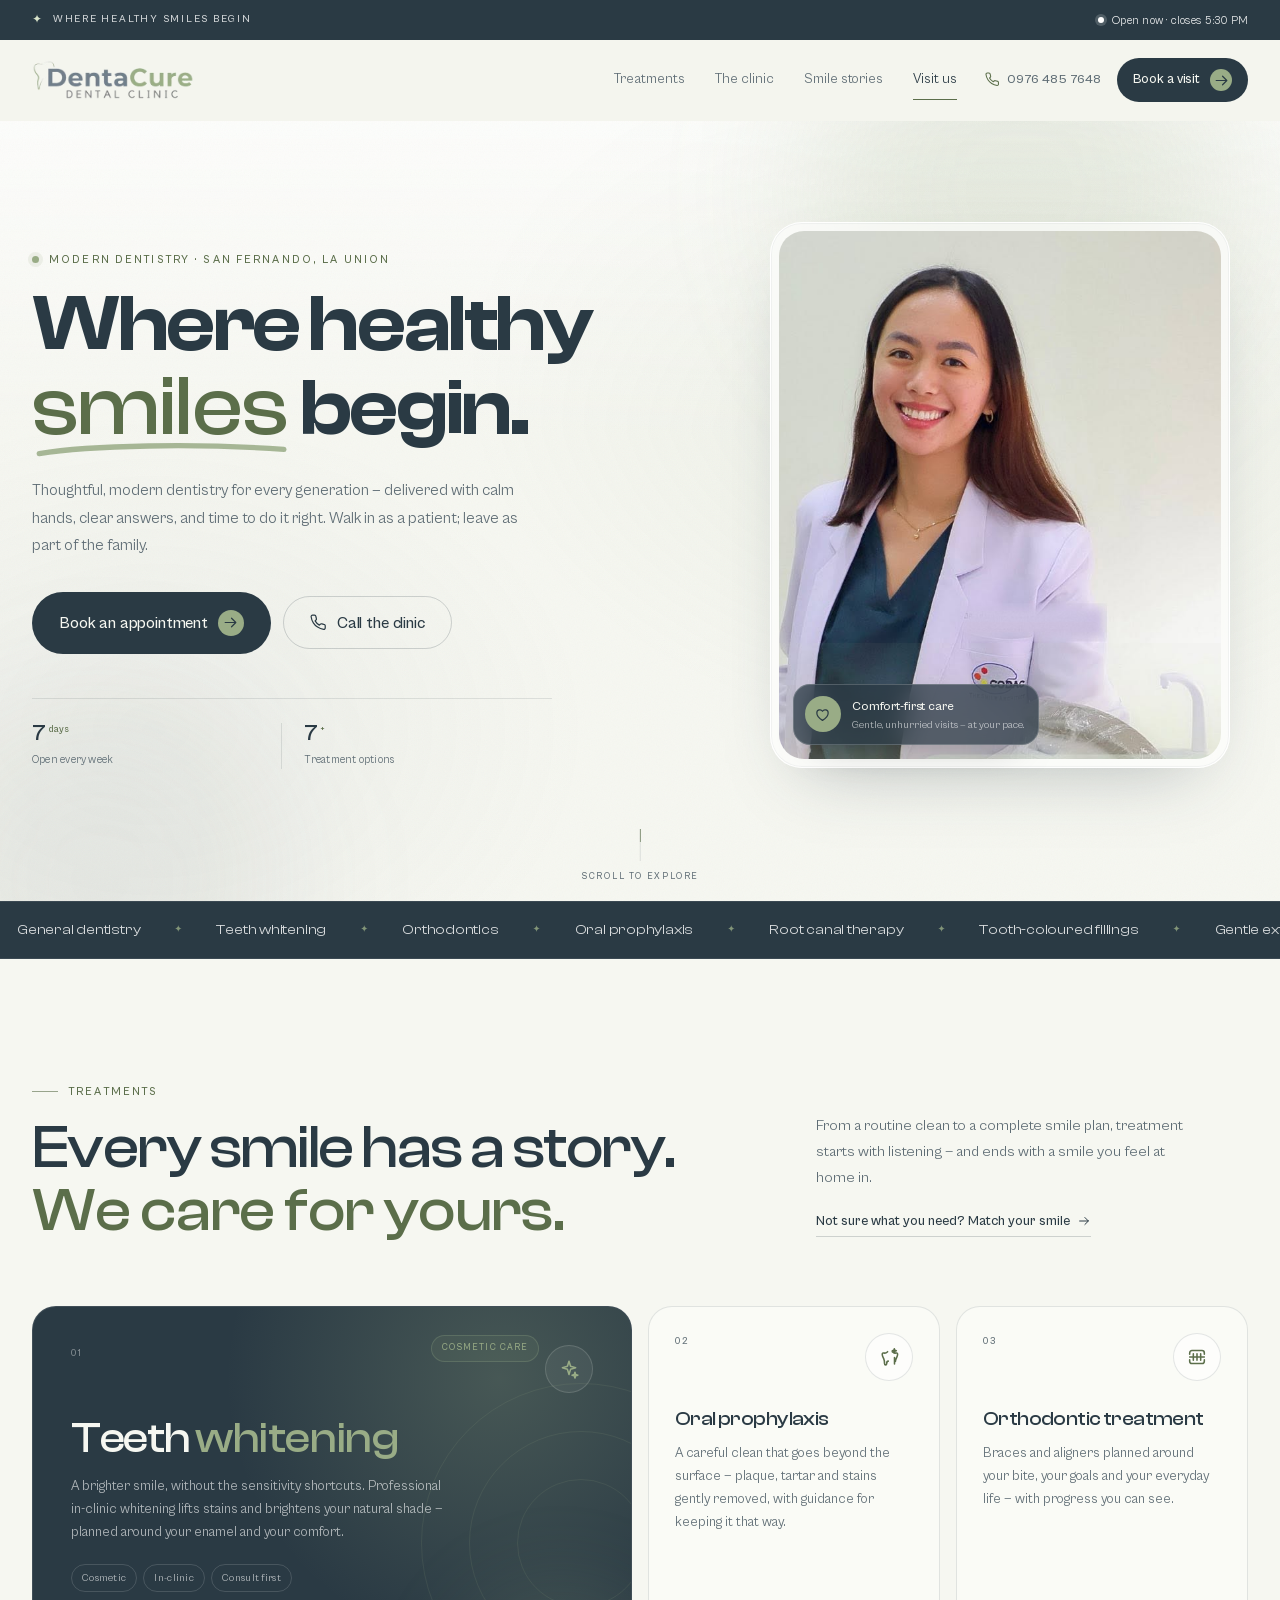
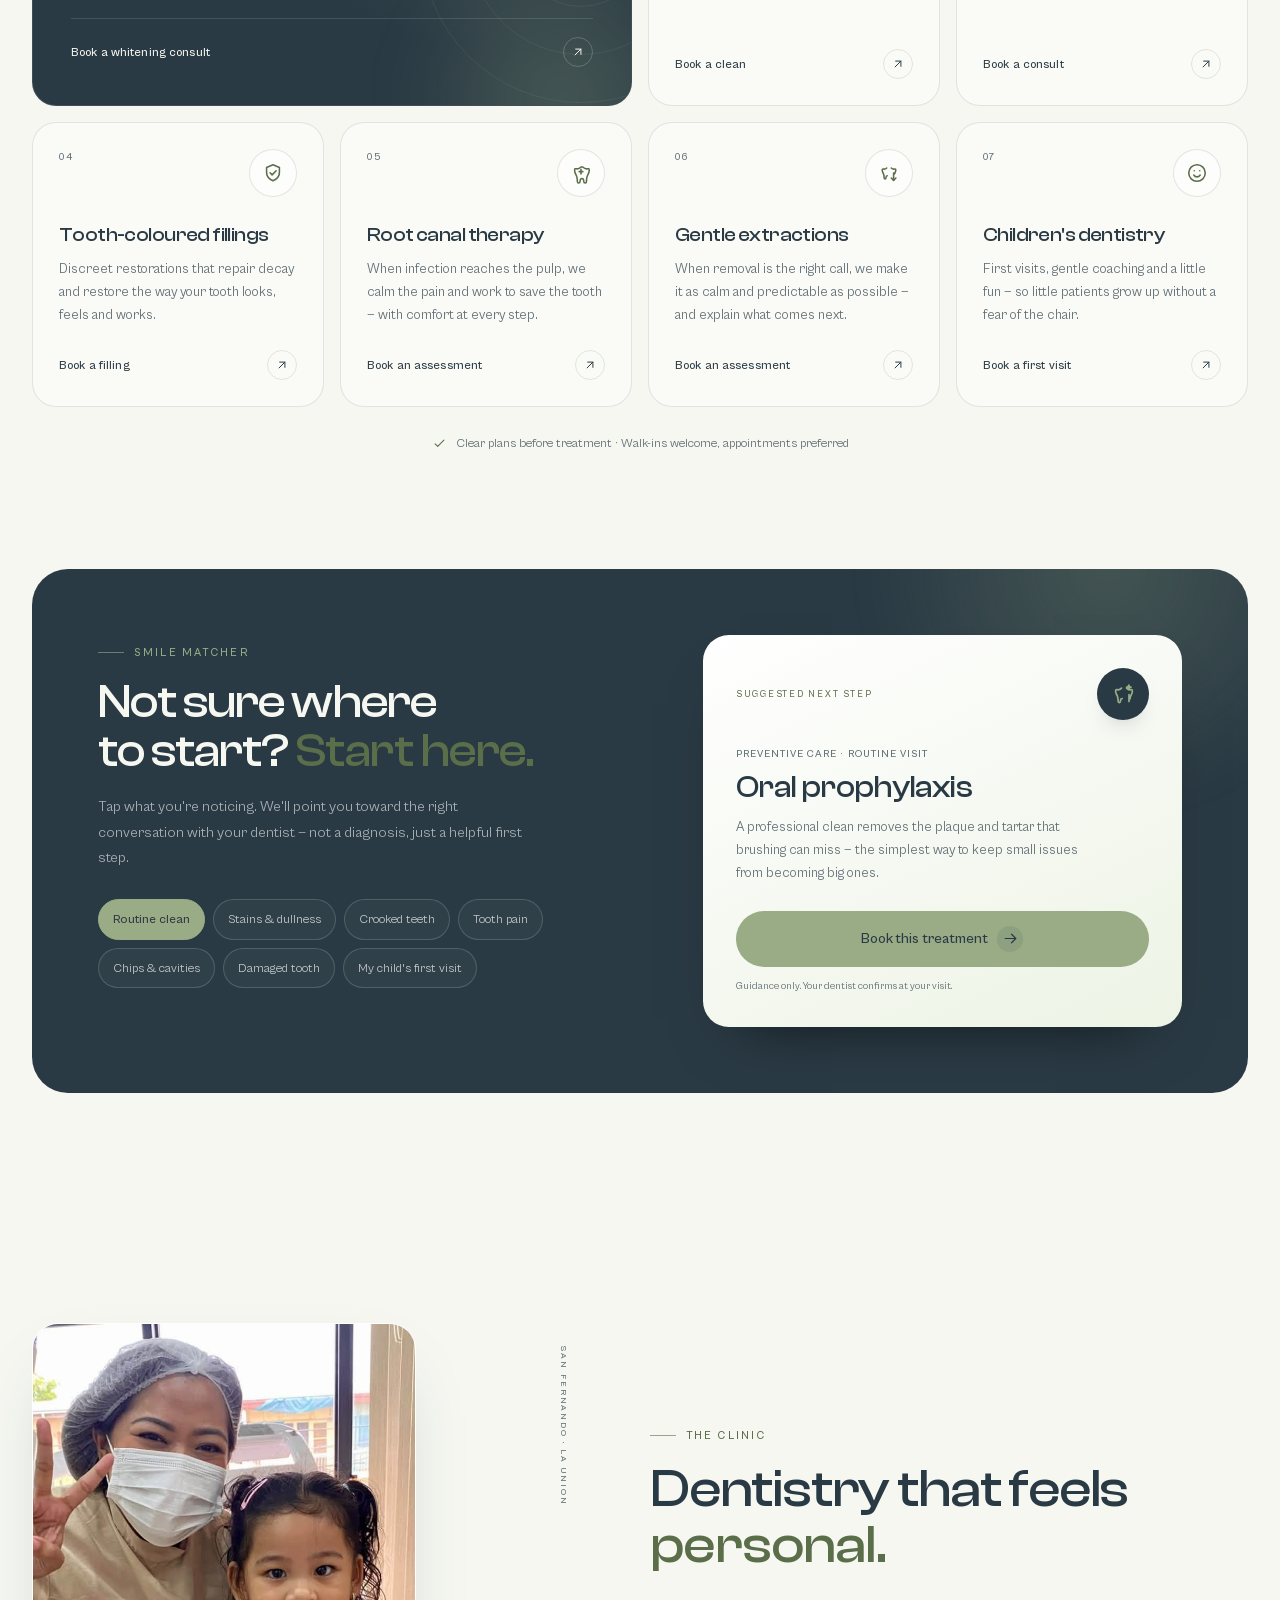
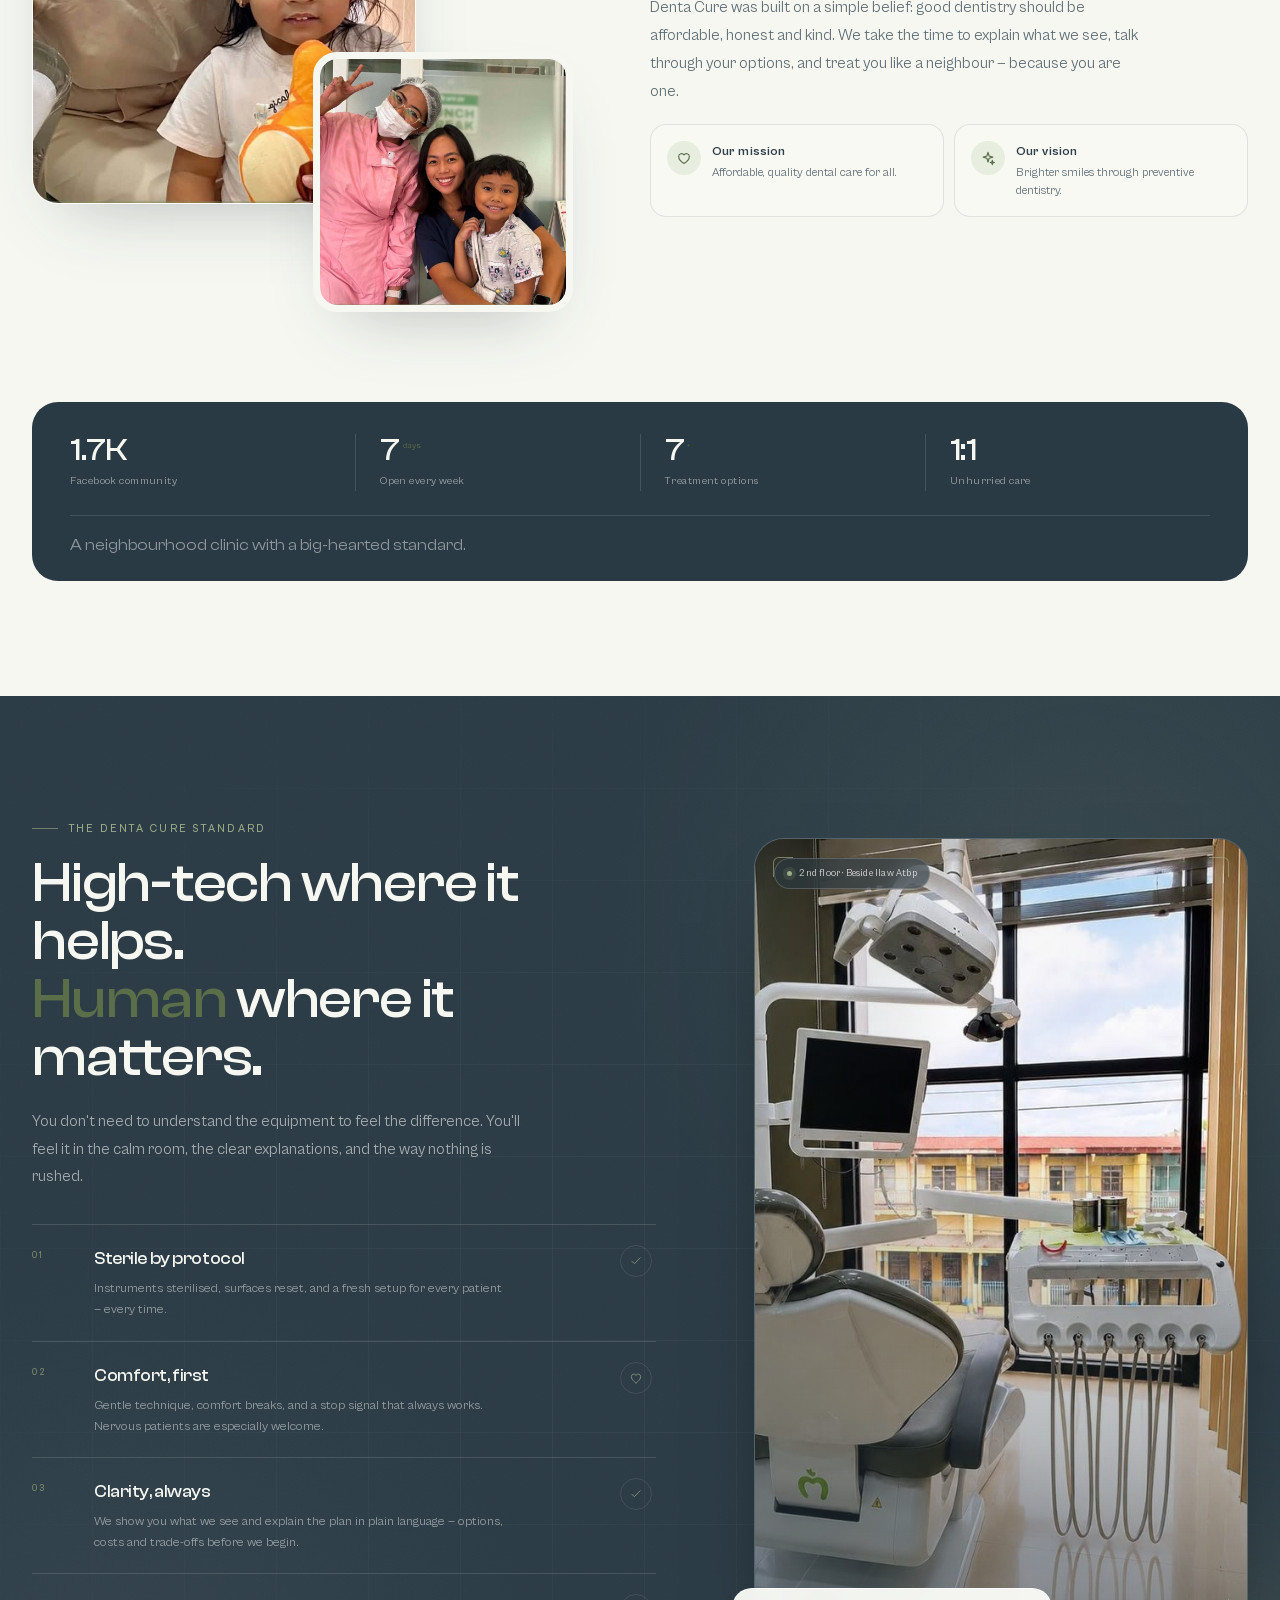
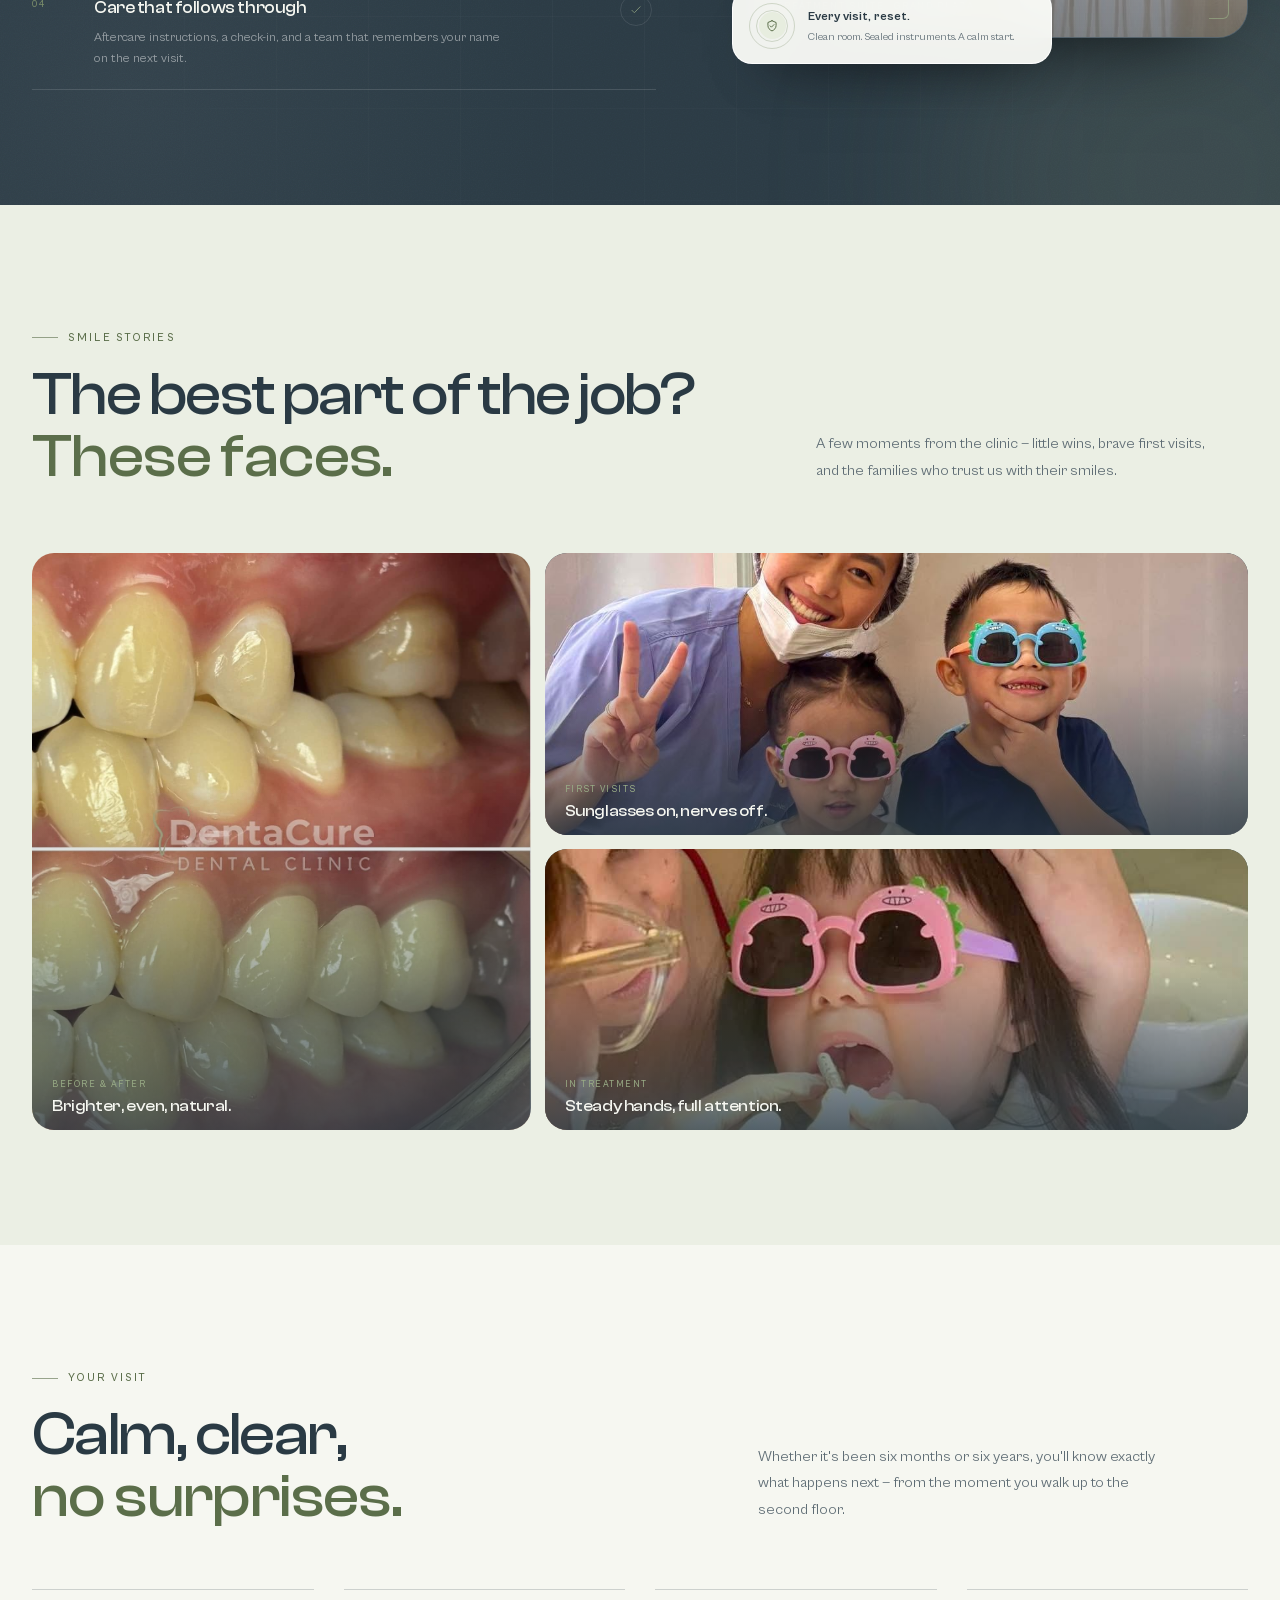
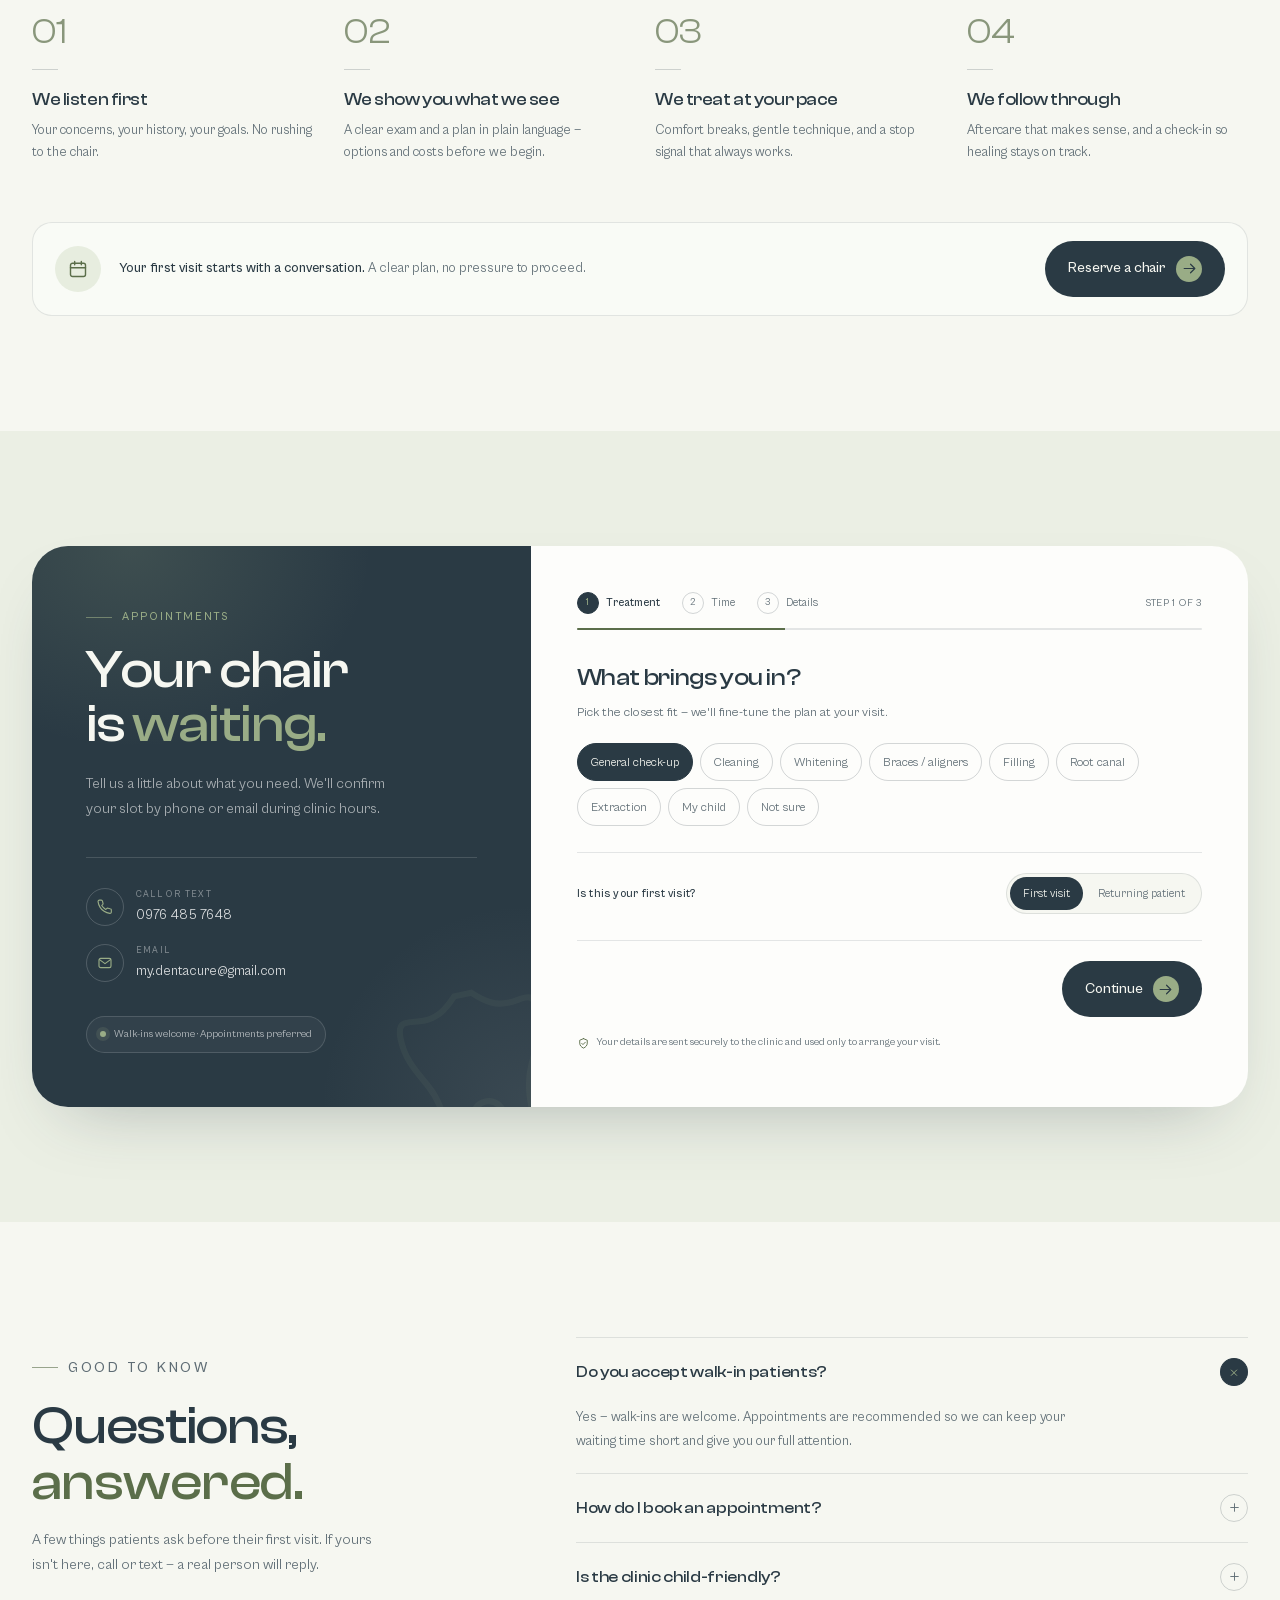
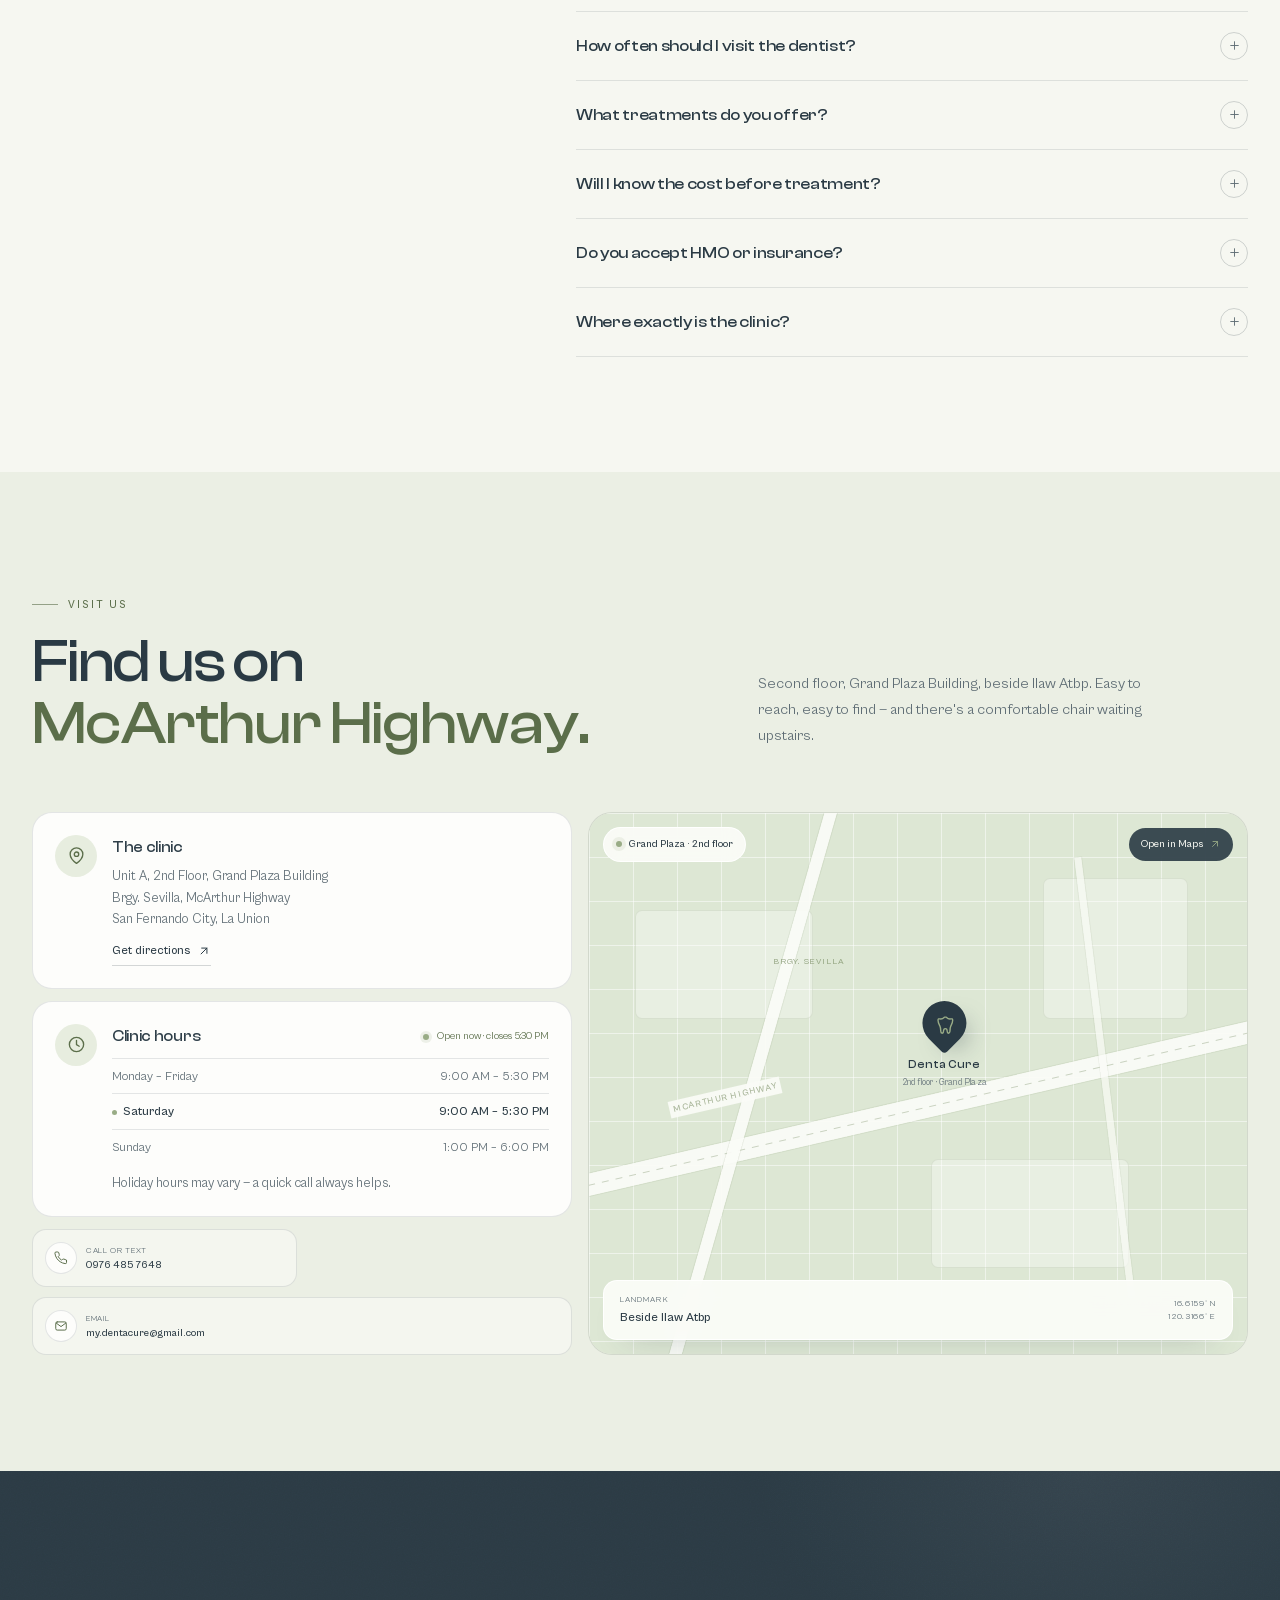
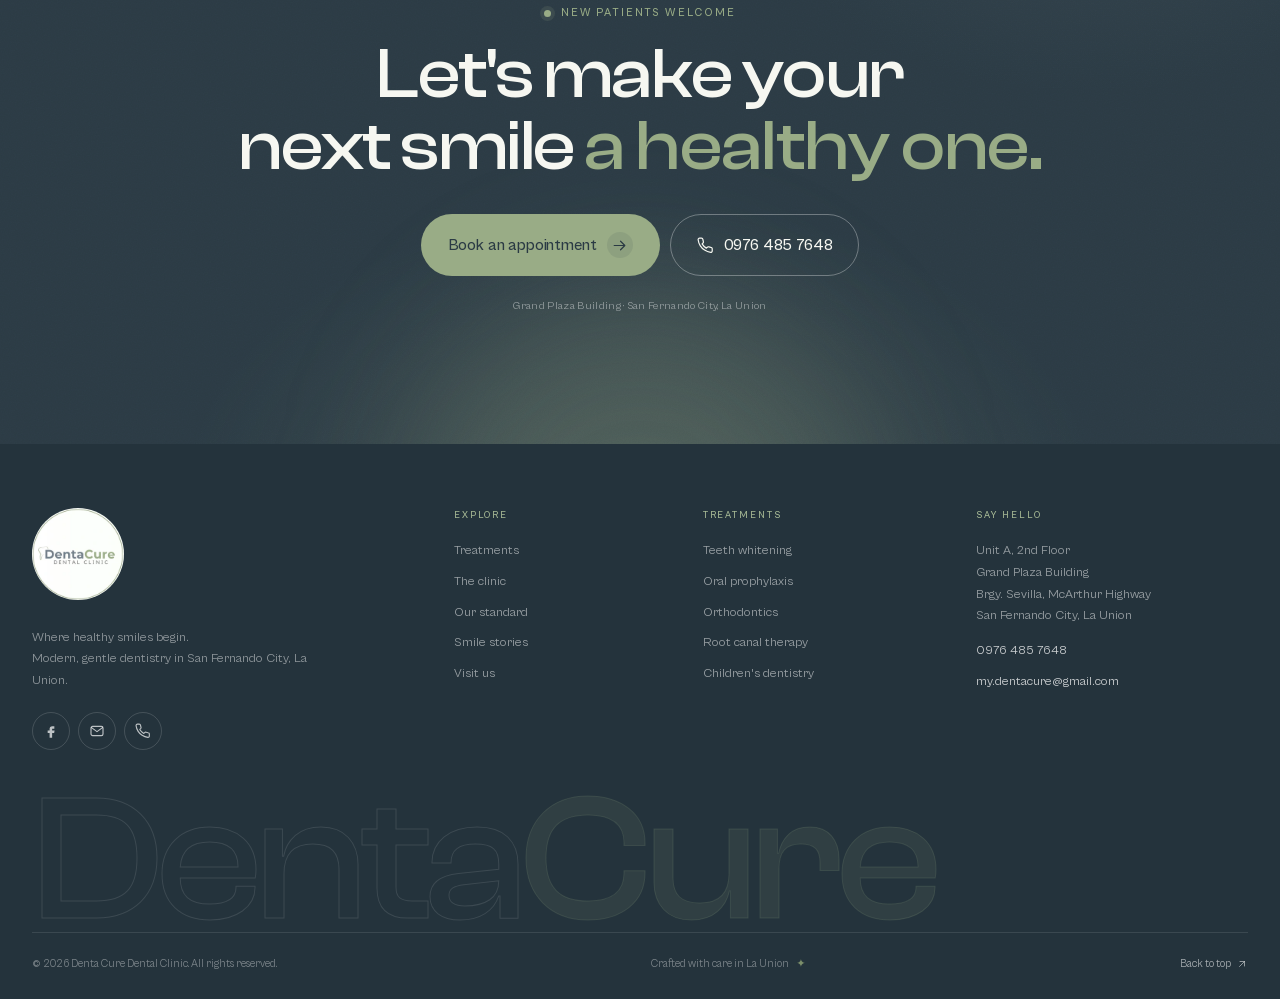
<file: index.html>
<!DOCTYPE html>
<html lang="en">
<head>
  <meta charset="utf-8">
  <meta name="viewport" content="width=device-width, initial-scale=1">
  <title>Denta Cure Dental Clinic — Dentist in San Fernando, La Union</title>
  <meta name="description" content="Gentle, modern dentistry in San Fernando City, La Union. Whitening, cleaning, orthodontics, fillings, root canals and children's dentistry. Book a visit.">
  <meta name="theme-color" content="#2a3a44">
  <meta name="color-scheme" content="light">

  <!-- Open Graph -->
  <meta property="og:title" content="Denta Cure Dental Clinic — Where healthy smiles begin">
  <meta property="og:description" content="Modern, gentle dentistry in the heart of San Fernando City, La Union. Clear plans, calm rooms, and care for every generation.">
  <meta property="og:type" content="website">
  <meta property="og:image" content="https://dentacure-dental-clinic.pages.dev/assets/img/dr-acosta-portrait.jpg?v=2">
  <meta property="og:image:width" content="1080">
  <meta property="og:image:height" content="800">
  <meta property="og:url" content="https://dentacure-dental-clinic.pages.dev/">
  <meta property="og:locale" content="en_PH">
  <meta name="twitter:card" content="summary_large_image">
  <meta name="twitter:image" content="https://dentacure-dental-clinic.pages.dev/assets/img/dr-acosta-portrait.jpg?v=2">
  <meta name="twitter:title" content="Denta Cure Dental Clinic — Dentist in San Fernando, La Union">
  <meta name="twitter:description" content="Gentle, modern dentistry in San Fernando City, La Union. Whitening, cleaning, orthodontics, fillings, root canals and children's dentistry.">

  <link rel="canonical" href="https://dentacure-dental-clinic.pages.dev/">
  <link rel="icon" href="assets/favicon.svg" type="image/svg+xml">
  <link rel="preload" href="assets/fonts/clash-display-600.woff2" as="font" type="font/woff2" crossorigin>
  <link rel="preload" href="assets/fonts/cabinet-grotesk-400.woff2" as="font" type="font/woff2" crossorigin>
  <link rel="stylesheet" href="assets/fonts/fonts.css?v=2">
  <link rel="stylesheet" href="styles.css?v=7">
  <script>document.documentElement.classList.add('js');</script>
</head>
<body>
  <a class="skip-link" href="#main">Skip to content</a>
  <div class="scroll-progress" aria-hidden="true"><span id="scrollProgress"></span></div>

  <!-- ============ ICON SPRITE ============ -->
  <svg class="sprite" aria-hidden="true" focusable="false" xmlns="http://www.w3.org/2000/svg">
    <symbol id="i-tooth" viewBox="0 0 24 24">
      <path d="M12 5.5c-1.5 1.5-2.5 2-4 2-1.5 0-3-1-3 1.5 0 2.5 1 4 2 6 1 2 1 4 1 6 0 1 .5 2 1.5 2s1.5-1 1.5-2c0-1.5.5-3 2-3s2 1.5 2 3c0 1 .5 2 1.5 2s1.5-1 1.5-2c0-2 0-4 1-6 1-2 2-3.5 2-6 0-2.5-1.5-1.5-3-1.5-1.5 0-2.5-.5-4-2Z"/>
    </symbol>
    <symbol id="i-sparkles" viewBox="0 0 24 24">
      <path d="M12 3.5 13.7 9l5.5 1.7-5.5 1.7L12 18l-1.7-5.6L4.8 10.7 10.3 9 12 3.5Z"/>
      <path d="M18.5 15.5 19.2 18l2.5.7-2.5.7-.7 2.5-.7-2.5-2.5-.7 2.5-.7.7-2.5Z"/>
    </symbol>
    <symbol id="i-shield" viewBox="0 0 24 24">
      <path d="M12 3 19 6v5.2c0 4.3-2.9 7.5-7 9.3-4.1-1.8-7-5-7-9.3V6l7-3Z"/>
      <path d="m8.8 11.8 2.2 2.2 4.4-4.4"/>
    </symbol>
    <symbol id="i-braces" viewBox="0 0 24 24">
      <path d="M4 9V7.5A2.5 2.5 0 0 1 6.5 5h11A2.5 2.5 0 0 1 20 7.5V9M4 15v1.5A2.5 2.5 0 0 0 6.5 19h11a2.5 2.5 0 0 0 2.5-2.5V15"/>
      <path d="M8 8.5v7M12 8.5v7M16 8.5v7M4 12h16"/>
    </symbol>
    <symbol id="i-root" viewBox="0 0 24 24">
      <path d="M12 5.5c-1.5 1.5-2.5 2-4 2-1.5 0-3-1-3 1.5 0 2.5 1 4 2 6 1 2 1 4 1 6 0 1 .5 2 1.5 2s1.5-1 1.5-2c0-1.5.5-3 2-3s2 1.5 2 3c0 1 .5 2 1.5 2s1.5-1 1.5-2c0-2 0-4 1-6 1-2 2-3.5 2-6 0-2.5-1.5-1.5-3-1.5-1.5 0-2.5-.5-4-2Z"/>
      <path d="M12 8v5M10 10.5h4"/>
    </symbol>
    <symbol id="i-extract" viewBox="0 0 24 24">
      <path d="M9.5 6.5c-1 1-1.7 1.3-2.8 1.3-1 0-2.1-.7-2.1 1 0 1.8.7 2.8 1.4 4.2.7 1.4.7 2.8.7 4.2 0 .7.3 1.4 1 1.4s1-.7 1-1.4c0-1 .4-2.1 1.4-2.1"/>
      <path d="M14.5 6.5c1 1 1.7 1.3 2.8 1.3 1 0 2.1-.7 2.1 1 0 1.8-.7 2.8-1.4 4.2M17 12v8"/>
      <path d="m14.5 17.5 2.5 2.5 2.5-2.5"/>
    </symbol>
    <symbol id="i-child" viewBox="0 0 24 24">
      <circle cx="12" cy="12" r="9"/>
      <path d="M8.5 14.2c.9 1.3 2.1 2 3.5 2s2.6-.7 3.5-2"/>
      <path d="M9 9.5h.01M15 9.5h.01"/>
    </symbol>
    <symbol id="i-cleaning" viewBox="0 0 24 24">
      <path d="M10.5 6.2c-1.2 1.2-2.1 1.6-3.3 1.6-1.3 0-2.6-.8-2.6 1.2 0 2.1.9 3.3 1.7 5 .8 1.7.8 3.3.8 5 0 .8.4 1.6 1.2 1.6.9 0 1.2-.8 1.2-1.6 0-1.2.4-2.5 1.7-2.5"/>
      <path d="M15.5 6.2c1.2 1.2 2.1 1.6 3.3 1.6 1.3 0 2.6-.8 2.6 1.2 0 2.1-.9 3.3-1.7 5-.4.9-.6 1.9-.7 2.9M18 12.5v7"/>
      <path d="m17.8 3 .5 1.6L20 5.2l-1.7.5-.5 1.7-.5-1.7-1.7-.5 1.7-.6.5-1.6Z"/>
    </symbol>
    <symbol id="i-arrow" viewBox="0 0 24 24">
      <path d="M4.5 12h15M13.5 6l6 6-6 6"/>
    </symbol>
    <symbol id="i-arrow-up" viewBox="0 0 24 24">
      <path d="M7 17 17 7M8 7h9v9"/>
    </symbol>
    <symbol id="i-phone" viewBox="0 0 24 24">
      <path d="M21.5 16.9v2.7a2 2 0 0 1-2.2 2 19.7 19.7 0 0 1-8.6-3.1 19.4 19.4 0 0 1-6-6A19.7 19.7 0 0 1 1.6 3.9 2 2 0 0 1 3.6 1.7h2.7a2 2 0 0 1 2 1.7c.1 1 .4 2 .7 2.9a2 2 0 0 1-.5 2.1L7.2 9.7a16 16 0 0 0 6 6l1.3-1.3a2 2 0 0 1 2.1-.5c.9.3 1.9.6 2.9.7a2 2 0 0 1 2 2.3Z"/>
    </symbol>
    <symbol id="i-pin" viewBox="0 0 24 24">
      <path d="M20 10.4c0 5.8-8 11.6-8 11.6s-8-5.8-8-11.6a8 8 0 0 1 16 0Z"/>
      <circle cx="12" cy="10.4" r="2.8"/>
    </symbol>
    <symbol id="i-clock" viewBox="0 0 24 24">
      <circle cx="12" cy="12" r="9"/><path d="M12 7v5.2l3.4 2"/>
    </symbol>
    <symbol id="i-calendar" viewBox="0 0 24 24">
      <rect x="3" y="5" width="18" height="16" rx="2.5"/><path d="M16 3v4M8 3v4M3 10.5h18"/>
    </symbol>
    <symbol id="i-mail" viewBox="0 0 24 24">
      <rect x="3" y="5" width="18" height="14" rx="2.5"/><path d="m3.8 7 8.2 6 8.2-6"/>
    </symbol>
    <symbol id="i-check" viewBox="0 0 24 24"><path d="m5 12.5 4.2 4.2L19 6.5"/></symbol>
    <symbol id="i-plus" viewBox="0 0 24 24"><path d="M12 5v14M5 12h14"/></symbol>
    <symbol id="i-facebook" viewBox="0 0 24 24">
      <path fill="currentColor" stroke="none" d="M14 8.5h3V4.8h-3c-2.9 0-4.1 1.8-4.1 4.1v2.4H7v3.7h2.9V22h3.8v-7h3l.7-3.7h-3.7V9.2c0-.5.2-.7.8-.7H14Z"/>
    </symbol>
    <symbol id="i-heart" viewBox="0 0 24 24">
      <path d="M12 20.3S4 15.5 4 9.8a4.3 4.3 0 0 1 8-2.3 4.3 4.3 0 0 1 8 2.3c0 5.7-8 10.5-8 10.5Z"/>
    </symbol>
  </svg>

  <!-- ============ TOP BAR ============ -->
  <div class="topbar">
    <div class="container topbar-inner">
      <p class="topbar-tag"><span class="topbar-star" aria-hidden="true">✦</span> Where healthy smiles begin</p>
      <div class="topbar-meta">
        <span class="live" data-open-status><i class="dot"></i><span>Open today · 9:00 AM – 5:30 PM</span></span>
      </div>
    </div>
  </div>

  <!-- ============ HEADER ============ -->
  <header class="site-header" id="siteHeader">
    <div class="container nav-inner">
      <a class="brand" href="#top" aria-label="Denta Cure Dental Clinic - home">
        <img class="brand-logo" src="assets/img/logo-lockup.webp" alt="" width="400" height="99" decoding="async">
      </a>

      <nav class="nav-links" aria-label="Primary">
        <a href="#treatments">Treatments</a>
        <a href="#clinic">The clinic</a>
        <a href="#stories">Smile stories</a>
        <a href="#visit">Visit us</a>
      </nav>

      <div class="nav-actions">
        <a class="nav-call" href="tel:+639764857648" aria-label="Call Denta Cure at 0976 485 7648">
          <svg class="ico"><use href="#i-phone"/></svg>
          <span>0976 485 7648</span>
        </a>
        <a class="btn btn-ink btn-sm" href="#booking">Book a visit <span class="btn-ico"><svg class="ico"><use href="#i-arrow"/></svg></span></a>
      </div>

      <button class="menu-toggle" id="menuToggle" type="button" aria-label="Open menu" aria-expanded="false" aria-controls="mobileMenu">
        <span></span><span></span>
      </button>
    </div>
  </header>

  <div class="mobile-menu" id="mobileMenu" aria-hidden="true">
    <div class="mobile-menu-inner">
      <nav aria-label="Mobile">
        <a href="#treatments"><span>01</span> Treatments</a>
        <a href="#clinic"><span>02</span> The clinic</a>
        <a href="#standard"><span>03</span> Our standard</a>
        <a href="#stories"><span>04</span> Smile stories</a>
        <a href="#visit"><span>05</span> Visit us</a>
        <a href="#booking"><span>06</span> Book a visit</a>
      </nav>
      <div class="mobile-menu-foot">
        <a class="btn btn-mint" href="tel:+639764857648"><svg class="ico"><use href="#i-phone"/></svg> Call the clinic</a>
        <p>Unit A, 2nd Floor, Grand Plaza Building<br>Brgy. Sevilla, San Fernando City, La Union</p>
      </div>
    </div>
  </div>

  <main id="main" tabindex="-1">
    <!-- ============ HERO ============ -->
    <section class="hero" id="top">
      <div class="hero-bg" aria-hidden="true">
        <div class="hero-grid-lines"></div>
        <div class="orb orb-a"></div>
        <div class="orb orb-b"></div>
        <div class="grain"></div>
      </div>

      <div class="container hero-inner">
        <div class="hero-copy">
          <p class="eyebrow reveal" data-reveal>
            <span class="pulse-dot" aria-hidden="true"></span>
            Modern dentistry · San Fernando, La Union
          </p>

          <h1 class="hero-title reveal" data-reveal style="--d:.06s">
            Where healthy<br>
            <span class="serif-accent">smiles<svg class="title-underline" viewBox="0 0 240 18" aria-hidden="true"><path d="M4 12c48-8 150-10 232-4"/></svg></span> begin.
          </h1>

          <p class="hero-lede reveal" data-reveal style="--d:.12s">
            Thoughtful, modern dentistry for every generation — delivered with calm hands, clear answers,
            and time to do it right. Walk in as a patient; leave as part of the family.
          </p>

          <div class="hero-actions reveal" data-reveal style="--d:.18s">
            <a class="btn btn-ink btn-lg" href="#booking">
              Book an appointment
              <span class="btn-ico"><svg class="ico"><use href="#i-arrow"/></svg></span>
            </a>
            <a class="btn btn-ghost btn-lg" href="tel:+639764857648">
              <svg class="ico"><use href="#i-phone"/></svg> Call the clinic
            </a>
          </div>

          <ul class="hero-metrics reveal" data-reveal style="--d:.24s">
            <li>
              <strong>7<sup>days</sup></strong>
              <span>Open every week</span>
            </li>
            <li>
              <strong>7<sup>+</sup></strong>
              <span>Treatment options</span>
            </li>
          </ul>
        </div>

        <div class="hero-stage reveal" data-reveal style="--d:.15s">
          <div class="hero-frame" id="heroFrame">
            <img src="assets/img/dr-acosta-portrait.jpg?v=2" width="1080" height="800"
                 alt="Dr. Pauline Trinidad-Acosta smiling in her white coat at Denta Cure Dental Clinic" fetchpriority="high">
            <div class="glass-panel hero-note">
              <span class="note-icon"><svg class="ico"><use href="#i-heart"/></svg></span>
              <span>
                <strong>Comfort-first care</strong>
                <small>Gentle, unhurried visits — at your pace.</small>
              </span>
            </div>
          </div>
        </div>
      </div>

      <a class="scroll-cue" href="#treatments" aria-label="Scroll to treatments">
        <span class="scroll-line" aria-hidden="true"></span>
        <span>Scroll to explore</span>
      </a>
    </section>

    <!-- ============ TICKER ============ -->
    <div class="ticker" aria-label="Treatments we offer">
      <div class="ticker-track">
        <div class="ticker-group">
          <span>General dentistry</span><i>✦</i>
          <span>Teeth whitening</span><i>✦</i>
          <span>Orthodontics</span><i>✦</i>
          <span>Oral prophylaxis</span><i>✦</i>
          <span>Root canal therapy</span><i>✦</i>
          <span>Tooth-coloured fillings</span><i>✦</i>
          <span>Gentle extractions</span><i>✦</i>
          <span>Children's dentistry</span><i>✦</i>
        </div>
        <div class="ticker-group" aria-hidden="true">
          <span>General dentistry</span><i>✦</i>
          <span>Teeth whitening</span><i>✦</i>
          <span>Orthodontics</span><i>✦</i>
          <span>Oral prophylaxis</span><i>✦</i>
          <span>Root canal therapy</span><i>✦</i>
          <span>Tooth-coloured fillings</span><i>✦</i>
          <span>Gentle extractions</span><i>✦</i>
          <span>Children's dentistry</span><i>✦</i>
        </div>
      </div>
    </div>

    <!-- ============ TREATMENTS ============ -->
    <section class="section treatments" id="treatments">
      <div class="container">
        <div class="section-head">
          <div>
            <p class="eyebrow reveal" data-reveal><span class="eyebrow-line" aria-hidden="true"></span> Treatments</p>
            <h2 class="reveal" data-reveal style="--d:.05s">Every smile has a story.<br><span class="serif-accent">We care for yours.</span></h2>
          </div>
          <div class="section-head-side reveal" data-reveal style="--d:.1s">
            <p>From a routine clean to a complete smile plan, treatment starts with listening — and ends with a smile you feel at home in.</p>
            <a class="text-link" href="#matcher">Not sure what you need? Match your smile <svg class="ico"><use href="#i-arrow"/></svg></a>
          </div>
        </div>

        <div class="services-grid">
          <article class="service-card service-feature reveal" data-reveal>
            <div class="card-glow" aria-hidden="true"></div>
            <div class="service-top">
              <span class="service-num">01</span>
              <span class="service-icon"><svg class="ico"><use href="#i-sparkles"/></svg></span>
            </div>
            <div class="feature-badge">Cosmetic care</div>
            <h3>Teeth <span class="serif-accent">whitening</span></h3>
            <p>A brighter smile, without the sensitivity shortcuts. Professional in-clinic whitening lifts stains and brightens your natural shade — planned around your enamel and your comfort.</p>
            <div class="tag-row">
              <span class="tag">Cosmetic</span>
              <span class="tag">In-clinic</span>
              <span class="tag">Consult first</span>
            </div>
            <a class="service-link" href="#booking" data-book="Teeth whitening">Book a whitening consult <span class="link-ico"><svg class="ico"><use href="#i-arrow-up"/></svg></span></a>
            <div class="feature-rings" aria-hidden="true"><span></span><span></span><span></span></div>
          </article>

          <article class="service-card reveal" data-reveal style="--d:.04s">
            <div class="service-top">
              <span class="service-num">02</span>
              <span class="service-icon"><svg class="ico"><use href="#i-cleaning"/></svg></span>
            </div>
            <h3>Oral prophylaxis</h3>
            <p>A careful clean that goes beyond the surface — plaque, tartar and stains gently removed, with guidance for keeping it that way.</p>
            <a class="service-link" href="#booking" data-book="Oral prophylaxis (cleaning)">Book a clean <span class="link-ico"><svg class="ico"><use href="#i-arrow-up"/></svg></span></a>
          </article>

          <article class="service-card reveal" data-reveal style="--d:.08s">
            <div class="service-top">
              <span class="service-num">03</span>
              <span class="service-icon"><svg class="ico"><use href="#i-braces"/></svg></span>
            </div>
            <h3>Orthodontic treatment</h3>
            <p>Braces and aligners planned around your bite, your goals and your everyday life — with progress you can see.</p>
            <a class="service-link" href="#booking" data-book="Orthodontic consultation">Book a consult <span class="link-ico"><svg class="ico"><use href="#i-arrow-up"/></svg></span></a>
          </article>

          <article class="service-card reveal" data-reveal style="--d:.12s">
            <div class="service-top">
              <span class="service-num">04</span>
              <span class="service-icon"><svg class="ico"><use href="#i-shield"/></svg></span>
            </div>
            <h3>Tooth-coloured fillings</h3>
            <p>Discreet restorations that repair decay and restore the way your tooth looks, feels and works.</p>
            <a class="service-link" href="#booking" data-book="Tooth filling / restoration">Book a filling <span class="link-ico"><svg class="ico"><use href="#i-arrow-up"/></svg></span></a>
          </article>

          <article class="service-card reveal" data-reveal style="--d:.16s">
            <div class="service-top">
              <span class="service-num">05</span>
              <span class="service-icon"><svg class="ico"><use href="#i-root"/></svg></span>
            </div>
            <h3>Root canal therapy</h3>
            <p>When infection reaches the pulp, we calm the pain and work to save the tooth — with comfort at every step.</p>
            <a class="service-link" href="#booking" data-book="Root canal treatment">Book an assessment <span class="link-ico"><svg class="ico"><use href="#i-arrow-up"/></svg></span></a>
          </article>

          <article class="service-card reveal" data-reveal style="--d:.2s">
            <div class="service-top">
              <span class="service-num">06</span>
              <span class="service-icon"><svg class="ico"><use href="#i-extract"/></svg></span>
            </div>
            <h3>Gentle extractions</h3>
            <p>When removal is the right call, we make it as calm and predictable as possible — and explain what comes next.</p>
            <a class="service-link" href="#booking" data-book="Tooth extraction">Book an assessment <span class="link-ico"><svg class="ico"><use href="#i-arrow-up"/></svg></span></a>
          </article>

          <article class="service-card reveal" data-reveal style="--d:.24s">
            <div class="service-top">
              <span class="service-num">07</span>
              <span class="service-icon"><svg class="ico"><use href="#i-child"/></svg></span>
            </div>
            <h3>Children's dentistry</h3>
            <p>First visits, gentle coaching and a little fun — so little patients grow up without a fear of the chair.</p>
            <a class="service-link" href="#booking" data-book="Children's dentistry">Book a first visit <span class="link-ico"><svg class="ico"><use href="#i-arrow-up"/></svg></span></a>
          </article>
        </div>

        <p class="services-note reveal" data-reveal>
          <svg class="ico"><use href="#i-check"/></svg>
          Clear plans before treatment · Walk-ins welcome, appointments preferred
        </p>
      </div>
    </section>

    <!-- ============ SMILE MATCHER ============ -->
    <section class="section matcher-section" id="matcher">
      <div class="container">
        <div class="matcher reveal" data-reveal>
          <div class="matcher-glow" aria-hidden="true"></div>
          <div class="matcher-copy">
            <p class="eyebrow eyebrow-light"><span class="eyebrow-line" aria-hidden="true"></span> Smile matcher</p>
            <h2>Not sure where<br>to start? <span class="serif-accent">Start here.</span></h2>
            <p>Tap what you're noticing. We'll point you toward the right conversation with your dentist — not a diagnosis, just a helpful first step.</p>
            <div class="matcher-options" role="group" aria-label="Choose what you are noticing">
              <button class="match-chip is-active" type="button" data-match="clean" aria-pressed="true">Routine clean</button>
              <button class="match-chip" type="button" data-match="stains" aria-pressed="false">Stains &amp; dullness</button>
              <button class="match-chip" type="button" data-match="crooked" aria-pressed="false">Crooked teeth</button>
              <button class="match-chip" type="button" data-match="pain" aria-pressed="false">Tooth pain</button>
              <button class="match-chip" type="button" data-match="cavity" aria-pressed="false">Chips &amp; cavities</button>
              <button class="match-chip" type="button" data-match="damaged" aria-pressed="false">Damaged tooth</button>
              <button class="match-chip" type="button" data-match="child" aria-pressed="false">My child's first visit</button>
            </div>
          </div>

          <div class="matcher-result" aria-live="polite">
            <div class="result-top">
              <span class="result-label">Suggested next step</span>
              <span class="result-icon" id="matchIcon"><svg class="ico"><use href="#i-cleaning"/></svg></span>
            </div>
            <p class="result-kicker" id="matchKicker">Preventive care · routine visit</p>
            <h3 id="matchTitle">Oral prophylaxis</h3>
            <p id="matchDesc">A professional clean removes the plaque and tartar that brushing can miss — the simplest way to keep small issues from becoming big ones.</p>
            <div class="result-foot">
              <a class="btn btn-mint" id="matchCta" href="#booking" data-book="Oral prophylaxis (cleaning)">Book this treatment <span class="btn-ico"><svg class="ico"><use href="#i-arrow"/></svg></span></a>
              <span class="result-note">Guidance only. Your dentist confirms at your visit.</span>
            </div>
          </div>
        </div>
      </div>
    </section>

    <!-- ============ CLINIC / ABOUT ============ -->
    <section class="section clinic" id="clinic">
      <div class="container clinic-grid">
        <div class="clinic-visual reveal" data-reveal>
          <figure class="clinic-photo clinic-photo-main">
            <img src="assets/img/little-patient.jpg" width="1080" height="910" loading="lazy"
                 alt="A young patient holding a stuffed toy beside her dentist at Denta Cure Dental Clinic">
          </figure>
          <figure class="clinic-photo clinic-photo-small">
            <img src="assets/img/smiling-patient.jpg" width="1080" height="910" loading="lazy"
                 alt="Two Denta Cure staff smiling with a young patient after her check-up">
          </figure>
          <div class="visual-label" aria-hidden="true">San Fernando · La Union</div>
        </div>

        <div class="clinic-copy">
          <p class="eyebrow reveal" data-reveal><span class="eyebrow-line" aria-hidden="true"></span> The clinic</p>
          <h2 class="reveal" data-reveal style="--d:.05s">Dentistry that feels<br><span class="serif-accent">personal.</span></h2>
          <p class="clinic-lede reveal" data-reveal style="--d:.1s">
            Denta Cure was built on a simple belief: good dentistry should be affordable, honest and kind.
            We take the time to explain what we see, talk through your options, and treat you like a
            neighbour — because you are one.
          </p>

          <div class="mv-grid reveal" data-reveal style="--d:.18s">
            <div class="mv-card">
              <span class="mv-icon"><svg class="ico"><use href="#i-heart"/></svg></span>
              <div>
                <h3>Our mission</h3>
                <p>Affordable, quality dental care for all.</p>
              </div>
            </div>
            <div class="mv-card">
              <span class="mv-icon"><svg class="ico"><use href="#i-sparkles"/></svg></span>
              <div>
                <h3>Our vision</h3>
                <p>Brighter smiles through preventive dentistry.</p>
              </div>
            </div>
          </div>
        </div>
      </div>

      <div class="container">
        <div class="stats-band reveal" data-reveal>
          <div class="stat">
            <strong>1.7K</strong>
            <span>Facebook community</span>
          </div>
          <div class="stat">
            <strong>7<sup>days</sup></strong>
            <span>Open every week</span>
          </div>
          <div class="stat">
            <strong>7<sup>+</sup></strong>
            <span>Treatment options</span>
          </div>
          <div class="stat">
            <strong>1:1</strong>
            <span>Unhurried care</span>
          </div>
          <p class="stats-note">A neighbourhood clinic with a big-hearted standard.</p>
        </div>
      </div>
    </section>

    <!-- ============ STANDARD / TECHNOLOGY ============ -->
    <section class="section standard" id="standard">
      <div class="standard-bg" aria-hidden="true">
        <div class="standard-grid-lines"></div>
        <div class="standard-orb"></div>
        <div class="grain"></div>
      </div>
      <div class="container standard-grid">
        <div class="standard-copy">
          <p class="eyebrow eyebrow-light reveal" data-reveal><span class="eyebrow-line" aria-hidden="true"></span> The Denta Cure standard</p>
          <h2 class="reveal" data-reveal style="--d:.05s">High-tech where it helps.<br><span class="serif-accent">Human</span> where it matters.</h2>
          <p class="standard-lede reveal" data-reveal style="--d:.1s">
            You don't need to understand the equipment to feel the difference. You'll feel it in the calm
            room, the clear explanations, and the way nothing is rushed.
          </p>
          <div class="standard-list">
            <div class="standard-item reveal" data-reveal style="--d:.14s">
              <span class="standard-num">01</span>
              <div>
                <h3>Sterile by protocol</h3>
                <p>Instruments sterilised, surfaces reset, and a fresh setup for every patient — every time.</p>
              </div>
              <span class="standard-mark"><svg class="ico"><use href="#i-check"/></svg></span>
            </div>
            <div class="standard-item reveal" data-reveal style="--d:.18s">
              <span class="standard-num">02</span>
              <div>
                <h3>Comfort, first</h3>
                <p>Gentle technique, comfort breaks, and a stop signal that always works. Nervous patients are especially welcome.</p>
              </div>
              <span class="standard-mark"><svg class="ico"><use href="#i-heart"/></svg></span>
            </div>
            <div class="standard-item reveal" data-reveal style="--d:.22s">
              <span class="standard-num">03</span>
              <div>
                <h3>Clarity, always</h3>
                <p>We show you what we see and explain the plan in plain language — options, costs and trade-offs before we begin.</p>
              </div>
              <span class="standard-mark"><svg class="ico"><use href="#i-check"/></svg></span>
            </div>
            <div class="standard-item reveal" data-reveal style="--d:.26s">
              <span class="standard-num">04</span>
              <div>
                <h3>Care that follows through</h3>
                <p>Aftercare instructions, a check-in, and a team that remembers your name on the next visit.</p>
              </div>
              <span class="standard-mark"><svg class="ico"><use href="#i-check"/></svg></span>
            </div>
          </div>
        </div>

        <div class="standard-visual reveal" data-reveal style="--d:.12s">
          <div class="suite-frame">
            <img src="assets/img/clinic-suite.jpg" width="580" height="940" loading="lazy"
                 alt="The treatment room at Denta Cure Dental Clinic with a modern dental chair and equipment">
            <div class="suite-overlay" aria-hidden="true"></div>
            <span class="corner tl"></span><span class="corner tr"></span>
            <span class="corner bl"></span><span class="corner br"></span>
            <span class="suite-label">Treatment suite <i>·</i> Grand Plaza</span>
          </div>
          <div class="sterile-card">
            <div class="sterile-ring" aria-hidden="true"><span></span><span></span><i><svg class="ico"><use href="#i-shield"/></svg></i></div>
            <div>
              <strong>Every visit, reset.</strong>
              <p>Clean room. Sealed instruments. A calm start.</p>
            </div>
          </div>
          <div class="suite-chip"><span class="pulse-dot"></span> 2nd floor · Beside Ilaw Atbp</div>
        </div>
      </div>
    </section>

    <!-- ============ STORIES / GALLERY ============ -->
    <section class="section stories" id="stories">
      <div class="container">
        <div class="section-head">
          <div>
            <p class="eyebrow reveal" data-reveal><span class="eyebrow-line" aria-hidden="true"></span> Smile stories</p>
            <h2 class="reveal" data-reveal style="--d:.05s">The best part of the job?<br><span class="serif-accent">These faces.</span></h2>
          </div>
          <div class="section-head-side reveal" data-reveal style="--d:.1s">
            <p>A few moments from the clinic — little wins, brave first visits, and the families who trust us with their smiles.</p>
          </div>
        </div>

        <div class="gallery reveal" data-reveal>
          <button class="gallery-item work-tile" type="button"
                  data-full="assets/img/work-whitening.jpg"
                  data-caption="Before and after — a brighter, more even smile."
                  aria-label="Open photo: before and after whitening result">
            <img src="assets/img/work-whitening.jpg" width="1187" height="1382" loading="lazy" alt="Close-up before and after view of a whitening result at Denta Cure Dental Clinic">
            <span class="gallery-shade" aria-hidden="true"></span>
            <span class="gallery-caption"><small>Before &amp; after</small><strong>Brighter, even, natural.</strong></span>
            <span class="gallery-zoom" aria-hidden="true"><svg class="ico"><use href="#i-plus"/></svg></span>
          </button>

          <button class="gallery-item wide-7" type="button"
                  data-full="assets/img/little-smiles.jpg"
                  data-caption="Sunglasses on, nerves off — three happy check-ups."
                  aria-label="Open photo: three young patients with sunglasses">
            <img src="assets/img/little-smiles.jpg" width="1080" height="930" loading="lazy" alt="Three young patients wearing playful sunglasses smiling with their dentist">
            <span class="gallery-shade" aria-hidden="true"></span>
            <span class="gallery-caption"><small>First visits</small><strong>Sunglasses on, nerves off.</strong></span>
            <span class="gallery-zoom" aria-hidden="true"><svg class="ico"><use href="#i-plus"/></svg></span>
          </button>

          <button class="gallery-item wide-7" type="button"
                  data-full="assets/img/treatment-care.jpg"
                  data-caption="Steady hands and full attention — the part you don't see."
                  aria-label="Open photo: a dentist treating a young patient">
            <img src="assets/img/treatment-care.jpg" width="1080" height="910" loading="lazy" alt="A dentist carefully treating a young patient at Denta Cure Dental Clinic">
            <span class="gallery-shade" aria-hidden="true"></span>
            <span class="gallery-caption"><small>In treatment</small><strong>Steady hands, full attention.</strong></span>
            <span class="gallery-zoom" aria-hidden="true"><svg class="ico"><use href="#i-plus"/></svg></span>
          </button>

        </div>
      </div>
    </section>

    <!-- ============ PROCESS ============ -->
    <section class="section process" id="process">
      <div class="container">
        <div class="process-head">
          <div>
            <p class="eyebrow reveal" data-reveal><span class="eyebrow-line" aria-hidden="true"></span> Your visit</p>
            <h2 class="reveal" data-reveal style="--d:.05s">Calm, clear,<br><span class="serif-accent">no surprises.</span></h2>
          </div>
          <p class="process-side reveal" data-reveal style="--d:.1s">
            Whether it's been six months or six years, you'll know exactly what happens next —
            from the moment you walk up to the second floor.
          </p>
        </div>

        <ol class="process-grid">
          <li class="process-step reveal" data-reveal>
            <span class="step-num">01</span>
            <span class="step-line" aria-hidden="true"></span>
            <h3>We listen first</h3>
            <p>Your concerns, your history, your goals. No rushing to the chair.</p>
          </li>
          <li class="process-step reveal" data-reveal style="--d:.06s">
            <span class="step-num">02</span>
            <span class="step-line" aria-hidden="true"></span>
            <h3>We show you what we see</h3>
            <p>A clear exam and a plan in plain language — options and costs before we begin.</p>
          </li>
          <li class="process-step reveal" data-reveal style="--d:.12s">
            <span class="step-num">03</span>
            <span class="step-line" aria-hidden="true"></span>
            <h3>We treat at your pace</h3>
            <p>Comfort breaks, gentle technique, and a stop signal that always works.</p>
          </li>
          <li class="process-step reveal" data-reveal style="--d:.18s">
            <span class="step-num">04</span>
            <span class="step-line" aria-hidden="true"></span>
            <h3>We follow through</h3>
            <p>Aftercare that makes sense, and a check-in so healing stays on track.</p>
          </li>
        </ol>

        <div class="process-cta reveal" data-reveal>
          <span class="process-cta-icon"><svg class="ico"><use href="#i-calendar"/></svg></span>
          <p><strong>Your first visit starts with a conversation.</strong> A clear plan, no pressure to proceed.</p>
          <a class="btn btn-ink" href="#booking">Reserve a chair <span class="btn-ico"><svg class="ico"><use href="#i-arrow"/></svg></span></a>
        </div>
      </div>
    </section>

    <!-- ============ BOOKING ============ -->
    <section class="section booking" id="booking">
      <div class="container">
        <div class="booking-shell reveal" data-reveal>
          <div class="booking-aside">
            <div class="booking-aside-bg" aria-hidden="true"></div>
            <p class="eyebrow eyebrow-light"><span class="eyebrow-line" aria-hidden="true"></span> Appointments</p>
            <h2>Your chair<br>is <span class="serif-accent">waiting.</span></h2>
            <p class="booking-lede">Tell us a little about what you need. We'll confirm your slot by phone or email during clinic hours.</p>

            <ul class="booking-contact">
              <li>
                <span class="booking-contact-icon"><svg class="ico"><use href="#i-phone"/></svg></span>
                <span><small>Call or text</small><a href="tel:+639764857648">0976 485 7648</a></span>
              </li>
              <li>
                <span class="booking-contact-icon"><svg class="ico"><use href="#i-mail"/></svg></span>
                <span><small>Email</small><a href="mailto:my.dentacure@gmail.com">my.dentacure@gmail.com</a></span>
              </li>
            </ul>

            <div class="booking-aside-note">
              <span class="pulse-dot"></span>
              Walk-ins welcome · Appointments preferred
            </div>
            <div class="booking-aside-mark" aria-hidden="true">
              <svg viewBox="0 0 24 24"><use href="#i-tooth"/></svg>
            </div>
          </div>

          <div class="booking-main">
            <div class="wizard-top">
              <div class="wizard-steps" aria-label="Booking progress">
                <span class="wizard-step is-active" data-step-indicator="1"><i>1</i> Treatment</span>
                <span class="wizard-step" data-step-indicator="2"><i>2</i> Time</span>
                <span class="wizard-step" data-step-indicator="3"><i>3</i> Details</span>
              </div>
              <span class="wizard-count" id="wizardCount">Step 1 of 3</span>
            </div>
            <div class="wizard-progress" aria-hidden="true"><span id="wizardBar"></span></div>

            <form class="booking-form" id="bookingForm" novalidate>
              <div class="hp-field" aria-hidden="true">
                <label for="company">Company</label>
                <input type="text" id="company" name="company" tabindex="-1" autocomplete="off">
              </div>
              <!-- STEP 1 -->
              <fieldset class="form-step is-active" data-step="1">
                <legend class="sr-only">Choose a treatment</legend>
                <h3>What brings you in?</h3>
                <p class="form-hint">Pick the closest fit — we'll fine-tune the plan at your visit.</p>
                <div class="service-picks" role="group" aria-label="Treatment">
                  <button type="button" class="pick is-active" data-pick="General check-up &amp; consultation" aria-pressed="true">General check-up</button>
                  <button type="button" class="pick" data-pick="Oral prophylaxis (cleaning)" aria-pressed="false">Cleaning</button>
                  <button type="button" class="pick" data-pick="Teeth whitening" aria-pressed="false">Whitening</button>
                  <button type="button" class="pick" data-pick="Orthodontic consultation" aria-pressed="false">Braces / aligners</button>
                  <button type="button" class="pick" data-pick="Tooth filling / restoration" aria-pressed="false">Filling</button>
                  <button type="button" class="pick" data-pick="Root canal treatment" aria-pressed="false">Root canal</button>
                  <button type="button" class="pick" data-pick="Tooth extraction" aria-pressed="false">Extraction</button>
                  <button type="button" class="pick" data-pick="Children's dentistry" aria-pressed="false">My child</button>
                  <button type="button" class="pick" data-pick="Something else / not sure" aria-pressed="false">Not sure</button>
                </div>

                <div class="first-visit">
                  <span class="field-label">Is this your first visit?</span>
                  <div class="toggle-group" role="group" aria-label="First visit">
                    <button type="button" class="toggle is-active" data-first="yes" aria-pressed="true">First visit</button>
                    <button type="button" class="toggle" data-first="no" aria-pressed="false">Returning patient</button>
                  </div>
                </div>
              </fieldset>

              <!-- STEP 2 -->
              <fieldset class="form-step" data-step="2" hidden>
                <legend class="sr-only">Choose a date and time</legend>
                <h3>When works for you?</h3>
                <p class="form-hint">Request a preferred slot. We'll confirm the exact time with you.</p>
                <div class="field-row">
                  <label class="field">
                    <span class="field-label">Preferred date</span>
                    <input type="date" id="preferredDate" name="date" required>
                  </label>
                  <div class="field field-flexible">
                    <span class="field-label">Running late?</span>
                    <label class="checkline"><input type="checkbox" id="flexibleDate"> <span>I'm flexible — suggest a time</span></label>
                  </div>
                </div>
                <div class="field">
                  <span class="field-label">Preferred time</span>
                  <div class="time-grid" id="timeGrid" role="group" aria-label="Preferred time"></div>
                  <p class="sunday-note" id="sundayNote" hidden><svg class="ico"><use href="#i-clock"/></svg> Sundays we're open 1:00–6:00 PM — seven days a week.</p>
                </div>
                <p class="form-error" id="step2Error" role="alert" hidden>Please choose a date and a time, or let us know you're flexible.</p>
              </fieldset>

              <!-- STEP 3 -->
              <fieldset class="form-step" data-step="3" hidden>
                <legend class="sr-only">Your details</legend>
                <h3>Last step — your details</h3>
                <p class="form-hint">We only ask for what we need to confirm your appointment.</p>
                <div class="field-row">
                  <label class="field">
                    <span class="field-label">Full name <i>*</i></span>
                    <input type="text" id="fullName" name="name" autocomplete="name" placeholder="e.g. Maria Santos" required>
                  </label>
                  <label class="field">
                    <span class="field-label">Mobile number <i>*</i></span>
                    <input type="tel" id="phone" name="phone" autocomplete="tel" inputmode="tel" placeholder="e.g. 0917 123 4567" required>
                  </label>
                </div>
                <label class="field">
                  <span class="field-label">Email <span class="optional">(optional)</span></span>
                  <input type="email" id="email" name="email" autocomplete="email" placeholder="you@email.com">
                </label>
                <label class="field">
                  <span class="field-label">Anything we should know? <span class="optional">(optional)</span></span>
                  <textarea id="notes" name="notes" rows="3" placeholder="Nervous patient, tooth sensitivity, PWD access, prior treatment…"></textarea>
                </label>
                <p class="form-error" id="step3Error" role="alert" hidden>Please add your name and mobile number so we can confirm.</p>

                <div class="booking-summary" id="bookingSummary" aria-live="polite"></div>

                <label class="checkline consent">
                  <input type="checkbox" id="consent">
                  <span>I understand this is an appointment <em>request</em>, not a confirmed booking. The clinic will confirm my slot by text or email.</span>
                </label>
                <p class="form-error" id="consentError" role="alert" hidden>Please tick the box so we can send your request.</p>
              </fieldset>

              <div class="wizard-actions">
                <button class="btn btn-ghost" type="button" id="wizardBack" hidden>Back</button>
                <button class="btn btn-ink" type="button" id="wizardNext">Continue <span class="btn-ico"><svg class="ico"><use href="#i-arrow"/></svg></span></button>
                <button class="btn btn-mint" type="submit" id="wizardSubmit" hidden>Send request <span class="btn-ico"><svg class="ico"><use href="#i-arrow"/></svg></span></button>
              </div>
            </form>

            <div class="booking-success" id="bookingSuccess" hidden aria-live="polite">
              <span class="success-icon"><svg class="ico"><use href="#i-check"/></svg></span>
              <p class="eyebrow"><span class="eyebrow-line" aria-hidden="true"></span> <span id="successEyebrow">Request sent</span></p>
              <h3 id="successTitle">You're on the list.</h3>
              <p class="success-copy" id="successCopy">We've sent your request. <strong>The clinic will confirm your slot by text or email</strong> during clinic hours.</p>
              <div class="success-summary" id="successSummary"></div>
              <div class="success-actions">
                <a class="btn btn-ink" id="emailAgain" href="mailto:my.dentacure@gmail.com" hidden>Send by email</a>
                <button class="btn btn-ghost" type="button" id="copyRequest">Copy request</button>
                <a class="btn btn-ghost" href="tel:+639764857648"><svg class="ico"><use href="#i-phone"/></svg> Call instead</a>
              </div>
              <button class="text-link reset-link" type="button" id="resetBooking">Make another request</button>
            </div>

            <p class="privacy-note"><svg class="ico"><use href="#i-shield"/></svg> Your details are sent securely to the clinic and used only to arrange your visit.</p>
          </div>
        </div>
      </div>
    </section>

    <!-- ============ FAQ ============ -->
    <section class="section faq" id="faq">
      <div class="container faq-grid">
        <div class="faq-copy">
          <p class="eyebrow reveal" data-reveal><span class="eyebrow-line" aria-hidden="true"></span> Good to know</p>
          <h2 class="reveal" data-reveal style="--d:.05s">Questions,<br><span class="serif-accent">answered.</span></h2>
          <p class="reveal" data-reveal style="--d:.1s">A few things patients ask before their first visit. If yours isn't here, call or text — a real person will reply.</p>
        </div>

        <div class="faq-list reveal" data-reveal style="--d:.08s">
          <div class="faq-item is-open">
            <button class="faq-question" type="button" aria-expanded="true" aria-controls="faq1">
              <span>Do you accept walk-in patients?</span><span class="faq-icon" aria-hidden="true"><svg class="ico"><use href="#i-plus"/></svg></span>
            </button>
            <div class="faq-answer" id="faq1"><div><p>Yes — walk-ins are welcome. Appointments are recommended so we can keep your waiting time short and give you our full attention.</p></div></div>
          </div>
          <div class="faq-item">
            <button class="faq-question" type="button" aria-expanded="false" aria-controls="faq2">
              <span>How do I book an appointment?</span><span class="faq-icon" aria-hidden="true"><svg class="ico"><use href="#i-plus"/></svg></span>
            </button>
            <div class="faq-answer" id="faq2"><div><p>Call or text <a href="tel:+639764857648">0976 485 7648</a>, use the booking form on this page, message us on Facebook, or drop by the clinic on the second floor of Grand Plaza Building.</p></div></div>
          </div>
          <div class="faq-item">
            <button class="faq-question" type="button" aria-expanded="false" aria-controls="faq3">
              <span>Is the clinic child-friendly?</span><span class="faq-icon" aria-hidden="true"><svg class="ico"><use href="#i-plus"/></svg></span>
            </button>
            <div class="faq-answer" id="faq3"><div><p>Very. We provide specialised care for children, with gentle coaching, a little fun, and plenty of patience for first-time nerves. Parents are welcome to stay close.</p></div></div>
          </div>
          <div class="faq-item">
            <button class="faq-question" type="button" aria-expanded="false" aria-controls="faq4">
              <span>How often should I visit the dentist?</span><span class="faq-icon" aria-hidden="true"><svg class="ico"><use href="#i-plus"/></svg></span>
            </button>
            <div class="faq-answer" id="faq4"><div><p>We recommend a check-up and professional clean every three to six months. If you're prone to gum issues, cavities or tartar build-up, your dentist may suggest a closer schedule.</p></div></div>
          </div>
          <div class="faq-item">
            <button class="faq-question" type="button" aria-expanded="false" aria-controls="faq5">
              <span>What treatments do you offer?</span><span class="faq-icon" aria-hidden="true"><svg class="ico"><use href="#i-plus"/></svg></span>
            </button>
            <div class="faq-answer" id="faq5"><div><p>General dentistry, oral prophylaxis, teeth whitening, orthodontics, tooth-coloured fillings, root canal therapy, extractions and children's dentistry. If you're unsure what you need, start with a check-up.</p></div></div>
          </div>
          <div class="faq-item">
            <button class="faq-question" type="button" aria-expanded="false" aria-controls="faq6">
              <span>Will I know the cost before treatment?</span><span class="faq-icon" aria-hidden="true"><svg class="ico"><use href="#i-plus"/></svg></span>
            </button>
            <div class="faq-answer" id="faq6"><div><p>Yes. We explain what we see, the options available and the costs involved before anything begins. Message us if you'd like an estimate before your visit.</p></div></div>
          </div>
          <div class="faq-item">
            <button class="faq-question" type="button" aria-expanded="false" aria-controls="faq7">
              <span>Do you accept HMO or insurance?</span><span class="faq-icon" aria-hidden="true"><svg class="ico"><use href="#i-plus"/></svg></span>
            </button>
            <div class="faq-answer" id="faq7"><div><p>Coverage depends on your provider and plan. Send us a message with your provider details and we'll confirm what's possible before you book.</p></div></div>
          </div>
          <div class="faq-item">
            <button class="faq-question" type="button" aria-expanded="false" aria-controls="faq8">
              <span>Where exactly is the clinic?</span><span class="faq-icon" aria-hidden="true"><svg class="ico"><use href="#i-plus"/></svg></span>
            </button>
            <div class="faq-answer" id="faq8"><div><p>Unit A, 2nd Floor, Grand Plaza Building, Brgy. Sevilla, McArthur Highway, San Fernando City, La Union — beside Ilaw Atbp. Look for the staircase and head up one floor.</p></div></div>
          </div>
        </div>
      </div>
    </section>

    <!-- ============ VISIT ============ -->
    <section class="section visit" id="visit">
      <div class="container">
        <div class="visit-head">
          <div>
            <p class="eyebrow reveal" data-reveal><span class="eyebrow-line" aria-hidden="true"></span> Visit us</p>
            <h2 class="reveal" data-reveal style="--d:.05s">Find us on<br><span class="serif-accent">McArthur Highway.</span></h2>
          </div>
          <p class="visit-side reveal" data-reveal style="--d:.1s">
            Second floor, Grand Plaza Building, beside Ilaw Atbp. Easy to reach, easy to find —
            and there's a comfortable chair waiting upstairs.
          </p>
        </div>

        <div class="visit-grid">
          <div class="visit-info reveal" data-reveal>
            <div class="info-card">
              <span class="info-icon"><svg class="ico"><use href="#i-pin"/></svg></span>
              <div>
                <h3>The clinic</h3>
                <p>Unit A, 2nd Floor, Grand Plaza Building<br>Brgy. Sevilla, McArthur Highway<br>San Fernando City, La Union</p>
                <a class="text-link" href="https://www.google.com/maps/dir/?api=1&destination=Grand+Plaza+Building+Sevilla+San+Fernando+City+La+Union" target="_blank" rel="noopener">Get directions <svg class="ico"><use href="#i-arrow-up"/></svg></a>
              </div>
            </div>

            <div class="info-card">
              <span class="info-icon"><svg class="ico"><use href="#i-clock"/></svg></span>
              <div class="info-card-grow">
                <div class="hours-head">
                  <h3>Clinic hours</h3>
                  <span class="live live-small" data-open-status><i class="dot"></i><span>Open now</span></span>
                </div>
                <table class="hours-table">
                  <tbody>
                    <tr data-days="1,2,3,4,5"><th>Monday – Friday</th><td>9:00 AM – 5:30 PM</td></tr>
                    <tr data-days="6"><th>Saturday</th><td>9:00 AM – 5:30 PM</td></tr>
                    <tr data-days="0"><th>Sunday</th><td>1:00 PM – 6:00 PM</td></tr>
                  </tbody>
                </table>
                <p class="hours-note">Holiday hours may vary — a quick call always helps.</p>
              </div>
            </div>

            <div class="visit-contact-row">
              <a class="contact-tile" href="tel:+639764857648">
                <span class="contact-tile-icon"><svg class="ico"><use href="#i-phone"/></svg></span>
                <span><small>Call or text</small><strong>0976 485 7648</strong></span>
              </a>
              <a class="contact-tile" href="mailto:my.dentacure@gmail.com">
                <span class="contact-tile-icon"><svg class="ico"><use href="#i-mail"/></svg></span>
                <span><small>Email</small><strong>my.dentacure@gmail.com</strong></span>
              </a>
            </div>
          </div>

          <div class="visit-map reveal" data-reveal style="--d:.1s">
            <div class="map-fallback" aria-hidden="true">
              <span class="map-block block-a"></span>
              <span class="map-block block-b"></span>
              <span class="map-block block-c"></span>
              <span class="map-road road-a"></span>
              <span class="map-road road-b"></span>
              <span class="map-road road-c"></span>
              <span class="map-label label-a">McArthur Highway</span>
              <span class="map-label label-b">Brgy. Sevilla</span>
              <span class="map-label label-c">San Fernando City</span>
              <span class="map-pin-fallback">
                <svg viewBox="0 0 24 24"><use href="#i-tooth"/></svg>
                <strong>Denta Cure</strong>
                <small>2nd floor · Grand Plaza</small>
              </span>
            </div>
            <iframe
              title="Map showing Grand Plaza Building, San Fernando City, La Union"
              src="https://www.google.com/maps?q=Grand%20Plaza%20Building%2C%20Sevilla%2C%20San%20Fernando%20City%2C%20La%20Union&output=embed"
              loading="lazy" referrerpolicy="no-referrer-when-downgrade" allowfullscreen></iframe>
            <div class="map-top">
              <span class="map-pill"><span class="pulse-dot"></span> Grand Plaza · 2nd floor</span>
              <a class="map-open" href="https://www.google.com/maps/search/?api=1&query=Grand+Plaza+Building+Sevilla+San+Fernando+City+La+Union" target="_blank" rel="noopener">Open in Maps <svg class="ico"><use href="#i-arrow-up"/></svg></a>
            </div>
            <div class="map-bottom">
              <div>
                <small>Landmark</small>
                <strong>Beside Ilaw Atbp</strong>
              </div>
              <span class="map-code">16.6159° N<br>120.3166° E</span>
            </div>
          </div>
        </div>
      </div>
    </section>

    <!-- ============ FINAL CTA ============ -->
    <section class="final-cta">
      <div class="final-bg" aria-hidden="true"><div class="orb orb-c"></div><div class="grain"></div></div>
      <div class="container final-inner reveal" data-reveal>
        <p class="eyebrow eyebrow-light"><span class="pulse-dot"></span> New patients welcome</p>
        <h2>Let's make your<br>next smile <span class="serif-accent">a healthy one.</span></h2>
        <div class="final-actions">
          <a class="btn btn-mint btn-lg" href="#booking">Book an appointment <span class="btn-ico"><svg class="ico"><use href="#i-arrow"/></svg></span></a>
          <a class="btn btn-outline-light btn-lg" href="tel:+639764857648"><svg class="ico"><use href="#i-phone"/></svg> 0976 485 7648</a>
        </div>
        <p class="final-note">Grand Plaza Building · San Fernando City, La Union</p>
      </div>
    </section>
  </main>

  <!-- ============ FOOTER ============ -->
  <footer class="site-footer">
    <div class="container footer-top">
      <div class="footer-brand">
        <a class="brand brand-light" href="#top" aria-label="Denta Cure Dental Clinic — back to top">
          <img class="brand-badge" src="assets/img/logo.webp" alt="" width="240" height="240" loading="lazy" decoding="async">
        </a>
        <p>Where healthy smiles begin.<br>Modern, gentle dentistry in San Fernando City, La Union.</p>
        <div class="footer-social">
          <a href="https://www.facebook.com/profile.php?id=61559999121667" target="_blank" rel="noopener" aria-label="Denta Cure on Facebook"><svg class="ico"><use href="#i-facebook"/></svg></a>
          <a href="mailto:my.dentacure@gmail.com" aria-label="Email Denta Cure"><svg class="ico"><use href="#i-mail"/></svg></a>
          <a href="tel:+639764857648" aria-label="Call Denta Cure"><svg class="ico"><use href="#i-phone"/></svg></a>
        </div>
      </div>

      <div class="footer-col">
        <h3>Explore</h3>
        <a href="#treatments">Treatments</a>
        <a href="#clinic">The clinic</a>
        <a href="#standard">Our standard</a>
        <a href="#stories">Smile stories</a>
        <a href="#visit">Visit us</a>
      </div>

      <div class="footer-col">
        <h3>Treatments</h3>
        <a href="#booking" data-book="Teeth whitening">Teeth whitening</a>
        <a href="#booking" data-book="Oral prophylaxis (cleaning)">Oral prophylaxis</a>
        <a href="#booking" data-book="Orthodontic consultation">Orthodontics</a>
        <a href="#booking" data-book="Root canal treatment">Root canal therapy</a>
        <a href="#booking" data-book="Children's dentistry">Children's dentistry</a>
      </div>

      <div class="footer-col footer-contact">
        <h3>Say hello</h3>
        <p>Unit A, 2nd Floor<br>Grand Plaza Building<br>Brgy. Sevilla, McArthur Highway<br>San Fernando City, La Union</p>
        <a href="tel:+639764857648">0976 485 7648</a>
        <a href="mailto:my.dentacure@gmail.com">my.dentacure@gmail.com</a>
      </div>
    </div>

    <div class="container footer-mark" aria-hidden="true">Denta<span>Cure</span></div>

    <div class="container footer-bottom">
      <p>© <span id="year">2026</span> Denta Cure Dental Clinic. All rights reserved.</p>
      <p class="footer-credit">Crafted with care in La Union <span aria-hidden="true">✦</span></p>
      <a class="back-top" href="#top">Back to top <svg class="ico"><use href="#i-arrow-up"/></svg></a>
    </div>
  </footer>

  <!-- ============ MOBILE ACTION BAR ============ -->
  <div class="mobile-bar">
    <a href="tel:+639764857648"><svg class="ico"><use href="#i-phone"/></svg> Call</a>
    <a class="mobile-bar-primary" href="#booking">Book a visit <svg class="ico"><use href="#i-arrow"/></svg></a>
  </div>

  <!-- ============ LIGHTBOX ============ -->
  <dialog class="lightbox" id="lightbox" aria-label="Photo viewer">
    <div class="lightbox-inner">
      <button class="lightbox-close" id="lightboxClose" type="button" aria-label="Close photo viewer"><span aria-hidden="true">×</span></button>
      <button class="lightbox-nav prev" id="lightboxPrev" type="button" aria-label="Previous photo"><svg class="ico"><use href="#i-arrow"/></svg></button>
      <figure>
        <img id="lightboxImg" alt="" decoding="async">
        <figcaption>
          <span id="lightboxCaption">A brave little patient, all smiles after her visit.</span>
          <span class="lightbox-count" id="lightboxCount">1 / 3</span>
        </figcaption>
      </figure>
      <button class="lightbox-nav next" id="lightboxNext" type="button" aria-label="Next photo"><svg class="ico"><use href="#i-arrow"/></svg></button>
    </div>
  </dialog>

  <!-- Structured data -->
  <script type="application/ld+json">
  {
    "@context": "https://schema.org",
    "@type": "Dentist",
    "name": "Denta Cure Dental Clinic",
    "description": "Modern, gentle dental care in San Fernando City, La Union. General dentistry, teeth whitening, orthodontics, fillings, root canal therapy, extractions and children's dentistry.",
    "slogan": "Where healthy smiles begin.",
    "telephone": "+63-976-485-7648",
    "email": "my.dentacure@gmail.com",
    "url": "https://dentacure-dental-clinic.pages.dev/",
    "image": "https://dentacure-dental-clinic.pages.dev/assets/img/dr-acosta-portrait.jpg?v=2",
    "logo": "https://dentacure-dental-clinic.pages.dev/assets/img/logo.webp",
    "priceRange": "₱₱",
    "hasMap": "https://www.google.com/maps/search/?api=1&query=Grand+Plaza+Building+Sevilla+San+Fernando+City+La+Union",
    "geo": {
      "@type": "GeoCoordinates",
      "latitude": 16.6159,
      "longitude": 120.3166
    },
    "areaServed": {
      "@type": "City",
      "name": "San Fernando City"
    },
    "address": {
      "@type": "PostalAddress",
      "streetAddress": "Unit A, 2nd Floor, Grand Plaza Building, Brgy. Sevilla, McArthur Highway",
      "addressLocality": "San Fernando City",
      "addressRegion": "La Union",
      "addressCountry": "PH"
    },
    "sameAs": ["https://www.facebook.com/profile.php?id=61559999121667"],
    "openingHoursSpecification": [
      {
        "@type": "OpeningHoursSpecification",
        "dayOfWeek": ["Monday","Tuesday","Wednesday","Thursday","Friday","Saturday"],
        "opens": "09:00",
        "closes": "17:30"
      },
      {
        "@type": "OpeningHoursSpecification",
        "dayOfWeek": "Sunday",
        "opens": "13:00",
        "closes": "18:00"
      }
    ]
  }
  </script>
  <script src="script.js?v=4"></script>
</body>
</html>
</file>
<file: assets/fonts/fonts.css>
@font-face {
  font-family: "Clash Display";
  src: url("clash-display-400.woff2") format("woff2");
  font-weight: 400;
  font-style: normal;
  font-display: swap;
}

@font-face {
  font-family: "Clash Display";
  src: url("clash-display-500.woff2") format("woff2");
  font-weight: 500;
  font-style: normal;
  font-display: swap;
}

@font-face {
  font-family: "Clash Display";
  src: url("clash-display-600.woff2") format("woff2");
  font-weight: 600;
  font-style: normal;
  font-display: swap;
}

@font-face {
  font-family: "Clash Display";
  src: url("clash-display-700.woff2") format("woff2");
  font-weight: 700;
  font-style: normal;
  font-display: swap;
}

@font-face {
  font-family: "Cabinet Grotesk";
  src: url("cabinet-grotesk-300.woff2") format("woff2");
  font-weight: 300;
  font-style: normal;
  font-display: swap;
}

@font-face {
  font-family: "Cabinet Grotesk";
  src: url("cabinet-grotesk-400.woff2") format("woff2");
  font-weight: 400;
  font-style: normal;
  font-display: swap;
}

@font-face {
  font-family: "Cabinet Grotesk";
  src: url("cabinet-grotesk-500.woff2") format("woff2");
  font-weight: 500;
  font-style: normal;
  font-display: swap;
}

@font-face {
  font-family: "Cabinet Grotesk";
  src: url("cabinet-grotesk-700.woff2") format("woff2");
  font-weight: 700;
  font-style: normal;
  font-display: swap;
}

@font-face {
  font-family: "Cabinet Grotesk";
  src: url("cabinet-grotesk-800.woff2") format("woff2");
  font-weight: 800;
  font-style: normal;
  font-display: swap;
}
</file>
<file: styles.css>
/* ==========================================================================
   Denta Cure Dental Clinic — website styles
   Palette: deep green ink / luminous mint / warm paper / sage
   ========================================================================== */

/* ---------- 1. Tokens & reset ---------- */
:root {
  --ink: #2a3a44;
  --ink-soft: #344550;
  --ink-2: #3d4f5b;
  --cream: #f6f7f1;
  --cream-deep: #ebefe4;
  --paper: #fdfdfb;
  --white: #ffffff;
  --mint: #99ac86;
  --mint-bright: #b3c4a2;
  --mint-pale: #e7eddf;
  --sage: #7c8f6b;
  --sage-deep: #5b6e4a;
  --sage-pale: #e9eedf;
  --text: #2f3f49;
  --muted: #5e6c74;
  --muted-light: #9aa6ac;
  --line: rgba(42, 58, 68, 0.12);
  --line-strong: rgba(42, 58, 68, 0.2);
  --line-light: rgba(255, 255, 255, 0.16);
  --coral: #a9714f;

  --font-display: "Clash Display", "Segoe UI", system-ui, sans-serif;
  --font-body: "Cabinet Grotesk", "Segoe UI", system-ui, sans-serif;

  --radius: 28px;
  --radius-sm: 18px;
  --radius-xs: 12px;
  --container: 1240px;

  --ease: cubic-bezier(0.22, 1, 0.36, 1);
  --ease-soft: cubic-bezier(0.4, 0, 0.2, 1);

  --shadow-soft: 0 30px 70px -35px rgba(42, 58, 68, 0.35);
  --shadow-card: 0 20px 45px -28px rgba(42, 58, 68, 0.28);
}

*,
*::before,
*::after {
  box-sizing: border-box;
}

html {
  scroll-behavior: smooth;
  scroll-padding-top: 96px;
  -webkit-text-size-adjust: 100%;
}

body {
  margin: 0;
  font-family: var(--font-body);
  font-size: 16px;
  line-height: 1.65;
  color: var(--text);
  background: var(--cream);
  -webkit-font-smoothing: antialiased;
  -moz-osx-font-smoothing: grayscale;
  overflow-x: hidden;
}

body.menu-open {
  overflow: hidden;
}

main {
  display: block;
}

img,
svg,
iframe {
  display: block;
  max-width: 100%;
}

img {
  height: auto;
}

a {
  color: inherit;
  text-decoration: none;
}

button,
input,
textarea,
select {
  font: inherit;
  color: inherit;
}

button {
  cursor: pointer;
  background: none;
  border: 0;
  padding: 0;
}

h1, h2, h3, h4, p, figure, blockquote {
  margin: 0;
}

ul, ol {
  margin: 0;
  padding: 0;
  list-style: none;
}

::selection {
  background: var(--mint);
  color: var(--ink);
}

:focus-visible {
  outline: 2px solid var(--sage-deep);
  outline-offset: 3px;
  border-radius: 4px;
}

.dark-section :focus-visible,
.site-footer :focus-visible,
.mobile-menu :focus-visible {
  outline-color: var(--mint);
}

/* ---------- 2. Utilities ---------- */
.container {
  width: min(var(--container), calc(100% - 64px));
  margin-inline: auto;
}

.section {
  position: relative;
  padding: clamp(76px, 9vw, 138px) 0;
}

.sr-only {
  position: absolute;
  width: 1px;
  height: 1px;
  padding: 0;
  margin: -1px;
  overflow: hidden;
  clip: rect(0 0 0 0);
  white-space: nowrap;
  border: 0;
}

.sprite {
  position: absolute;
  width: 0;
  height: 0;
  overflow: hidden;
}

[hidden] {
  display: none !important;
}

.ico {
  width: 18px;
  height: 18px;
  flex: none;
  fill: none;
  stroke: currentColor;
  stroke-width: 1.7;
  stroke-linecap: round;
  stroke-linejoin: round;
}

.serif-accent {
  font-family: var(--font-display);
  font-style: normal;
  font-weight: 500;
  letter-spacing: -0.01em;
  line-height: 1;
}

.eyebrow {
  display: inline-flex;
  align-items: center;
  gap: 10px;
  margin: 0 0 18px;
  font-family: var(--font-body);
  font-size: 0.7rem;
  font-weight: 500;
  letter-spacing: 0.19em;
  line-height: 1.4;
  text-transform: uppercase;
  color: var(--sage-deep);
}

.eyebrow-line {
  display: inline-block;
  width: 26px;
  height: 1px;
  background: var(--sage-deep);
  opacity: 0.6;
}

.eyebrow-light {
  color: var(--mint);
}

.eyebrow-light .eyebrow-line {
  background: var(--mint);
}

.pulse-dot {
  position: relative;
  display: inline-block;
  width: 7px;
  height: 7px;
  flex: none;
  border-radius: 50%;
  background: var(--mint);
  box-shadow: 0 0 0 4px rgba(153, 172, 134, 0.14);
}

.pulse-dot::after {
  content: "";
  position: absolute;
  inset: -4px;
  border-radius: 50%;
  border: 1px solid var(--mint);
  opacity: 0;
  animation: pulse-ring 2.8s var(--ease-soft) infinite;
}

.mono {
  font-family: var(--font-body);
  font-size: 0.62rem;
  font-weight: 500;
  letter-spacing: 0.18em;
  text-transform: uppercase;
}

.grain {
  position: absolute;
  inset: 0;
  pointer-events: none;
  opacity: 0.035;
  background-image: url("data:image/svg+xml,%3Csvg xmlns='http://www.w3.org/2000/svg' width='180' height='180'%3E%3Cfilter id='n'%3E%3CfeTurbulence type='fractalNoise' baseFrequency='0.85' numOctaves='3' stitchTiles='stitch'/%3E%3C/filter%3E%3Crect width='180' height='180' filter='url(%23n)'/%3E%3C/svg%3E");
  mix-blend-mode: multiply;
}

/* ---------- 3. Buttons & links ---------- */
.btn {
  display: inline-flex;
  align-items: center;
  justify-content: center;
  gap: 10px;
  padding: 14px 22px;
  border: 1px solid transparent;
  border-radius: 100px;
  background: transparent;
  font-family: var(--font-body);
  font-size: 0.92rem;
  font-weight: 500;
  line-height: 1;
  letter-spacing: -0.01em;
  white-space: nowrap;
  transition: transform 0.35s var(--ease), background 0.35s var(--ease),
    border-color 0.35s var(--ease), color 0.35s var(--ease), box-shadow 0.35s var(--ease);
}

.btn:hover {
  transform: translateY(-2px);
}

.btn:active {
  transform: translateY(0);
}

.btn .ico {
  width: 17px;
  height: 17px;
}

.btn-ico {
  display: grid;
  place-items: center;
  width: 26px;
  height: 26px;
  flex: none;
  border-radius: 50%;
  background: rgba(255, 255, 255, 0.14);
  transition: transform 0.35s var(--ease), background 0.35s var(--ease);
}

.btn:hover .btn-ico {
  transform: translateX(2px);
}

.btn-ink {
  background: var(--ink);
  color: var(--cream);
}

.btn-ink .btn-ico {
  background: var(--mint);
  color: var(--ink);
}

.btn-ink:hover {
  background: #1f2c34;
  box-shadow: 0 16px 36px -18px rgba(42, 58, 68, 0.6);
}

.btn-mint {
  background: var(--mint);
  color: var(--ink);
}

.btn-mint .btn-ico {
  background: rgba(42, 58, 68, 0.1);
  color: var(--ink);
}

.btn-mint:hover {
  background: var(--mint-bright);
  box-shadow: 0 16px 36px -18px rgba(153, 172, 134, 0.55);
}

.btn-ghost {
  border-color: var(--line-strong);
  color: var(--ink);
}

.btn-ghost:hover {
  border-color: var(--ink);
  background: rgba(42, 58, 68, 0.045);
}

.btn-outline-light {
  border-color: rgba(255, 255, 255, 0.32);
  color: var(--cream);
}

.btn-outline-light:hover {
  border-color: rgba(255, 255, 255, 0.7);
  background: rgba(255, 255, 255, 0.07);
}

.btn-sm {
  padding: 10px 15px;
  font-size: 0.84rem;
}

.btn-sm .btn-ico {
  width: 22px;
  height: 22px;
}

.btn-lg {
  padding: 17px 26px;
  font-size: 1rem;
}

.text-link {
  display: inline-flex;
  align-items: center;
  gap: 7px;
  padding-bottom: 4px;
  border-bottom: 1px solid var(--line-strong);
  font-size: 0.86rem;
  font-weight: 500;
  color: var(--ink);
  transition: color 0.3s var(--ease), border-color 0.3s var(--ease);
}

.text-link .ico {
  width: 14px;
  height: 14px;
}

.text-link:hover {
  color: var(--sage-deep);
  border-color: var(--sage-deep);
}

.skip-link {
  position: fixed;
  top: 10px;
  left: 50%;
  z-index: 500;
  padding: 10px 18px;
  border-radius: 100px;
  background: var(--ink);
  color: var(--cream);
  font-size: 0.85rem;
  transform: translate(-50%, -200%);
  transition: transform 0.3s var(--ease);
}

.skip-link:focus {
  transform: translate(-50%, 0);
}

.scroll-progress {
  position: fixed;
  top: 0;
  left: 0;
  z-index: 300;
  width: 100%;
  height: 3px;
  background: transparent;
  pointer-events: none;
}

.scroll-progress span {
  display: block;
  width: 0;
  height: 100%;
  background: linear-gradient(90deg, var(--mint), var(--sage));
  box-shadow: 0 0 14px rgba(153, 172, 134, 0.6);
}

/* ---------- 4. Top bar ---------- */
.topbar {
  position: relative;
  z-index: 90;
  background: var(--ink);
  color: rgba(255, 255, 255, 0.8);
}

.topbar-inner {
  display: flex;
  align-items: center;
  justify-content: space-between;
  gap: 24px;
  min-height: 40px;
}

.topbar-tag {
  display: flex;
  align-items: center;
  gap: 9px;
  font-size: 0.65rem;
  font-weight: 500;
  letter-spacing: 0.17em;
  text-transform: uppercase;
}

.topbar-star {
  color: #d8e3ca;
  font-size: 0.75rem;
}

.topbar-meta {
  display: flex;
  align-items: center;
  gap: 16px;
  font-size: 0.72rem;
  letter-spacing: 0.02em;
}

.topbar-sep {
  width: 1px;
  height: 12px;
  background: rgba(255, 255, 255, 0.18);
}

.topbar-phone {
  display: inline-flex;
  align-items: center;
  gap: 7px;
  color: var(--cream);
  transition: color 0.3s var(--ease);
}

.topbar-phone:hover {
  color: #ffffff;
}

.topbar-phone .ico {
  width: 13px;
  height: 13px;
}

.live {
  display: inline-flex;
  align-items: center;
  gap: 8px;
}

.live .dot {
  width: 6px;
  height: 6px;
  flex: none;
  border-radius: 50%;
  background: var(--mint);
  box-shadow: 0 0 0 3px rgba(153, 172, 134, 0.16);
  transition: background 0.3s, box-shadow 0.3s;
}

.live.is-closed .dot {
  background: #b06a4f;
  box-shadow: 0 0 0 3px rgba(169, 106, 79, 0.14);
}

.live.is-closed {
  color: rgba(255, 255, 255, 0.55);
}

/* ---------- 5. Header / nav ---------- */
.site-header {
  position: sticky;
  top: 0;
  z-index: 120;
  background: rgba(243, 245, 237, 0.84);
  border-bottom: 1px solid transparent;
  backdrop-filter: blur(18px);
  -webkit-backdrop-filter: blur(18px);
  transition: background 0.4s var(--ease), border-color 0.4s var(--ease),
    box-shadow 0.4s var(--ease);
}

.site-header.is-scrolled {
  background: rgba(251, 252, 248, 0.92);
  border-color: var(--line);
  box-shadow: 0 18px 40px -30px rgba(42, 58, 68, 0.4);
}

.nav-inner {
  display: flex;
  align-items: center;
  justify-content: space-between;
  gap: 28px;
  height: 80px;
  transition: height 0.4s var(--ease);
}

.site-header.is-scrolled .nav-inner {
  height: 70px;
}

.brand {
  display: inline-flex;
  align-items: center;
  gap: 11px;
  flex: none;
}

.brand-logo {
  display: block;
  height: 40px;
  width: auto;
  transition: transform 0.4s var(--ease);
}

.brand:hover .brand-logo {
  transform: translateY(-1px);
}

.site-header.is-scrolled .brand-logo {
  height: 36px;
}

.brand-badge {
  display: block;
  width: 92px;
  height: 92px;
  border-radius: 50%;
  transition: transform 0.5s var(--ease);
}

.brand-badge:hover {
  transform: rotate(-3deg);
}

.brand-mark {
  display: grid;
  place-items: center;
  width: 42px;
  height: 42px;
  border-radius: 13px;
  background: var(--ink);
  color: var(--mint);
  box-shadow: 0 8px 20px -12px rgba(42, 58, 68, 0.6);
  transition: transform 0.5s var(--ease), background 0.4s var(--ease);
}

.brand:hover .brand-mark {
  transform: rotate(-6deg);
}

.brand-mark svg {
  width: 23px;
  height: 23px;
  fill: none;
  stroke: currentColor;
  stroke-width: 1.45;
  stroke-linecap: round;
  stroke-linejoin: round;
}

.brand-type {
  display: flex;
  flex-direction: column;
  gap: 2px;
}

.brand-name {
  font-family: var(--font-display);
  font-size: 1.2rem;
  font-weight: 600;
  line-height: 1;
  letter-spacing: -0.035em;
  color: var(--ink);
}

.brand-name span {
  color: var(--sage-deep);
}

.brand-sub {
  font-size: 0.49rem;
  font-weight: 500;
  line-height: 1;
  letter-spacing: 0.33em;
  text-transform: uppercase;
  color: var(--muted);
}

.nav-links {
  display: flex;
  align-items: center;
  gap: 30px;
  margin-left: auto;
}

.nav-links a {
  position: relative;
  font-size: 0.88rem;
  font-weight: 400;
  color: var(--muted);
  transition: color 0.3s var(--ease);
}

.nav-links a::after {
  content: "";
  position: absolute;
  left: 0;
  bottom: -8px;
  width: 100%;
  height: 1px;
  background: var(--sage-deep);
  transform: scaleX(0);
  transform-origin: right;
  transition: transform 0.4s var(--ease);
}

.nav-links a:hover,
.nav-links a.is-active {
  color: var(--ink);
}

.nav-links a:hover::after,
.nav-links a.is-active::after {
  transform: scaleX(1);
  transform-origin: left;
}

.nav-actions {
  display: flex;
  align-items: center;
  gap: 16px;
}

.nav-call {
  display: inline-flex;
  align-items: center;
  gap: 7px;
  font-size: 0.8rem;
  font-weight: 500;
  color: var(--muted);
  transition: color 0.3s;
}

.nav-call .ico {
  width: 15px;
  height: 15px;
  color: var(--sage-deep);
}

.nav-call:hover {
  color: var(--ink);
}

.menu-toggle {
  display: none;
  position: relative;
  width: 44px;
  height: 44px;
  flex: none;
  border: 1px solid var(--line-strong);
  border-radius: 50%;
  color: var(--ink);
  transition: background 0.3s, border-color 0.3s, color 0.3s;
}

.menu-toggle span {
  position: absolute;
  left: 50%;
  width: 17px;
  height: 1.5px;
  background: currentColor;
  border-radius: 2px;
  transition: transform 0.4s var(--ease), opacity 0.3s;
}

.menu-toggle span:first-child {
  top: 18px;
  transform: translateX(-50%);
}

.menu-toggle span:last-child {
  top: 24px;
  transform: translateX(-50%);
}

.menu-toggle.is-open span:first-child {
  top: 21px;
  transform: translateX(-50%) rotate(45deg);
}

.menu-toggle.is-open span:last-child {
  top: 21px;
  transform: translateX(-50%) rotate(-45deg);
}

.site-header.menu-open {
  background: var(--ink);
  border-color: rgba(255, 255, 255, 0.1);
}

.site-header.menu-open .brand-name {
  color: var(--cream);
}

.site-header.menu-open .brand-name span {
  color: var(--mint);
}

.site-header.menu-open .brand-sub {
  color: rgba(255, 255, 255, 0.5);
}

.site-header.menu-open .brand-mark {
  background: rgba(153, 172, 134, 0.12);
}

.site-header.menu-open .menu-toggle {
  color: var(--cream);
  border-color: rgba(255, 255, 255, 0.25);
}

.mobile-menu {
  position: fixed;
  inset: 0;
  z-index: 110;
  padding: 112px 24px 36px;
  background: var(--ink);
  color: var(--cream);
  opacity: 0;
  visibility: hidden;
  transform: translateY(-12px);
  transition: opacity 0.45s var(--ease), visibility 0.45s, transform 0.45s var(--ease);
  overflow-y: auto;
}

.mobile-menu.is-open {
  opacity: 1;
  visibility: visible;
  transform: none;
}

.mobile-menu-inner {
  display: flex;
  flex-direction: column;
  justify-content: space-between;
  min-height: 100%;
  max-width: 560px;
  margin: 0 auto;
  gap: 42px;
}

.mobile-menu nav {
  display: flex;
  flex-direction: column;
}

.mobile-menu nav a {
  display: flex;
  align-items: baseline;
  gap: 18px;
  padding: 14px 0;
  border-bottom: 1px solid rgba(255, 255, 255, 0.1);
  font-family: var(--font-display);
  font-size: clamp(1.6rem, 7vw, 2.2rem);
  font-weight: 400;
  letter-spacing: -0.016em;
  color: var(--cream);
  transition: color 0.3s, padding-left 0.4s var(--ease);
}

.mobile-menu nav a:hover {
  color: var(--mint);
  padding-left: 8px;
}

.mobile-menu nav a span {
  font-family: var(--font-body);
  font-size: 0.62rem;
  letter-spacing: 0.16em;
  color: var(--sage);
}

.mobile-menu-foot {
  display: flex;
  flex-direction: column;
  align-items: flex-start;
  gap: 18px;
}

.mobile-menu-foot p {
  font-size: 0.8rem;
  line-height: 1.7;
  color: var(--muted-light);
}

/* ---------- 6. Hero ---------- */
.hero {
  position: relative;
  min-height: calc(100svh - 120px);
  display: flex;
  align-items: center;
  padding: clamp(28px, 4.5vw, 56px) 0 clamp(44px, 5vw, 64px);
  overflow: hidden;
}

.hero-bg {
  position: absolute;
  inset: 0;
  z-index: 0;
  pointer-events: none;
}

.hero-bg::before {
  content: "";
  position: absolute;
  inset: 0;
  background:
    radial-gradient(ellipse 70% 80% at 78% 32%, rgba(153, 172, 134, 0.10), transparent 60%),
    radial-gradient(ellipse 55% 65% at 12% 78%, rgba(115, 125, 132, 0.07), transparent 62%),
    linear-gradient(180deg, rgba(255, 255, 255, 0.7), transparent 40%);
}

.hero-grid-lines {
  display: none;
}

.hero-grid-lines {
  position: absolute;
  inset: 0;
  background-image:
    linear-gradient(rgba(42, 58, 68, 0.055) 1px, transparent 1px),
    linear-gradient(90deg, rgba(42, 58, 68, 0.055) 1px, transparent 1px);
  background-size: 82px 82px;
  mask-image: radial-gradient(ellipse 80% 75% at 50% 45%, #000 15%, transparent 75%);
  -webkit-mask-image: radial-gradient(ellipse 80% 75% at 50% 45%, #000 15%, transparent 75%);
}

.orb {
  position: absolute;
  border-radius: 50%;
  filter: blur(70px);
  pointer-events: none;
}

.orb-a {
  width: 420px;
  height: 420px;
  top: -140px;
  right: 4%;
  background: rgba(153, 172, 134, 0.18);
  animation: float-orb 16s ease-in-out infinite;
}

.orb-b {
  width: 360px;
  height: 360px;
  bottom: -160px;
  left: -80px;
  background: rgba(115, 125, 132, 0.10);
  animation: float-orb 20s ease-in-out infinite reverse;
}

.hero-inner {
  position: relative;
  z-index: 2;
  display: grid;
  grid-template-columns: minmax(0, 1.04fr) minmax(0, 0.96fr);
  align-items: center;
  gap: clamp(36px, 5vw, 76px);
}

.hero-copy {
  position: relative;
  z-index: 3;
}

.hero-title {
  font-family: var(--font-display);
  font-size: clamp(3.2rem, 6.3vw, 6.1rem);
  font-weight: 600;
  line-height: 0.98;
  letter-spacing: -0.03em;
  color: var(--ink);
  text-wrap: balance;
}

.hero-title .serif-accent {
  position: relative;
  display: inline-block;
  color: var(--sage-deep);
  font-size: 1.055em;
  padding-right: 0.04em;
}

.title-underline {
  position: absolute;
  left: 1%;
  bottom: -0.13em;
  width: 98%;
  height: auto;
  overflow: visible;
  fill: none;
  stroke: var(--mint);
  stroke-width: 5;
  stroke-linecap: round;
  opacity: 0.85;
}

.hero-lede {
  max-width: 495px;
  margin-top: 28px;
  font-size: clamp(0.98rem, 1.15vw, 1.06rem);
  line-height: 1.75;
  color: var(--muted);
}

.hero-actions {
  display: flex;
  flex-wrap: wrap;
  align-items: center;
  gap: 12px;
  margin-top: 32px;
}

.hero-metrics {
  display: flex;
  align-items: stretch;
  gap: 0;
  margin-top: 44px;
  padding-top: 24px;
  border-top: 1px solid var(--line);
  max-width: 520px;
}

.hero-metrics li {
  flex: 1;
  padding: 0 22px;
}

.hero-metrics li:first-child {
  padding-left: 0;
}

.hero-metrics li + li {
  border-left: 1px solid var(--line);
}

.hero-metrics strong {
  display: block;
  font-family: var(--font-display);
  font-size: clamp(1.3rem, 1.7vw, 1.55rem);
  font-weight: 500;
  line-height: 1;
  letter-spacing: -0.016em;
  color: var(--ink);
}

.hero-metrics sup {
  margin-left: 3px;
  font-family: var(--font-body);
  font-size: 0.6rem;
  font-weight: 500;
  letter-spacing: 0.02em;
  vertical-align: super;
  color: var(--sage-deep);
}

.hero-metrics li > span {
  display: block;
  margin-top: 6px;
  font-size: 0.7rem;
  letter-spacing: 0.02em;
  color: var(--muted);
}

.hero-stage {
  position: relative;
  justify-self: end;
  width: 100%;
  max-width: 478px;
  padding: 14px 18px 38px 0;
}

.hero-frame {
  position: relative;
  padding: 8px;
  border-radius: 32px;
  background: rgba(255, 255, 255, 0.62);
  border: 1px solid rgba(255, 255, 255, 0.9);
  box-shadow: var(--shadow-soft), inset 0 0 0 1px rgba(42, 58, 68, 0.045);
  backdrop-filter: blur(10px);
  -webkit-backdrop-filter: blur(10px);
}

.hero-frame > img {
  width: 100%;
  height: 100%;
  aspect-ratio: 4 / 4.78;
  object-fit: cover;
  object-position: 50% 28%;
  border-radius: 25px;
}

.frame-hud {
  position: absolute;
  inset: 18px;
  border-radius: 20px;
  pointer-events: none;
  overflow: hidden;
}

.corner {
  position: absolute;
  width: 18px;
  height: 18px;
  border-color: rgba(255, 255, 255, 0.85);
  border-style: solid;
  border-width: 0;
}

.corner.tl { top: 0; left: 0; border-top-width: 1.5px; border-left-width: 1.5px; border-top-left-radius: 6px; }
.corner.tr { top: 0; right: 0; border-top-width: 1.5px; border-right-width: 1.5px; border-top-right-radius: 6px; }
.corner.bl { bottom: 0; left: 0; border-bottom-width: 1.5px; border-left-width: 1.5px; border-bottom-left-radius: 6px; }
.corner.br { bottom: 0; right: 0; border-bottom-width: 1.5px; border-right-width: 1.5px; border-bottom-right-radius: 6px; }

.hud-scan {
  position: absolute;
  left: 0;
  right: 0;
  top: 0;
  height: 1px;
  background: linear-gradient(90deg, transparent, rgba(153, 172, 134, 0.95), transparent);
  box-shadow: 0 0 18px rgba(153, 172, 134, 0.8);
  animation: scan 7s var(--ease-soft) infinite;
}

.hud-tag {
  position: absolute;
  top: 14px;
  right: 10px;
  writing-mode: vertical-rl;
  font-size: 0.52rem;
  font-weight: 500;
  letter-spacing: 0.24em;
  text-transform: uppercase;
  color: rgba(255, 255, 255, 0.82);
  text-shadow: 0 1px 8px rgba(42, 58, 68, 0.5);
}

.hud-tag i {
  font-style: normal;
  color: var(--mint);
}

.hud-index {
  position: absolute;
  right: 10px;
  bottom: 10px;
  font-size: 0.5rem;
  font-weight: 500;
  letter-spacing: 0.18em;
  color: rgba(255, 255, 255, 0.65);
}

.glass-chip {
  display: inline-flex;
  align-items: center;
  gap: 8px;
  padding: 8px 13px;
  border: 1px solid rgba(255, 255, 255, 0.85);
  border-radius: 100px;
  background: rgba(255, 255, 255, 0.88);
  backdrop-filter: blur(12px);
  -webkit-backdrop-filter: blur(12px);
  box-shadow: 0 10px 26px -18px rgba(42, 58, 68, 0.5);
  font-size: 0.68rem;
  font-weight: 500;
  letter-spacing: 0.01em;
  color: var(--ink);
}

.hero-welcome {
  position: absolute;
  top: 22px;
  left: 22px;
  z-index: 4;
}

.hero-welcome .pulse-dot {
  width: 6px;
  height: 6px;
}

.glass-panel {
  position: absolute;
  left: 22px;
  bottom: 22px;
  z-index: 4;
  display: flex;
  align-items: center;
  gap: 11px;
  max-width: 282px;
  padding: 11px 14px 11px 11px;
  border: 1px solid rgba(255, 255, 255, 0.18);
  border-radius: 17px;
  background: rgba(42, 58, 68, 0.72);
  backdrop-filter: blur(14px);
  -webkit-backdrop-filter: blur(14px);
  color: var(--cream);
  box-shadow: 0 18px 36px -24px rgba(0, 0, 0, 0.55);
}

.note-icon {
  display: grid;
  place-items: center;
  width: 36px;
  height: 36px;
  flex: none;
  border-radius: 50%;
  background: var(--mint);
  color: var(--ink);
}

.note-icon .ico {
  width: 17px;
  height: 17px;
}

.glass-panel strong {
  display: block;
  font-size: 0.78rem;
  font-weight: 500;
  letter-spacing: -0.01em;
}

.glass-panel small {
  display: block;
  margin-top: 2px;
  font-size: 0.64rem;
  line-height: 1.45;
  color: rgba(255, 255, 255, 0.64);
}

.float-card {
  position: absolute;
  left: -92px;
  top: 64px;
  z-index: 5;
  width: 184px;
  padding: 13px;
  border: 1px solid rgba(255, 255, 255, 0.9);
  border-radius: 20px;
  background: rgba(251, 252, 248, 0.88);
  backdrop-filter: blur(18px);
  -webkit-backdrop-filter: blur(18px);
  box-shadow: 0 24px 44px -28px rgba(42, 58, 68, 0.55);
  animation: float-card 8s ease-in-out infinite;
}

.float-head {
  display: flex;
  align-items: center;
  justify-content: space-between;
  gap: 10px;
  color: var(--sage-deep);
}

.live-dot {
  width: 5px;
  height: 5px;
  border-radius: 50%;
  background: var(--sage);
  box-shadow: 0 0 0 3px rgba(115, 125, 132, 0.18);
}

.float-art {
  margin: 4px 0 2px;
}

.float-art svg {
  width: 100%;
  height: 68px;
}

.tooth-wire {
  fill: none;
  stroke: var(--ink);
  stroke-width: 1.1;
  stroke-linecap: round;
  stroke-dasharray: 240;
  stroke-dashoffset: 0;
  opacity: 0.5;
  animation: draw-tooth 9s var(--ease-soft) infinite;
}

.orbit-dot {
  fill: var(--mint);
  stroke: var(--ink);
  stroke-width: 1;
}

.float-tags {
  display: flex;
  gap: 4px;
}

.float-tags span {
  padding: 4px 7px;
  border-radius: 100px;
  background: var(--sage-pale);
  font-size: 0.52rem;
  font-weight: 500;
  letter-spacing: 0.04em;
  color: var(--sage-deep);
}

.seal {
  position: absolute;
  right: -30px;
  bottom: -6px;
  z-index: 6;
  display: grid;
  place-items: center;
  width: 112px;
  height: 112px;
  border-radius: 50%;
  background: var(--ink);
  border: 1px solid rgba(255, 255, 255, 0.18);
  box-shadow: 0 22px 40px -22px rgba(42, 58, 68, 0.6);
}

.seal svg {
  width: 100%;
  height: 100%;
}

.seal text {
  font-family: var(--font-body);
  font-size: 9px;
  font-weight: 500;
  letter-spacing: 0.19em;
  fill: rgba(255, 255, 255, 0.72);
  animation: spin 32s linear infinite;
  transform-origin: 70px 70px;
  transform-box: view-box;
}

.seal-tooth use {
  fill: none;
  stroke: var(--mint);
  stroke-width: 1.4;
  stroke-linecap: round;
  stroke-linejoin: round;
}

.scroll-cue {
  position: absolute;
  left: 50%;
  bottom: 16px;
  z-index: 3;
  display: flex;
  flex-direction: column;
  align-items: center;
  gap: 9px;
  transform: translateX(-50%);
  font-size: 0.56rem;
  font-weight: 500;
  letter-spacing: 0.2em;
  text-transform: uppercase;
  color: var(--muted);
}

.scroll-line {
  position: relative;
  display: block;
  width: 1px;
  height: 32px;
  background: var(--line);
  overflow: hidden;
}

.scroll-line::after {
  content: "";
  position: absolute;
  top: 0;
  left: 0;
  width: 100%;
  height: 40%;
  background: var(--sage-deep);
  animation: scroll-line 2.6s var(--ease-soft) infinite;
}

/* ---------- 7. Ticker ---------- */
.ticker {
  position: relative;
  z-index: 3;
  overflow: hidden;
  border-top: 1px solid rgba(255, 255, 255, 0.08);
  border-bottom: 1px solid rgba(255, 255, 255, 0.08);
  background: var(--ink);
  color: var(--cream);
}

.ticker-track {
  display: flex;
  width: max-content;
  animation: marquee 42s linear infinite;
}

.ticker:hover .ticker-track {
  animation-play-state: paused;
}

.ticker-group {
  display: flex;
  align-items: center;
  gap: 34px;
  padding: 16px 17px;
}

.ticker-group span {
  font-family: var(--font-display);
  font-size: 0.9rem;
  font-weight: 400;
  letter-spacing: -0.015em;
  white-space: nowrap;
  color: rgba(255, 255, 255, 0.82);
}

.ticker-group i {
  font-style: normal;
  font-size: 0.6rem;
  color: var(--mint);
  opacity: 0.8;
}

/* ---------- 8. Section heads ---------- */
.section-head {
  display: grid;
  grid-template-columns: minmax(0, 1.25fr) minmax(0, 0.75fr);
  align-items: end;
  gap: clamp(28px, 5vw, 72px);
  margin-bottom: clamp(40px, 5vw, 64px);
}

.section-head h2,
.process-head h2,
.visit-head h2 {
  font-family: var(--font-display);
  font-size: clamp(2.4rem, 4.7vw, 4.2rem);
  font-weight: 500;
  line-height: 1.04;
  letter-spacing: -0.026em;
  color: var(--ink);
}

.section-head h2 .serif-accent,
.process-head h2 .serif-accent,
.visit-head h2 .serif-accent {
  color: var(--sage-deep);
}

.section-head-side {
  display: flex;
  flex-direction: column;
  align-items: flex-start;
  gap: 18px;
  padding-bottom: 5px;
}

.section-head-side p {
  max-width: 390px;
  font-size: 0.94rem;
  line-height: 1.75;
  color: var(--muted);
}

/* ---------- 9. Treatments ---------- */
.treatments {
  background: var(--cream);
}

.services-grid {
  display: grid;
  grid-template-columns: repeat(4, minmax(0, 1fr));
  gap: 16px;
}

.service-card {
  position: relative;
  display: flex;
  flex-direction: column;
  min-height: 285px;
  padding: 26px;
  overflow: hidden;
  border: 1px solid var(--line);
  border-radius: 24px;
  background: rgba(251, 252, 248, 0.72);
  transition: transform 0.5s var(--ease), border-color 0.4s var(--ease),
    box-shadow 0.5s var(--ease), background 0.4s var(--ease);
}

.service-card::before {
  content: "";
  position: absolute;
  inset: 0;
  pointer-events: none;
  background: radial-gradient(circle at 85% 10%, rgba(153, 172, 134, 0.14), transparent 45%);
  opacity: 0;
  transition: opacity 0.45s var(--ease);
}

.service-card:hover {
  transform: translateY(-4px);
  border-color: rgba(92, 116, 68, 0.35);
  background: var(--paper);
  box-shadow: var(--shadow-card);
}

.service-card:hover::before {
  opacity: 1;
}

.service-top {
  display: flex;
  align-items: flex-start;
  justify-content: space-between;
  gap: 16px;
  margin-bottom: 26px;
}

.service-num {
  font-family: var(--font-body);
  font-size: 0.62rem;
  font-weight: 500;
  letter-spacing: 0.2em;
  color: var(--muted);
}

.service-icon {
  display: grid;
  place-items: center;
  width: 48px;
  height: 48px;
  flex: none;
  border: 1px solid var(--line);
  border-radius: 50%;
  background: rgba(255, 255, 255, 0.55);
  color: var(--sage-deep);
  transition: background 0.4s var(--ease), color 0.4s var(--ease),
    transform 0.5s var(--ease), border-color 0.4s;
}

.service-icon .ico {
  width: 22px;
  height: 22px;
}

.service-card:hover .service-icon {
  transform: translateY(-2px);
  background: var(--mint-pale);
  border-color: rgba(153, 172, 134, 0.4);
  color: var(--ink);
}

.service-card h3 {
  position: relative;
  margin-bottom: 10px;
  font-family: var(--font-display);
  font-size: 1.22rem;
  font-weight: 500;
  line-height: 1.25;
  letter-spacing: -0.03em;
  color: var(--ink);
}

.service-card p {
  position: relative;
  max-width: 34ch;
  font-size: 0.855rem;
  line-height: 1.68;
  color: var(--muted);
}

.service-link {
  position: relative;
  display: flex;
  align-items: center;
  justify-content: space-between;
  gap: 12px;
  margin-top: auto;
  padding-top: 22px;
  font-size: 0.76rem;
  font-weight: 500;
  letter-spacing: 0.01em;
  color: var(--ink);
  transition: color 0.3s;
}

.service-link:hover {
  color: var(--sage-deep);
}

.link-ico {
  display: grid;
  place-items: center;
  width: 30px;
  height: 30px;
  flex: none;
  border: 1px solid var(--line);
  border-radius: 50%;
  transition: background 0.35s, border-color 0.35s, color 0.35s, transform 0.4s var(--ease);
}

.link-ico .ico {
  width: 14px;
  height: 14px;
}

.service-link:hover .link-ico {
  transform: rotate(45deg);
  background: var(--ink);
  border-color: var(--ink);
  color: var(--mint);
}

/* Feature card */
.service-feature {
  grid-column: span 2;
  grid-row: span 1;
  min-height: 380px;
  padding: clamp(28px, 3vw, 38px);
  border-color: rgba(255, 255, 255, 0.1);
  background: var(--ink);
  color: var(--cream);
  isolation: isolate;
}

.service-feature::before {
  background: radial-gradient(circle at 78% 18%, rgba(153, 172, 134, 0.26), transparent 48%);
  opacity: 1;
}

.service-feature:hover {
  background: var(--ink-soft);
  border-color: rgba(153, 172, 134, 0.3);
  box-shadow: 0 34px 70px -38px rgba(42, 58, 68, 0.7);
}

.card-glow {
  position: absolute;
  z-index: -1;
  width: 340px;
  height: 340px;
  right: -100px;
  bottom: -160px;
  border-radius: 50%;
  background: radial-gradient(circle, rgba(153, 172, 134, 0.28), transparent 65%);
  filter: blur(28px);
  pointer-events: none;
}

.service-feature .service-top {
  margin-bottom: 24px;
}

.service-feature .service-num {
  color: rgba(255, 255, 255, 0.42);
}

.service-feature .service-icon {
  border-color: rgba(255, 255, 255, 0.16);
  background: rgba(255, 255, 255, 0.06);
  color: var(--mint);
}

.service-feature h3 {
  max-width: 12ch;
  margin-bottom: 14px;
  font-size: clamp(2rem, 3.4vw, 2.9rem);
  line-height: 0.98;
  color: var(--cream);
}

.service-feature h3 .serif-accent {
  color: var(--mint);
}

.service-feature p {
  max-width: 42ch;
  color: rgba(255, 255, 255, 0.64);
}

.feature-badge {
  position: absolute;
  top: 28px;
  right: 92px;
  padding: 5px 10px;
  border: 1px solid rgba(153, 172, 134, 0.25);
  border-radius: 100px;
  background: rgba(153, 172, 134, 0.08);
  font-size: 0.56rem;
  font-weight: 500;
  letter-spacing: 0.12em;
  text-transform: uppercase;
  color: var(--mint);
}

.tag-row {
  position: relative;
  display: flex;
  flex-wrap: wrap;
  gap: 6px;
  margin-top: 20px;
}

.tag {
  padding: 5px 10px;
  border: 1px solid rgba(255, 255, 255, 0.14);
  border-radius: 100px;
  font-size: 0.62rem;
  letter-spacing: 0.03em;
  color: rgba(255, 255, 255, 0.65);
}

.service-feature .service-link {
  margin-top: 26px;
  padding-top: 18px;
  border-top: 1px solid rgba(255, 255, 255, 0.12);
  color: var(--cream);
}

.service-feature .service-link:hover {
  color: var(--mint);
}

.service-feature .link-ico {
  border-color: rgba(255, 255, 255, 0.2);
}

.service-feature .service-link:hover .link-ico {
  background: var(--mint);
  border-color: var(--mint);
  color: var(--ink);
}

.feature-rings {
  position: absolute;
  right: -110px;
  top: 76px;
  width: 320px;
  height: 320px;
  z-index: -1;
  pointer-events: none;
}

.feature-rings span {
  position: absolute;
  inset: 0;
  border: 1px solid rgba(153, 172, 134, 0.12);
  border-radius: 50%;
}

.feature-rings span:nth-child(2) { inset: 48px; }
.feature-rings span:nth-child(3) { inset: 96px; }

.services-note {
  display: flex;
  align-items: center;
  justify-content: center;
  gap: 9px;
  margin-top: 26px;
  font-size: 0.78rem;
  color: var(--muted);
  text-align: center;
}

.services-note .ico {
  width: 15px;
  height: 15px;
  color: var(--sage-deep);
}

/* ---------- 10. Smile matcher ---------- */
.matcher-section {
  padding-top: 0;
}

.matcher {
  position: relative;
  display: grid;
  grid-template-columns: minmax(0, 1.06fr) minmax(0, 0.94fr);
  gap: clamp(32px, 5vw, 68px);
  padding: clamp(32px, 5.2vw, 66px);
  overflow: hidden;
  border-radius: 36px;
  background: var(--ink);
  color: var(--cream);
  isolation: isolate;
}

.matcher-glow {
  position: absolute;
  z-index: -1;
  width: 520px;
  height: 520px;
  top: -260px;
  right: -120px;
  border-radius: 50%;
  background: radial-gradient(circle, rgba(153, 172, 134, 0.24), transparent 65%);
  filter: blur(20px);
}

.matcher-copy h2 {
  font-family: var(--font-display);
  font-size: clamp(2.1rem, 3.7vw, 3.35rem);
  font-weight: 500;
  line-height: 1.03;
  letter-spacing: -0.02em;
  color: var(--cream);
}

.matcher-copy h2 .serif-accent {
  color: var(--sage-deep);
}

.matcher-copy > p:not(.eyebrow) {
  max-width: 440px;
  margin-top: 18px;
  font-size: 0.92rem;
  line-height: 1.75;
  color: rgba(255, 255, 255, 0.6);
}

.matcher-options {
  display: flex;
  flex-wrap: wrap;
  gap: 8px;
  margin-top: 28px;
}

.match-chip {
  padding: 9px 14px;
  border: 1px solid rgba(255, 255, 255, 0.16);
  border-radius: 100px;
  background: rgba(255, 255, 255, 0.03);
  font-size: 0.78rem;
  font-weight: 400;
  color: rgba(255, 255, 255, 0.72);
  transition: background 0.3s, color 0.3s, border-color 0.3s, transform 0.3s var(--ease);
}

.match-chip:hover {
  border-color: rgba(153, 172, 134, 0.5);
  color: var(--cream);
  transform: translateY(-1px);
}

.match-chip.is-active {
  background: var(--mint);
  border-color: var(--mint);
  color: var(--ink);
  font-weight: 500;
}

.matcher-result {
  position: relative;
  display: flex;
  flex-direction: column;
  min-height: 392px;
  padding: clamp(24px, 2.6vw, 34px);
  border-radius: 26px;
  background: linear-gradient(155deg, #ffffff 0%, #edf3e5 100%);
  color: var(--ink);
  box-shadow: 0 30px 60px -38px rgba(0, 0, 0, 0.7);
  transition: opacity 0.28s var(--ease), transform 0.28s var(--ease);
}

.matcher-result.is-swapping {
  opacity: 0;
  transform: translateY(7px);
}

.result-top {
  display: flex;
  align-items: center;
  justify-content: space-between;
  gap: 16px;
  margin-bottom: 26px;
}

.result-label {
  font-size: 0.58rem;
  font-weight: 500;
  letter-spacing: 0.19em;
  text-transform: uppercase;
  color: var(--sage-deep);
}

.result-icon {
  display: grid;
  place-items: center;
  width: 52px;
  height: 52px;
  border-radius: 50%;
  background: var(--ink);
  color: var(--mint);
  box-shadow: 0 12px 24px -16px rgba(42, 58, 68, 0.6);
}

.result-icon .ico {
  width: 24px;
  height: 24px;
}

.result-kicker {
  margin-bottom: 8px;
  font-size: 0.65rem;
  font-weight: 500;
  letter-spacing: 0.1em;
  text-transform: uppercase;
  color: var(--muted);
}

.matcher-result h3 {
  margin-bottom: 11px;
  font-family: var(--font-display);
  font-size: clamp(1.65rem, 2.4vw, 2.1rem);
  font-weight: 500;
  line-height: 1.1;
  letter-spacing: -0.02em;
}

.matcher-result > p:not(.result-kicker) {
  max-width: 40ch;
  font-size: 0.85rem;
  line-height: 1.7;
  color: var(--muted);
}

.result-foot {
  display: flex;
  flex-direction: column;
  align-items: flex-start;
  gap: 12px;
  margin-top: auto;
  padding-top: 24px;
}

.result-foot .btn {
  width: 100%;
}

.result-note {
  font-size: 0.62rem;
  line-height: 1.5;
  color: var(--muted);
}

/* ---------- 11. Clinic ---------- */
.clinic {
  background: var(--cream);
}

.clinic-grid {
  display: grid;
  grid-template-columns: minmax(0, 0.95fr) minmax(0, 1.05fr);
  align-items: center;
  gap: clamp(42px, 6vw, 92px);
}

.clinic-visual {
  position: relative;
  min-height: clamp(470px, 46vw, 590px);
}

.visual-shape {
  position: absolute;
  top: 6%;
  left: 4%;
  width: 66%;
  aspect-ratio: 1;
  border-radius: 50%;
  background: var(--sage-pale);
  opacity: 0.85;
}

.visual-shape::after {
  content: "";
  position: absolute;
  inset: 12%;
  border: 1px solid rgba(92, 116, 68, 0.16);
  border-radius: 50%;
}

.clinic-photo {
  position: absolute;
  overflow: hidden;
  background: var(--paper);
  box-shadow: var(--shadow-soft);
}

.clinic-photo img {
  width: 100%;
  height: 100%;
  object-fit: cover;
}

.clinic-photo-main {
  top: 0;
  left: 0;
  width: 71%;
  aspect-ratio: 4 / 5;
  border-radius: 26px;
  border: 1px solid rgba(255, 255, 255, 0.75);
}

.clinic-photo-main img {
  object-position: 50% 24%;
}

.clinic-photo-small {
  right: 0;
  bottom: 0;
  width: 48%;
  aspect-ratio: 1;
  border: 7px solid var(--cream);
  border-radius: 24px;
}

.clinic-photo-small img {
  border-radius: 17px;
  object-position: 50% 30%;
}

.founder-badge {
  position: absolute;
  left: 0;
  bottom: 48px;
  display: flex;
  align-items: center;
  gap: 10px;
  padding: 10px 15px 10px 10px;
  border: 1px solid rgba(255, 255, 255, 0.9);
  border-radius: 16px;
  background: rgba(251, 252, 248, 0.94);
  backdrop-filter: blur(12px);
  box-shadow: var(--shadow-card);
}

.founder-badge-icon {
  display: grid;
  place-items: center;
  width: 36px;
  height: 36px;
  flex: none;
  border-radius: 50%;
  background: var(--mint-pale);
  color: var(--sage-deep);
}

.founder-badge-icon .ico {
  width: 17px;
  height: 17px;
}

.founder-badge small {
  display: block;
  font-size: 0.56rem;
  font-weight: 500;
  letter-spacing: 0.13em;
  text-transform: uppercase;
  color: var(--muted);
}

.founder-badge strong {
  display: block;
  margin-top: 2px;
  font-family: var(--font-display);
  font-size: 0.75rem;
  font-weight: 500;
  letter-spacing: -0.02em;
  color: var(--ink);
}

.visual-label {
  position: absolute;
  top: 22px;
  right: 2px;
  writing-mode: vertical-rl;
  font-size: 0.55rem;
  font-weight: 500;
  letter-spacing: 0.22em;
  text-transform: uppercase;
  color: var(--muted);
}

.clinic-copy h2 {
  font-family: var(--font-display);
  font-size: clamp(2.3rem, 4.2vw, 3.7rem);
  font-weight: 500;
  line-height: 1.03;
  letter-spacing: -0.022em;
  color: var(--ink);
}

.clinic-copy h2 .serif-accent {
  color: var(--sage-deep);
}

.clinic-lede {
  max-width: 500px;
  margin-top: 22px;
  font-size: 0.98rem;
  line-height: 1.78;
  color: var(--muted);
}



.mv-grid {
  display: grid;
  grid-template-columns: repeat(2, minmax(0, 1fr));
  gap: 10px;
  margin-top: 18px;
}

.mv-card {
  display: flex;
  gap: 11px;
  padding: 16px;
  border: 1px solid var(--line);
  border-radius: 16px;
  background: rgba(251, 252, 248, 0.5);
}

.mv-icon {
  display: grid;
  place-items: center;
  width: 34px;
  height: 34px;
  flex: none;
  border-radius: 50%;
  background: var(--mint-pale);
  color: var(--sage-deep);
}

.mv-icon .ico {
  width: 16px;
  height: 16px;
}

.mv-card h3 {
  margin-bottom: 3px;
  font-size: 0.78rem;
  font-weight: 600;
  letter-spacing: 0.01em;
}

.mv-card p {
  font-size: 0.75rem;
  line-height: 1.5;
  color: var(--muted);
}

.stats-band {
  display: grid;
  grid-template-columns: repeat(4, minmax(0, 1fr));
  gap: 0;
  margin-top: clamp(58px, 7vw, 92px);
  padding: 32px clamp(24px, 3vw, 42px) 22px;
  border-radius: 26px;
  background: var(--ink);
  color: var(--cream);
}

.stat {
  padding: 0 24px;
}

.stat:first-child {
  padding-left: 0;
}

.stat + .stat {
  border-left: 1px solid rgba(255, 255, 255, 0.13);
}

.stat strong {
  display: block;
  font-family: var(--font-display);
  font-size: clamp(1.7rem, 2.5vw, 2.25rem);
  font-weight: 500;
  line-height: 1;
  letter-spacing: -0.02em;
  color: var(--cream);
}

.stat sup {
  margin-left: 3px;
  font-family: var(--font-body);
  font-size: 0.55rem;
  font-weight: 400;
  letter-spacing: 0.03em;
  vertical-align: super;
  color: var(--sage-deep);
}

.stat > span {
  display: block;
  margin-top: 7px;
  font-size: 0.68rem;
  letter-spacing: 0.04em;
  color: rgba(255, 255, 255, 0.55);
}

.stats-note {
  grid-column: 1 / -1;
  margin-top: 24px;
  padding-top: 16px;
  border-top: 1px solid rgba(255, 255, 255, 0.11);
  font-family: var(--font-display);
  font-size: 1.02rem;
  font-style: normal;
  color: rgba(255, 255, 255, 0.48);
}

/* ---------- 12. Standard (dark) ---------- */
.standard {
  overflow: hidden;
  background: var(--ink);
  color: var(--cream);
}

.standard-bg {
  position: absolute;
  inset: 0;
  pointer-events: none;
}

.standard-bg::before {
  content: "";
  position: absolute;
  inset: 0;
  background:
    radial-gradient(ellipse 60% 70% at 85% 20%, rgba(153, 172, 134, 0.11), transparent 62%),
    radial-gradient(ellipse 50% 60% at 10% 90%, rgba(115, 125, 132, 0.12), transparent 65%);
}

.standard-grid-lines {
  position: absolute;
  inset: 0;
  background-image:
    linear-gradient(rgba(255, 255, 255, 0.04) 1px, transparent 1px),
    linear-gradient(90deg, rgba(255, 255, 255, 0.04) 1px, transparent 1px);
  background-size: 92px 92px;
  mask-image: radial-gradient(ellipse 85% 80% at 50% 50%, #000 20%, transparent 80%);
  -webkit-mask-image: radial-gradient(ellipse 85% 80% at 50% 50%, #000 20%, transparent 80%);
}

.standard-orb {
  position: absolute;
  width: 500px;
  height: 500px;
  right: -160px;
  bottom: -220px;
  border-radius: 50%;
  background: rgba(153, 172, 134, 0.14);
  filter: blur(90px);
}

.standard .grain {
  mix-blend-mode: screen;
  opacity: 0.03;
}

.standard-grid {
  position: relative;
  z-index: 2;
  display: grid;
  grid-template-columns: minmax(0, 1.04fr) minmax(0, 0.86fr);
  gap: clamp(46px, 6vw, 96px);
  align-items: center;
}

.standard-copy h2 {
  font-family: var(--font-display);
  font-size: clamp(2.3rem, 4.4vw, 3.9rem);
  font-weight: 500;
  line-height: 1.03;
  letter-spacing: -0.022em;
  color: var(--cream);
}

.standard-copy h2 .serif-accent {
  color: var(--sage-deep);
}

.standard-lede {
  max-width: 500px;
  margin-top: 22px;
  font-size: 0.96rem;
  line-height: 1.78;
  color: rgba(255, 255, 255, 0.6);
}

.standard-list {
  margin-top: 34px;
  border-top: 1px solid rgba(255, 255, 255, 0.13);
}

.standard-item {
  display: grid;
  grid-template-columns: 46px minmax(0, 1fr) 36px;
  gap: 16px;
  align-items: start;
  padding: 20px 0;
  border-bottom: 1px solid rgba(255, 255, 255, 0.13);
  transition: padding-left 0.4s var(--ease), background 0.4s var(--ease);
}

.standard-item:hover {
  padding-left: 8px;
}

.standard-num {
  padding-top: 3px;
  font-size: 0.58rem;
  font-weight: 500;
  letter-spacing: 0.17em;
  color: var(--sage);
}

.standard-item h3 {
  margin-bottom: 5px;
  font-family: var(--font-display);
  font-size: 1.06rem;
  font-weight: 500;
  letter-spacing: -0.025em;
  color: var(--cream);
}

.standard-item p {
  max-width: 46ch;
  font-size: 0.8rem;
  line-height: 1.65;
  color: rgba(255, 255, 255, 0.5);
}

.standard-mark {
  display: grid;
  place-items: center;
  width: 32px;
  height: 32px;
  border: 1px solid rgba(255, 255, 255, 0.14);
  border-radius: 50%;
  color: var(--mint);
  opacity: 0.72;
}

.standard-mark .ico {
  width: 14px;
  height: 14px;
}

.standard-visual {
  position: relative;
  padding: 0 0 26px 22px;
}

.suite-frame {
  position: relative;
  aspect-ratio: 580 / 940;
  overflow: hidden;
  border-radius: 30px;
  border: 1px solid rgba(255, 255, 255, 0.16);
  background: var(--ink-soft);
  box-shadow: 0 40px 80px -45px rgba(0, 0, 0, 0.8);
}

.suite-frame img {
  width: 100%;
  height: 100%;
  object-fit: cover;
  object-position: 52% 50%;
}

.suite-overlay {
  position: absolute;
  inset: 0;
  background:
    linear-gradient(180deg, rgba(42, 58, 68, 0.05) 0%, transparent 35%, rgba(42, 58, 68, 0.55) 100%),
    linear-gradient(90deg, rgba(42, 58, 68, 0.2), transparent 40%);
  pointer-events: none;
}

.suite-frame .corner {
  width: 20px;
  height: 20px;
  border-color: rgba(153, 172, 134, 0.65);
}

.suite-frame .corner.tl { top: 18px; left: 18px; }
.suite-frame .corner.tr { top: 18px; right: 18px; }
.suite-frame .corner.bl { bottom: 18px; left: 18px; }
.suite-frame .corner.br { bottom: 18px; right: 18px; }

.suite-label {
  position: absolute;
  left: 22px;
  bottom: 22px;
  font-size: 0.58rem;
  font-weight: 500;
  letter-spacing: 0.18em;
  text-transform: uppercase;
  color: rgba(255, 255, 255, 0.8);
}

.suite-label i {
  font-style: normal;
  color: var(--mint);
}

.suite-chip {
  position: absolute;
  top: 20px;
  left: 42px;
  display: inline-flex;
  align-items: center;
  gap: 7px;
  padding: 7px 12px;
  border: 1px solid rgba(255, 255, 255, 0.18);
  border-radius: 100px;
  background: rgba(42, 58, 68, 0.6);
  backdrop-filter: blur(12px);
  font-size: 0.6rem;
  letter-spacing: 0.02em;
  color: rgba(255, 255, 255, 0.8);
}

.suite-chip .pulse-dot {
  width: 5px;
  height: 5px;
}

.sterile-card {
  position: absolute;
  left: 0;
  bottom: 0;
  display: flex;
  align-items: center;
  gap: 13px;
  width: min(320px, 90%);
  padding: 14px 16px;
  border: 1px solid rgba(255, 255, 255, 0.9);
  border-radius: 20px;
  background: rgba(251, 252, 248, 0.95);
  backdrop-filter: blur(16px);
  box-shadow: 0 24px 50px -30px rgba(0, 0, 0, 0.7);
  color: var(--ink);
}

.sterile-ring {
  position: relative;
  width: 46px;
  height: 46px;
  flex: none;
  display: grid;
  place-items: center;
}

.sterile-ring span {
  position: absolute;
  inset: 0;
  border: 1px solid rgba(92, 116, 68, 0.24);
  border-radius: 50%;
  animation: sterile-pulse 3.6s var(--ease-soft) infinite;
}

.sterile-ring span:nth-child(2) {
  inset: 7px;
  animation-delay: 0.9s;
}

.sterile-ring i {
  display: grid;
  place-items: center;
  width: 27px;
  height: 27px;
  border-radius: 50%;
  background: var(--mint-pale);
  color: var(--sage-deep);
}

.sterile-ring .ico {
  width: 14px;
  height: 14px;
}

.sterile-card strong {
  display: block;
  font-size: 0.78rem;
  font-weight: 600;
}

.sterile-card p {
  margin-top: 2px;
  font-size: 0.68rem;
  line-height: 1.5;
  color: var(--muted);
}

/* ---------- 13. Stories / gallery ---------- */
.stories {
  background: var(--cream-deep);
}

.gallery {
  display: grid;
  grid-template-columns: repeat(12, minmax(0, 1fr));
  grid-auto-rows: clamp(180px, 22vw, 290px);
  gap: 14px;
}

.gallery-item {
  position: relative;
  grid-column: span 6;
  overflow: hidden;
  border-radius: 22px;
  background: var(--ink-soft);
  text-align: left;
  isolation: isolate;
}

.gallery-item.gallery-wide {
  grid-column: span 7;
}

.gallery-item.gallery-tall {
  grid-column: span 5;
}

.gallery .gallery-item.work-tile {
  grid-column: span 5;
  grid-row: span 2;
}

.gallery .gallery-item.wide-7 {
  grid-column: span 7;
}

.gallery .gallery-item.pano {
  grid-column: span 12;
}

.gallery-item:nth-child(2) {
  grid-column: span 5;
}

.gallery-item:nth-child(3) {
  grid-column: span 5;
}

.gallery-item:nth-child(4) {
  grid-column: span 7;
}

.gallery-item img {
  width: 100%;
  height: 100%;
  object-fit: cover;
  transition: transform 0.9s var(--ease), filter 0.6s var(--ease);
}

.gallery-item:nth-child(1) img { object-position: 50% 42%; }
.gallery-item:nth-child(2) img { object-position: 50% 26%; }
.gallery-item:nth-child(3) img { object-position: 50% 22%; }
.gallery-item:nth-child(4) img { object-position: 52% 50%; }

.gallery .gallery-item.work-tile img { object-position: 50% 50%; }

.gallery-shade {
  position: absolute;
  inset: 0;
  background: linear-gradient(180deg, rgba(42, 58, 68, 0) 40%, rgba(42, 58, 68, 0.78) 100%);
  transition: opacity 0.4s;
}

.gallery-caption {
  position: absolute;
  left: 20px;
  right: 70px;
  bottom: 18px;
  display: flex;
  flex-direction: column;
  gap: 3px;
  color: var(--cream);
  transform: translateY(4px);
  transition: transform 0.5s var(--ease);
}

.gallery-caption small {
  font-size: 0.56rem;
  font-weight: 500;
  letter-spacing: 0.17em;
  text-transform: uppercase;
  color: var(--mint);
}

.gallery-caption strong {
  font-family: var(--font-display);
  font-size: clamp(0.92rem, 1.25vw, 1.1rem);
  font-weight: 500;
  line-height: 1.25;
  letter-spacing: -0.025em;
}

.gallery-zoom {
  position: absolute;
  top: 16px;
  right: 16px;
  display: grid;
  place-items: center;
  width: 36px;
  height: 36px;
  border: 1px solid rgba(255, 255, 255, 0.35);
  border-radius: 50%;
  background: rgba(42, 58, 68, 0.32);
  backdrop-filter: blur(10px);
  color: var(--cream);
  opacity: 0;
  transform: scale(0.9);
  transition: opacity 0.35s, transform 0.4s var(--ease);
}

.gallery-zoom .ico {
  width: 16px;
  height: 16px;
}

.gallery-item:hover img {
  transform: scale(1.045);
}

.gallery-item:hover .gallery-zoom {
  opacity: 1;
  transform: scale(1);
}

.gallery-item:hover .gallery-caption {
  transform: none;
}

/* ---------- 14. Process ---------- */
.process {
  background: var(--cream);
}

.process-head {
  display: grid;
  grid-template-columns: minmax(0, 1.15fr) minmax(0, 0.85fr);
  align-items: end;
  gap: clamp(28px, 5vw, 80px);
  margin-bottom: clamp(40px, 5vw, 60px);
}

.process-side {
  max-width: 400px;
  padding-bottom: 6px;
  font-size: 0.94rem;
  line-height: 1.75;
  color: var(--muted);
}

.process-grid {
  display: grid;
  grid-template-columns: repeat(4, minmax(0, 1fr));
  gap: clamp(18px, 2.4vw, 30px);
}

.process-step {
  position: relative;
  padding-top: 24px;
  border-top: 1px solid var(--line-strong);
}

.process-step::before {
  content: "";
  position: absolute;
  top: -1px;
  left: 0;
  width: 0;
  height: 1px;
  background: var(--sage-deep);
  transition: width 0.9s var(--ease);
}

.process-step:hover::before {
  width: 100%;
}

.step-num {
  display: inline-block;
  font-family: var(--font-display);
  font-size: clamp(2rem, 2.8vw, 2.6rem);
  line-height: 1;
  color: var(--sage-deep);
  opacity: 0.7;
}

.step-line {
  display: block;
  width: 26px;
  height: 1px;
  margin: 18px 0;
  background: var(--line-strong);
}

.process-step h3 {
  margin-bottom: 8px;
  font-family: var(--font-display);
  font-size: 1.08rem;
  font-weight: 500;
  line-height: 1.35;
  letter-spacing: -0.025em;
  color: var(--ink);
}

.process-step p {
  font-size: 0.83rem;
  line-height: 1.65;
  color: var(--muted);
}

.process-cta {
  display: flex;
  align-items: center;
  gap: 18px;
  margin-top: clamp(40px, 5vw, 58px);
  padding: 18px 22px;
  border: 1px solid var(--line);
  border-radius: 20px;
  background: rgba(251, 252, 248, 0.7);
}

.process-cta-icon {
  display: grid;
  place-items: center;
  width: 46px;
  height: 46px;
  flex: none;
  border-radius: 50%;
  background: var(--mint-pale);
  color: var(--sage-deep);
}

.process-cta-icon .ico {
  width: 20px;
  height: 20px;
}

.process-cta p {
  flex: 1;
  font-size: 0.85rem;
  line-height: 1.6;
  color: var(--muted);
}

.process-cta p strong {
  font-weight: 500;
  color: var(--ink);
}

/* ---------- 15. Booking ---------- */
.booking {
  background: var(--cream-deep);
}

.booking-shell {
  display: grid;
  grid-template-columns: minmax(0, 0.82fr) minmax(0, 1.18fr);
  overflow: hidden;
  border-radius: 36px;
  background: var(--paper);
  box-shadow: var(--shadow-soft);
}

.booking-aside {
  position: relative;
  overflow: hidden;
  padding: clamp(32px, 4.2vw, 58px);
  background: var(--ink);
  color: var(--cream);
  isolation: isolate;
}

.booking-aside-bg {
  position: absolute;
  z-index: -1;
  inset: 0;
  background:
    radial-gradient(ellipse 80% 60% at 20% 0%, rgba(153, 172, 134, 0.18), transparent 60%),
    radial-gradient(ellipse 70% 60% at 100% 100%, rgba(115, 125, 132, 0.22), transparent 60%);
}

.booking-aside h2 {
  font-family: var(--font-display);
  font-size: clamp(2.4rem, 4.2vw, 3.7rem);
  font-weight: 500;
  line-height: 1;
  letter-spacing: -0.022em;
  color: var(--cream);
}

.booking-aside h2 .serif-accent {
  color: var(--mint);
}

.booking-lede {
  max-width: 320px;
  margin-top: 20px;
  font-size: 0.9rem;
  line-height: 1.75;
  color: rgba(255, 255, 255, 0.6);
}

.booking-contact {
  display: flex;
  flex-direction: column;
  gap: 18px;
  margin-top: 36px;
  padding-top: 30px;
  border-top: 1px solid rgba(255, 255, 255, 0.14);
}

.booking-contact li {
  display: flex;
  align-items: flex-start;
  gap: 12px;
}

.booking-contact-icon {
  display: grid;
  place-items: center;
  width: 38px;
  height: 38px;
  flex: none;
  border: 1px solid rgba(255, 255, 255, 0.18);
  border-radius: 50%;
  color: var(--mint);
}

.booking-contact-icon .ico {
  width: 16px;
  height: 16px;
}

.booking-contact small {
  display: block;
  margin-bottom: 2px;
  font-size: 0.56rem;
  font-weight: 500;
  letter-spacing: 0.15em;
  text-transform: uppercase;
  color: rgba(255, 255, 255, 0.42);
}

.booking-contact a,
.booking-contact li > span > span {
  display: block;
  font-size: 0.85rem;
  line-height: 1.55;
  color: rgba(255, 255, 255, 0.86);
  transition: color 0.3s;
}

.booking-contact a:hover {
  color: var(--mint);
}

.booking-aside-note {
  display: inline-flex;
  align-items: center;
  gap: 8px;
  margin-top: 34px;
  padding: 9px 13px;
  border: 1px solid rgba(255, 255, 255, 0.14);
  border-radius: 100px;
  background: rgba(255, 255, 255, 0.04);
  font-size: 0.65rem;
  color: rgba(255, 255, 255, 0.65);
}

.booking-aside-note .pulse-dot {
  width: 6px;
  height: 6px;
}

.booking-aside-mark {
  position: absolute;
  right: -40px;
  bottom: -50px;
  width: 210px;
  height: 210px;
  opacity: 0.07;
  transform: rotate(-12deg);
  pointer-events: none;
}

.booking-aside-mark svg {
  width: 100%;
  height: 100%;
  fill: none;
  stroke: var(--mint);
  stroke-width: 0.7;
}

.booking-main {
  padding: clamp(28px, 3.6vw, 48px);
}

.wizard-top {
  display: flex;
  align-items: center;
  justify-content: space-between;
  gap: 18px;
  margin-bottom: 14px;
}

.wizard-steps {
  display: flex;
  align-items: center;
  gap: clamp(10px, 2vw, 22px);
}

.wizard-step {
  display: inline-flex;
  align-items: center;
  gap: 7px;
  font-size: 0.72rem;
  font-weight: 400;
  color: var(--muted);
  transition: color 0.3s;
}

.wizard-step i {
  display: grid;
  place-items: center;
  width: 22px;
  height: 22px;
  border: 1px solid var(--line-strong);
  border-radius: 50%;
  font-size: 0.6rem;
  font-style: normal;
  transition: background 0.3s, border-color 0.3s, color 0.3s;
}

.wizard-step.is-active {
  color: var(--ink);
  font-weight: 500;
}

.wizard-step.is-active i {
  background: var(--ink);
  border-color: var(--ink);
  color: var(--mint);
}

.wizard-step.is-done i {
  background: var(--mint);
  border-color: var(--mint);
  color: var(--ink);
}

.wizard-count {
  flex: none;
  font-size: 0.62rem;
  letter-spacing: 0.08em;
  text-transform: uppercase;
  color: var(--muted);
}

.wizard-progress {
  height: 2px;
  margin-bottom: 28px;
  overflow: hidden;
  border-radius: 2px;
  background: var(--line);
}

.wizard-progress span {
  display: block;
  width: 33.333%;
  height: 100%;
  background: var(--sage-deep);
  transition: width 0.5s var(--ease);
}

.booking-form {
  position: relative;
}

.form-step {
  min-width: 0;
  margin: 0;
  padding: 0;
  border: 0;
}

.form-step[hidden] {
  display: none;
}

.form-step h3 {
  margin-bottom: 5px;
  font-family: var(--font-display);
  font-size: 1.5rem;
  font-weight: 500;
  letter-spacing: -0.016em;
  color: var(--ink);
}

.form-hint {
  margin-bottom: 20px;
  font-size: 0.8rem;
  line-height: 1.6;
  color: var(--muted);
}

.service-picks {
  display: flex;
  flex-wrap: wrap;
  gap: 7px;
}

.pick {
  padding: 8px 13px;
  border: 1px solid var(--line-strong);
  border-radius: 100px;
  background: transparent;
  font-size: 0.76rem;
  color: var(--muted);
  transition: background 0.3s, color 0.3s, border-color 0.3s, transform 0.3s var(--ease);
}

.pick:hover {
  border-color: var(--sage-deep);
  color: var(--ink);
  transform: translateY(-1px);
}

.pick.is-active {
  background: var(--ink);
  border-color: var(--ink);
  color: var(--cream);
}

.first-visit {
  display: flex;
  flex-wrap: wrap;
  align-items: center;
  justify-content: space-between;
  gap: 12px;
  margin-top: 26px;
  padding-top: 20px;
  border-top: 1px solid var(--line);
}

.field-label {
  display: block;
  font-size: 0.72rem;
  font-weight: 500;
  letter-spacing: 0.02em;
  color: var(--ink);
}

.field-label i {
  font-style: normal;
  color: var(--coral);
}

.field-label .optional {
  font-weight: 400;
  color: var(--muted);
}

.toggle-group {
  display: inline-flex;
  gap: 2px;
  padding: 3px;
  border: 1px solid var(--line);
  border-radius: 100px;
  background: var(--cream);
}

.toggle {
  padding: 7px 13px;
  border-radius: 100px;
  font-size: 0.72rem;
  color: var(--muted);
  transition: background 0.3s, color 0.3s;
}

.toggle.is-active {
  background: var(--ink);
  color: var(--cream);
}

.field {
  display: block;
  margin-top: 16px;
}

.field-row {
  display: grid;
  grid-template-columns: repeat(2, minmax(0, 1fr));
  gap: 14px;
}

.field-row .field {
  margin-top: 0;
}

.field input,
.field textarea {
  width: 100%;
  margin-top: 7px;
  padding: 11px 13px;
  border: 1px solid var(--line-strong);
  border-radius: 11px;
  background: #fff;
  font-size: 0.88rem;
  color: var(--ink);
  transition: border-color 0.25s, box-shadow 0.25s, background 0.25s;
}

.field textarea {
  resize: vertical;
  min-height: 84px;
  line-height: 1.6;
}

.field input::placeholder,
.field textarea::placeholder {
  color: #8b93a6;
}

.field input:focus,
.field textarea:focus {
  outline: 0;
  border-color: var(--sage-deep);
  box-shadow: 0 0 0 3px rgba(115, 125, 132, 0.18);
}

.field input[type="date"] {
  min-height: 44px;
  color-scheme: light;
}

.field-flexible {
  display: flex;
  flex-direction: column;
  justify-content: flex-end;
}

.checkline {
  display: flex;
  align-items: flex-start;
  gap: 8px;
  font-size: 0.74rem;
  line-height: 1.55;
  color: var(--muted);
  cursor: pointer;
}

.checkline input {
  width: 15px;
  height: 15px;
  margin: 2px 0 0;
  flex: none;
  accent-color: var(--sage-deep);
}

.checkline em {
  font-style: normal;
  font-weight: 500;
  color: var(--ink);
}

.field-flexible .checkline {
  margin-top: 8px;
  min-height: 44px;
  align-items: center;
}

.time-grid {
  display: grid;
  grid-template-columns: repeat(4, minmax(0, 1fr));
  gap: 7px;
  margin-top: 8px;
}

.time-slot {
  padding: 9px 4px;
  border: 1px solid var(--line-strong);
  border-radius: 9px;
  background: #fff;
  font-size: 0.72rem;
  color: var(--muted);
  transition: background 0.25s, color 0.25s, border-color 0.25s;
}

.time-slot:hover {
  border-color: var(--sage-deep);
  color: var(--ink);
}

.time-slot.is-active {
  background: var(--ink);
  border-color: var(--ink);
  color: var(--cream);
}

.sunday-note {
  display: flex;
  align-items: center;
  gap: 6px;
  margin-top: 9px;
  font-size: 0.68rem;
  color: var(--sage-deep);
}

.sunday-note .ico {
  width: 13px;
  height: 13px;
}

.form-error {
  margin-top: 12px;
  padding: 8px 11px;
  border: 1px solid rgba(199, 91, 69, 0.28);
  border-radius: 8px;
  background: rgba(199, 91, 69, 0.07);
  font-size: 0.73rem;
  color: #a3452f;
}

.booking-summary {
  margin-top: 18px;
  padding: 12px 14px;
  border: 1px solid var(--line);
  border-radius: 12px;
  background: var(--cream);
}

.summary-row {
  display: flex;
  align-items: baseline;
  justify-content: space-between;
  gap: 18px;
  padding: 4px 0;
  font-size: 0.72rem;
}

.summary-row span {
  flex: none;
  color: var(--muted);
}

.summary-row strong {
  font-weight: 500;
  color: var(--ink);
  text-align: right;
}

.consent {
  margin-top: 16px;
}

.wizard-actions {
  display: flex;
  align-items: center;
  justify-content: space-between;
  gap: 12px;
  margin-top: 26px;
  padding-top: 20px;
  border-top: 1px solid var(--line);
}

.wizard-actions .btn-ink,
.wizard-actions .btn-mint {
  margin-left: auto;
}

.booking-success {
  padding-top: 8px;
  animation: fade-up 0.6s var(--ease);
}

.booking-success[hidden] {
  display: none;
}

.success-icon {
  display: grid;
  place-items: center;
  width: 62px;
  height: 62px;
  margin-bottom: 22px;
  border-radius: 50%;
  background: var(--mint);
  color: var(--ink);
  box-shadow: 0 18px 36px -22px rgba(153, 172, 134, 0.8);
}

.success-icon .ico {
  width: 27px;
  height: 27px;
  stroke-width: 2;
}

.booking-success h3 {
  font-family: var(--font-display);
  font-size: clamp(1.7rem, 2.6vw, 2.25rem);
  font-weight: 500;
  line-height: 1.1;
  letter-spacing: -0.02em;
}

.success-copy {
  max-width: 54ch;
  margin-top: 12px;
  font-size: 0.88rem;
  line-height: 1.7;
  color: var(--muted);
}

.success-copy strong {
  font-weight: 600;
  color: var(--ink);
}

.success-summary {
  margin-top: 20px;
  padding: 14px 16px;
  border: 1px solid var(--line);
  border-radius: 12px;
  background: var(--cream);
}

.success-actions {
  display: flex;
  flex-wrap: wrap;
  gap: 8px;
  margin-top: 20px;
}

.reset-link {
  margin-top: 20px;
  background: none;
  cursor: pointer;
}

.privacy-note {
  display: flex;
  align-items: flex-start;
  gap: 6px;
  margin-top: 18px;
  font-size: 0.64rem;
  line-height: 1.5;
  color: var(--muted);
}

.privacy-note .ico {
  width: 13px;
  height: 13px;
  margin-top: 2px;
  color: var(--sage-deep);
}

/* ---------- 16. FAQ ---------- */
.faq {
  background: var(--cream);
}

.faq-grid {
  display: grid;
  grid-template-columns: minmax(0, 0.82fr) minmax(0, 1.18fr);
  gap: clamp(40px, 6vw, 90px);
  align-items: start;
}

.faq-copy h2 {
  font-family: var(--font-display);
  font-size: clamp(2.3rem, 4.2vw, 3.7rem);
  font-weight: 500;
  line-height: 1.03;
  letter-spacing: -0.022em;
  color: var(--ink);
}

.faq-copy h2 .serif-accent {
  color: var(--sage-deep);
}

.faq-copy > p {
  max-width: 340px;
  margin-top: 18px;
  font-size: 0.9rem;
  line-height: 1.75;
  color: var(--muted);
}

.faq-help {
  display: flex;
  flex-direction: column;
  align-items: flex-start;
  gap: 16px;
  margin-top: 32px;
  padding: 20px;
  border: 1px solid var(--line);
  border-radius: 20px;
  background: rgba(251, 252, 248, 0.7);
}

.faq-help-top {
  display: flex;
  align-items: center;
  gap: 11px;
}

.faq-help-icon {
  display: grid;
  place-items: center;
  width: 40px;
  height: 40px;
  flex: none;
  border-radius: 50%;
  background: var(--ink);
  color: var(--mint);
}

.faq-help-icon .ico {
  width: 18px;
  height: 18px;
}

.faq-help strong {
  display: block;
  font-size: 0.84rem;
  font-weight: 500;
}

.faq-help span {
  display: block;
  font-size: 0.72rem;
  color: var(--muted);
}

.faq-list {
  border-top: 1px solid var(--line);
}

.faq-item {
  border-bottom: 1px solid var(--line);
}

.faq-question {
  display: flex;
  align-items: center;
  justify-content: space-between;
  gap: 20px;
  width: 100%;
  padding: 20px 0;
  text-align: left;
  font-family: var(--font-display);
  font-size: 1rem;
  font-weight: 500;
  letter-spacing: -0.02em;
  color: var(--ink);
  transition: color 0.3s;
}

.faq-question:hover {
  color: var(--sage-deep);
}

.faq-icon {
  display: grid;
  place-items: center;
  width: 28px;
  height: 28px;
  flex: none;
  border: 1px solid var(--line-strong);
  border-radius: 50%;
  color: var(--muted);
  transition: transform 0.4s var(--ease), background 0.3s, color 0.3s, border-color 0.3s;
}

.faq-icon .ico {
  width: 13px;
  height: 13px;
}

.faq-item.is-open .faq-icon {
  transform: rotate(45deg);
  background: var(--ink);
  border-color: var(--ink);
  color: var(--mint);
}

.faq-answer {
  display: grid;
  grid-template-rows: 0fr;
  transition: grid-template-rows 0.45s var(--ease);
}

.faq-answer > div {
  overflow: hidden;
}

.faq-answer p {
  max-width: 60ch;
  padding: 0 44px 20px 0;
  font-size: 0.85rem;
  line-height: 1.72;
  color: var(--muted);
}

.faq-answer a {
  color: var(--sage-deep);
  text-decoration: underline;
  text-underline-offset: 2px;
}

.faq-item.is-open .faq-answer {
  grid-template-rows: 1fr;
}

/* ---------- 17. Visit ---------- */
.visit {
  background: var(--cream-deep);
}

.visit-head {
  display: grid;
  grid-template-columns: minmax(0, 1.15fr) minmax(0, 0.85fr);
  align-items: end;
  gap: clamp(28px, 5vw, 80px);
  margin-bottom: clamp(38px, 4.5vw, 56px);
}

.visit-side {
  max-width: 400px;
  padding-bottom: 6px;
  font-size: 0.94rem;
  line-height: 1.75;
  color: var(--muted);
}

.visit-grid {
  display: grid;
  grid-template-columns: minmax(0, 0.9fr) minmax(0, 1.1fr);
  gap: 16px;
}

.visit-info {
  display: flex;
  flex-direction: column;
  gap: 12px;
}

.info-card {
  display: flex;
  gap: 15px;
  padding: 22px;
  border: 1px solid var(--line);
  border-radius: 20px;
  background: var(--paper);
}

.info-icon {
  display: grid;
  place-items: center;
  width: 42px;
  height: 42px;
  flex: none;
  border-radius: 50%;
  background: var(--mint-pale);
  color: var(--sage-deep);
}

.info-icon .ico {
  width: 19px;
  height: 19px;
}

.info-card h3 {
  margin-bottom: 5px;
  font-family: var(--font-display);
  font-size: 0.98rem;
  font-weight: 500;
  letter-spacing: -0.02em;
}

.info-card p {
  font-size: 0.83rem;
  line-height: 1.65;
  color: var(--muted);
}

.info-card .text-link {
  margin-top: 10px;
  font-size: 0.74rem;
}

.info-card-grow {
  flex: 1;
  min-width: 0;
}

.hours-head {
  display: flex;
  align-items: center;
  justify-content: space-between;
  gap: 12px;
  margin-bottom: 8px;
}

.hours-head h3 {
  margin: 0;
}

.live-small {
  font-size: 0.64rem;
  color: var(--sage-deep);
}

.hours-table {
  width: 100%;
  border-collapse: collapse;
}

.hours-table tr {
  border-top: 1px solid var(--line);
}

.hours-table th,
.hours-table td {
  padding: 7px 0;
  font-size: 0.78rem;
  font-weight: 400;
  color: var(--muted);
  text-align: left;
  vertical-align: baseline;
}

.hours-table td {
  text-align: right;
  white-space: nowrap;
}

.hours-table td small {
  font-size: 0.64rem;
  color: var(--muted);
}

.hours-table tr.is-today th,
.hours-table tr.is-today td {
  color: var(--ink);
  font-weight: 500;
}

.hours-table tr.is-today th::before {
  content: "";
  display: inline-block;
  width: 5px;
  height: 5px;
  margin-right: 6px;
  border-radius: 50%;
  background: var(--mint);
  vertical-align: middle;
}

.hours-note {
  margin-top: 8px;
  font-size: 0.66rem;
  color: var(--muted);
}

.visit-contact-row {
  display: grid;
  grid-template-columns: repeat(2, minmax(0, 1fr));
  gap: 10px;
}

.contact-tile:nth-child(2) {
  grid-column: 1 / -1;
}

.contact-tile {
  display: flex;
  align-items: center;
  gap: 9px;
  padding: 12px;
  border: 1px solid var(--line);
  border-radius: 14px;
  background: rgba(251, 252, 248, 0.55);
  transition: background 0.3s, border-color 0.3s, transform 0.3s var(--ease);
}

.contact-tile:hover {
  transform: translateY(-2px);
  border-color: var(--sage);
  background: var(--paper);
}

.contact-tile-icon {
  display: grid;
  place-items: center;
  width: 32px;
  height: 32px;
  flex: none;
  border-radius: 50%;
  background: var(--paper);
  border: 1px solid var(--line);
  color: var(--sage-deep);
}

.contact-tile-icon .ico {
  width: 14px;
  height: 14px;
}

.contact-tile small {
  display: block;
  font-size: 0.52rem;
  letter-spacing: 0.08em;
  text-transform: uppercase;
  color: var(--muted);
}

.contact-tile strong {
  display: block;
  font-size: 0.66rem;
  font-weight: 500;
  line-height: 1.35;
  color: var(--ink);
  overflow-wrap: anywhere;
}

.visit-map {
  position: relative;
  min-height: 100%;
  overflow: hidden;
  border-radius: 24px;
  border: 1px solid var(--line);
  background: var(--sage-pale);
}

.map-fallback {
  position: absolute;
  inset: 0;
  overflow: hidden;
  background:
    linear-gradient(90deg, rgba(255, 255, 255, 0.5) 1px, transparent 1px),
    linear-gradient(rgba(255, 255, 255, 0.5) 1px, transparent 1px),
    #dde7d4;
  background-size: 44px 44px;
}

.map-block {
  position: absolute;
  border: 1px solid rgba(92, 116, 68, 0.12);
  border-radius: 7px;
  background: rgba(255, 255, 255, 0.34);
}

.block-a { left: 7%; top: 18%; width: 27%; height: 20%; }
.block-b { right: 9%; top: 12%; width: 22%; height: 26%; }
.block-c { right: 18%; bottom: 16%; width: 30%; height: 20%; }

.map-road {
  position: absolute;
  background: rgba(251, 252, 248, 0.92);
  box-shadow: 0 0 0 1px rgba(92, 116, 68, 0.09);
}

.road-a {
  left: -10%;
  top: 52%;
  width: 125%;
  height: 22px;
  transform: rotate(-13deg);
}

.road-a::after {
  content: "";
  position: absolute;
  top: 50%;
  left: 0;
  width: 100%;
  height: 1px;
  background-image: linear-gradient(90deg, rgba(92, 116, 68, 0.3) 50%, transparent 50%);
  background-size: 14px 1px;
}

.road-b {
  left: 24%;
  top: -10%;
  width: 12px;
  height: 120%;
  transform: rotate(16deg);
}

.road-c {
  right: 21%;
  top: 8%;
  width: 7px;
  height: 84%;
  transform: rotate(-7deg);
  opacity: 0.72;
}

.map-label {
  position: absolute;
  font-size: 0.55rem;
  font-weight: 500;
  letter-spacing: 0.1em;
  text-transform: uppercase;
  color: rgba(92, 116, 68, 0.55);
}

.label-a {
  left: 12%;
  top: 51%;
  transform: rotate(-13deg);
  padding: 1px 4px;
  background: rgba(251, 252, 248, 0.9);
}

.label-b {
  left: 28%;
  top: 26%;
}

.label-c {
  right: 8%;
  bottom: 8%;
}

.map-pin-fallback {
  position: absolute;
  left: 54%;
  top: 43%;
  display: flex;
  flex-direction: column;
  align-items: center;
  gap: 2px;
  transform: translate(-50%, -50%);
  text-align: center;
}

.map-pin-fallback svg {
  width: 44px;
  height: 44px;
  padding: 11px;
  margin-bottom: 2px;
  border-radius: 50% 50% 50% 4px;
  background: var(--ink);
  color: var(--mint);
  fill: none;
  stroke: currentColor;
  stroke-width: 1.5;
  stroke-linecap: round;
  stroke-linejoin: round;
  box-shadow: 0 14px 24px -12px rgba(42, 58, 68, 0.6);
  transform: rotate(-45deg);
}

.map-pin-fallback svg use {
  transform: rotate(45deg);
  transform-origin: center;
}

.map-pin-fallback strong {
  margin-top: 6px;
  font-family: var(--font-display);
  font-size: 0.72rem;
  font-weight: 500;
  color: var(--ink);
}

.map-pin-fallback small {
  font-size: 0.56rem;
  letter-spacing: 0.02em;
  color: var(--muted);
}

.visit-map iframe {
  position: relative;
  z-index: 1;
  width: 100%;
  height: 100%;
  min-height: 520px;
  border: 0;
  background: transparent;
  filter: grayscale(0.85) contrast(0.95) brightness(1.02);
  transition: filter 0.6s var(--ease);
}

.visit-map:hover iframe {
  filter: grayscale(0.25) contrast(1) brightness(1);
}

.map-top {
  position: absolute;
  z-index: 2;
  top: 14px;
  left: 14px;
  right: 14px;
  display: flex;
  align-items: center;
  justify-content: space-between;
  gap: 12px;
  pointer-events: none;
}

.map-top > * {
  pointer-events: auto;
}

.map-pill {
  display: inline-flex;
  align-items: center;
  gap: 7px;
  padding: 8px 12px;
  border: 1px solid rgba(255, 255, 255, 0.9);
  border-radius: 100px;
  background: rgba(251, 252, 248, 0.92);
  backdrop-filter: blur(10px);
  font-size: 0.65rem;
  font-weight: 500;
  color: var(--ink);
  box-shadow: 0 10px 24px -18px rgba(42, 58, 68, 0.5);
}

.map-pill .pulse-dot {
  width: 6px;
  height: 6px;
}

.map-open {
  display: inline-flex;
  align-items: center;
  gap: 5px;
  padding: 8px 12px;
  border-radius: 100px;
  background: rgba(42, 58, 68, 0.9);
  backdrop-filter: blur(10px);
  font-size: 0.64rem;
  font-weight: 500;
  color: var(--cream);
  transition: background 0.3s;
}

.map-open:hover {
  background: var(--ink-2);
}

.map-open .ico {
  width: 12px;
  height: 12px;
  color: var(--mint);
}

.map-bottom {
  position: absolute;
  z-index: 2;
  left: 14px;
  right: 14px;
  bottom: 14px;
  display: flex;
  align-items: center;
  justify-content: space-between;
  gap: 16px;
  padding: 12px 16px;
  border: 1px solid rgba(255, 255, 255, 0.9);
  border-radius: 14px;
  background: rgba(251, 252, 248, 0.93);
  backdrop-filter: blur(12px);
  box-shadow: 0 16px 32px -24px rgba(42, 58, 68, 0.45);
}

.map-bottom small {
  display: block;
  font-size: 0.52rem;
  letter-spacing: 0.13em;
  text-transform: uppercase;
  color: var(--muted);
}

.map-bottom strong {
  display: block;
  font-size: 0.78rem;
  font-weight: 500;
  color: var(--ink);
}

.map-code {
  font-size: 0.55rem;
  line-height: 1.5;
  letter-spacing: 0.08em;
  text-align: right;
  color: var(--muted);
}

/* ---------- 18. Final CTA ---------- */
.final-cta {
  position: relative;
  overflow: hidden;
  padding: clamp(80px, 10vw, 130px) 0;
  background: var(--ink);
  color: var(--cream);
  text-align: center;
}

.final-bg {
  position: absolute;
  inset: 0;
  pointer-events: none;
}

.final-bg::before {
  content: "";
  position: absolute;
  inset: 0;
  background:
    radial-gradient(ellipse 55% 80% at 50% 110%, rgba(153, 172, 134, 0.18), transparent 65%),
    radial-gradient(ellipse 40% 60% at 85% 0%, rgba(115, 125, 132, 0.14), transparent 65%);
}

.orb-c {
  width: 460px;
  height: 460px;
  left: 50%;
  bottom: -300px;
  transform: translateX(-50%);
  background: rgba(153, 172, 134, 0.2);
}

.final-cta .grain {
  mix-blend-mode: screen;
  opacity: 0.03;
}

.final-inner {
  position: relative;
  z-index: 2;
}

.final-inner h2 {
  font-family: var(--font-display);
  font-size: clamp(2.5rem, 5.6vw, 5rem);
  font-weight: 500;
  line-height: 1;
  letter-spacing: -0.022em;
  color: var(--cream);
}

.final-inner h2 .serif-accent {
  color: var(--mint);
}

.final-actions {
  display: flex;
  flex-wrap: wrap;
  justify-content: center;
  gap: 10px;
  margin-top: 32px;
}

.final-note {
  margin-top: 22px;
  font-size: 0.68rem;
  letter-spacing: 0.03em;
  color: rgba(255, 255, 255, 0.48);
}

/* ---------- 19. Footer ---------- */
.site-footer {
  position: relative;
  padding-top: 64px;
  background: #24333c;
  color: var(--cream);
  overflow: hidden;
}

.footer-top {
  display: grid;
  grid-template-columns: minmax(0, 1.5fr) minmax(0, 0.8fr) minmax(0, 0.9fr) minmax(0, 1.1fr);
  gap: clamp(26px, 4vw, 56px);
  padding-bottom: 42px;
}

.brand-light .brand-name {
  color: var(--cream);
}

.brand-light .brand-name span {
  color: var(--mint);
}

.brand-light .brand-sub {
  color: rgba(255, 255, 255, 0.45);
}

.brand-light .brand-mark {
  background: rgba(153, 172, 134, 0.1);
  border: 1px solid rgba(153, 172, 134, 0.16);
}

.footer-brand > p {
  max-width: 280px;
  margin-top: 18px;
  font-size: 0.8rem;
  line-height: 1.7;
  color: rgba(255, 255, 255, 0.5);
}

.footer-social {
  display: flex;
  gap: 8px;
  margin-top: 20px;
}

.footer-social a {
  display: grid;
  place-items: center;
  width: 38px;
  height: 38px;
  border: 1px solid rgba(255, 255, 255, 0.15);
  border-radius: 50%;
  color: rgba(255, 255, 255, 0.7);
  transition: background 0.3s, color 0.3s, border-color 0.3s, transform 0.3s var(--ease);
}

.footer-social a:hover {
  transform: translateY(-2px);
  background: var(--mint);
  border-color: var(--mint);
  color: var(--ink);
}

.footer-social .ico {
  width: 16px;
  height: 16px;
}

.footer-col {
  display: flex;
  flex-direction: column;
  align-items: flex-start;
  gap: 9px;
}

.footer-col h3 {
  margin-bottom: 7px;
  font-family: var(--font-body);
  font-size: 0.6rem;
  font-weight: 500;
  letter-spacing: 0.2em;
  text-transform: uppercase;
  color: #a9bc97;
}

.footer-col a,
.footer-col p {
  font-size: 0.8rem;
  line-height: 1.7;
  color: rgba(255, 255, 255, 0.54);
  transition: color 0.3s;
}

.footer-col p {
  margin-bottom: 4px;
}

.footer-col a:hover {
  color: var(--cream);
}

.footer-contact a {
  color: rgba(255, 255, 255, 0.78);
}

.footer-mark {
  font-family: var(--font-display);
  font-size: clamp(3.8rem, 14vw, 12rem);
  font-weight: 500;
  line-height: 0.78;
  letter-spacing: -0.03em;
  color: transparent;
  -webkit-text-stroke: 1px rgba(255, 255, 255, 0.11);
  white-space: nowrap;
  user-select: none;
  overflow: hidden;
}

.footer-mark span {
  color: rgba(153, 172, 134, 0.1);
  -webkit-text-stroke: 1px rgba(153, 172, 134, 0.16);
}

.footer-bottom {
  display: flex;
  align-items: center;
  justify-content: space-between;
  gap: 18px;
  padding: 22px 0 26px;
  border-top: 1px solid rgba(255, 255, 255, 0.1);
  font-size: 0.7rem;
  color: rgba(255, 255, 255, 0.4);
}

.footer-credit span {
  margin-left: 5px;
  color: var(--sage);
}

.back-top {
  display: inline-flex;
  align-items: center;
  gap: 5px;
  color: rgba(255, 255, 255, 0.6);
  transition: color 0.3s;
}

.back-top:hover {
  color: var(--mint);
}

.back-top .ico {
  width: 12px;
  height: 12px;
}

/* ---------- 20. Mobile bar ---------- */
.mobile-bar {
  display: none;
}

/* ---------- 21. Lightbox ---------- */
.lightbox {
  width: 100%;
  max-width: none;
  height: 100%;
  max-height: none;
  margin: 0;
  padding: 0;
  border: 0;
  background: transparent;
  color: var(--cream);
}

.lightbox[open] {
  display: grid;
  place-items: center;
}

.lightbox::backdrop {
  background: rgba(4, 20, 16, 0.9);
  backdrop-filter: blur(12px);
}

.lightbox-inner {
  position: relative;
  display: flex;
  align-items: center;
  justify-content: center;
  width: 100%;
  height: 100%;
  padding: clamp(52px, 7vw, 84px) clamp(16px, 6vw, 96px);
}

.lightbox figure {
  display: flex;
  flex-direction: column;
  align-items: center;
  gap: 14px;
  max-width: min(100%, 1000px);
}

.lightbox img {
  max-width: 100%;
  max-height: 74vh;
  border-radius: 16px;
  object-fit: contain;
  box-shadow: 0 40px 90px -40px rgba(0, 0, 0, 0.9);
}

.lightbox figcaption {
  display: flex;
  align-items: center;
  justify-content: space-between;
  gap: 24px;
  width: 100%;
  max-width: 720px;
  font-size: 0.8rem;
  color: rgba(255, 255, 255, 0.72);
}

.lightbox-count {
  flex: none;
  font-size: 0.62rem;
  letter-spacing: 0.12em;
  color: rgba(255, 255, 255, 0.45);
}

.lightbox-close {
  position: absolute;
  top: clamp(14px, 3vw, 28px);
  right: clamp(14px, 3vw, 28px);
  display: grid;
  place-items: center;
  width: 44px;
  height: 44px;
  border: 1px solid rgba(255, 255, 255, 0.25);
  border-radius: 50%;
  background: rgba(255, 255, 255, 0.06);
  color: var(--cream);
  font-size: 1.5rem;
  line-height: 1;
  transition: background 0.3s, transform 0.3s;
}

.lightbox-close:hover {
  background: var(--mint);
  color: var(--ink);
  transform: rotate(90deg);
}

.lightbox-nav {
  position: absolute;
  top: 50%;
  display: grid;
  place-items: center;
  width: 44px;
  height: 44px;
  border: 1px solid rgba(255, 255, 255, 0.2);
  border-radius: 50%;
  background: rgba(255, 255, 255, 0.05);
  color: var(--cream);
  transform: translateY(-50%);
  transition: background 0.3s, color 0.3s;
}

.lightbox-nav:hover {
  background: var(--mint);
  color: var(--ink);
}

.lightbox-nav.prev {
  left: clamp(10px, 3vw, 30px);
}

.lightbox-nav.next {
  right: clamp(10px, 3vw, 30px);
}

.lightbox-nav.prev .ico {
  transform: rotate(180deg);
}

.lightbox-nav .ico {
  width: 18px;
  height: 18px;
}

/* ---------- 22. Motion ---------- */
.js [data-reveal] {
  opacity: 0;
  transform: translateY(26px);
  transition: opacity 0.85s var(--ease) var(--d, 0s),
    transform 0.85s var(--ease) var(--d, 0s);
}

.js [data-reveal].is-visible {
  opacity: 1;
  transform: none;
}

@keyframes pulse-ring {
  0% { transform: scale(0.7); opacity: 0.7; }
  70%, 100% { transform: scale(1.8); opacity: 0; }
}

@keyframes float-orb {
  0%, 100% { transform: translate3d(0, 0, 0) scale(1); }
  50% { transform: translate3d(-24px, 28px, 0) scale(1.05); }
}

@keyframes scan {
  0% { top: 4%; opacity: 0; }
  10% { opacity: 1; }
  50% { top: 92%; opacity: 0.9; }
  60%, 100% { top: 92%; opacity: 0; }
}

@keyframes marquee {
  from { transform: translateX(0); }
  to { transform: translateX(-50%); }
}

@keyframes float-card {
  0%, 100% { transform: translateY(0); }
  50% { transform: translateY(-7px); }
}

@keyframes draw-tooth {
  0% { stroke-dashoffset: 240; opacity: 0.2; }
  35% { stroke-dashoffset: 0; opacity: 0.5; }
  80% { stroke-dashoffset: 0; opacity: 0.5; }
  100% { stroke-dashoffset: 0; opacity: 0.2; }
}

@keyframes spin {
  to { transform: rotate(360deg); }
}

@keyframes scroll-line {
  0% { transform: translateY(-120%); }
  100% { transform: translateY(280%); }
}

@keyframes sterile-pulse {
  0% { transform: scale(0.85); opacity: 0.8; }
  70%, 100% { transform: scale(1.15); opacity: 0; }
}

@keyframes fade-up {
  from { opacity: 0; transform: translateY(14px); }
  to { opacity: 1; transform: none; }
}

/* ---------- 23. Responsive ---------- */
@media (max-width: 1180px) {
  .float-card {
    display: none;
  }

  .seal {
    right: -18px;
    width: 102px;
    height: 102px;
  }

  .nav-links {
    gap: 22px;
  }

  .nav-call span {
    display: none;
  }

  .nav-call {
    width: 38px;
    height: 38px;
    justify-content: center;
    border: 1px solid var(--line);
    border-radius: 50%;
  }
}

@media (max-width: 1024px) {
  .container {
    width: calc(100% - 48px);
  }

  .hero-inner {
    grid-template-columns: minmax(0, 1.05fr) minmax(0, 0.95fr);
    gap: 36px;
  }

  .hero-title {
    font-size: clamp(3rem, 6.5vw, 4.6rem);
  }

  .float-card {
    display: none;
  }

  .hero-stage {
    max-width: 430px;
  }

  .services-grid {
    grid-template-columns: repeat(2, minmax(0, 1fr));
  }

  .service-feature {
    grid-column: span 2;
  }

  .clinic-grid {
    gap: 44px;
  }

  .clinic-visual {
    min-height: 480px;
  }

  .standard-grid {
    grid-template-columns: minmax(0, 1fr) minmax(0, 0.8fr);
    gap: 44px;
  }

  .visit-map iframe {
    min-height: 560px;
  }

  .footer-top {
    grid-template-columns: 1.4fr 1fr 1fr;
  }

  .footer-contact {
    grid-column: 1 / -1;
    flex-direction: row;
    align-items: baseline;
    flex-wrap: wrap;
    gap: 10px 22px;
    padding-top: 22px;
    border-top: 1px solid rgba(255, 255, 255, 0.1);
  }

  .footer-contact h3 {
    width: 100%;
    margin-bottom: 0;
  }

  .footer-contact p {
    margin: 0;
  }
}

@media (max-width: 900px) {
  .topbar {
    display: none;
  }

  .nav-links,
  .nav-actions {
    display: none;
  }

  .menu-toggle {
    display: block;
  }

  .site-header,
  .site-header.is-scrolled {
    background: rgba(243, 245, 237, 0.94);
  }

  .site-header.menu-open {
    background: var(--ink);
  }

  .nav-inner {
    height: 70px;
  }

  .site-header.is-scrolled .nav-inner {
    height: 64px;
  }

  .hero {
    min-height: 0;
    padding-top: 34px;
  }

  .hero-inner {
    grid-template-columns: minmax(0, 1fr);
    gap: 46px;
  }

  .hero-copy {
    max-width: 620px;
  }

  .hero-stage {
    justify-self: center;
    max-width: 460px;
    padding-right: 0;
  }

  .hero-frame > img {
    aspect-ratio: 4 / 4.55;
  }

  .float-card {
    display: none;
  }

  .scroll-cue {
    display: none;
  }

  .section-head,
  .process-head,
  .visit-head {
    grid-template-columns: minmax(0, 1fr);
    gap: 22px;
  }

  .section-head-side,
  .process-side,
  .visit-side {
    max-width: 520px;
  }

  .matcher {
    grid-template-columns: minmax(0, 1fr);
  }

  .clinic-grid {
    grid-template-columns: minmax(0, 1fr);
  }

  .clinic-visual {
    max-width: 560px;
    width: 100%;
    margin: 0 auto;
  }

  .clinic-copy {
    max-width: 620px;
  }

  .standard-grid {
    grid-template-columns: minmax(0, 1fr);
  }

  .standard-visual {
    max-width: 520px;
    width: 100%;
  }

  .process-grid {
    grid-template-columns: repeat(2, minmax(0, 1fr));
    gap: 28px;
  }

  .booking-shell {
    grid-template-columns: minmax(0, 1fr);
  }

  .booking-aside {
    display: grid;
    grid-template-columns: 1fr 1fr;
    gap: 0 28px;
    align-items: start;
  }

  .booking-aside .eyebrow,
  .booking-aside-note {
    grid-column: 1 / -1;
  }

  .booking-aside h2 {
    grid-column: 1;
  }

  .booking-lede {
    grid-column: 2;
    grid-row: 2;
    margin-top: 4px;
  }

  .booking-contact {
    grid-column: 1 / -1;
    display: grid;
    grid-template-columns: repeat(3, minmax(0, 1fr));
    gap: 14px;
    margin-top: 26px;
    padding-top: 22px;
  }

  .booking-aside-note {
    margin-top: 24px;
    justify-self: start;
  }

  .booking-aside-mark {
    right: -20px;
    bottom: -70px;
  }

  .faq-grid {
    grid-template-columns: minmax(0, 1fr);
  }

  .faq-copy {
    max-width: 620px;
  }

  .faq-help {
    flex-direction: row;
    align-items: center;
    justify-content: space-between;
  }

  .visit-grid {
    grid-template-columns: minmax(0, 1fr);
  }

  .visit-map iframe {
    min-height: 420px;
  }

  .footer-bottom {
    flex-wrap: wrap;
  }

  .mobile-bar {
    position: fixed;
    left: 0;
    right: 0;
    bottom: 0;
    z-index: 100;
    display: grid;
    grid-template-columns: 0.8fr 1.2fr;
    gap: 8px;
    padding: 9px 12px calc(9px + env(safe-area-inset-bottom));
    background: rgba(42, 58, 68, 0.96);
    border-top: 1px solid rgba(255, 255, 255, 0.12);
    backdrop-filter: blur(14px);
  }

  .mobile-bar a {
    display: inline-flex;
    align-items: center;
    justify-content: center;
    gap: 7px;
    height: 46px;
    border: 1px solid rgba(255, 255, 255, 0.16);
    border-radius: 100px;
    font-size: 0.82rem;
    font-weight: 500;
    color: var(--cream);
  }

  .mobile-bar a .ico {
    width: 16px;
    height: 16px;
  }

  .mobile-bar .mobile-bar-primary {
    background: var(--mint);
    border-color: var(--mint);
    color: var(--ink);
  }

  body {
    padding-bottom: 74px;
  }

  .site-footer {
    margin-bottom: 0;
  }
}

@media (max-width: 760px) {
  .container {
    width: calc(100% - 36px);
  }

  .section {
    padding: 68px 0;
  }

  .brand-mark {
    width: 38px;
    height: 38px;
    border-radius: 12px;
  }

  .brand-mark svg {
    width: 21px;
    height: 21px;
  }

  .brand-name {
    font-size: 1.08rem;
  }

  .brand-sub {
    font-size: 0.44rem;
  }

  .hero {
    padding-top: 26px;
    padding-bottom: 54px;
  }

  .hero-inner {
    gap: 38px;
  }

  .hero-title {
    font-size: clamp(2.7rem, 12vw, 3.7rem);
    letter-spacing: -0.02em;
  }

  .hero-lede {
    margin-top: 20px;
    font-size: 0.94rem;
  }

  .hero-actions {
    margin-top: 26px;
  }

  .hero-actions .btn {
    flex: 1 1 auto;
    min-width: 0;
    padding-inline: 16px;
    font-size: 0.85rem;
  }

  .hero-metrics {
    margin-top: 32px;
    padding-top: 20px;
  }

  .hero-metrics li {
    padding: 0 12px;
  }

  .hero-metrics strong {
    font-size: 1.15rem;
  }

  .hero-metrics li > span {
    font-size: 0.61rem;
    line-height: 1.35;
  }

  .hero-stage {
    max-width: 420px;
    padding: 6px 8px 30px 0;
  }

  .hero-frame {
    padding: 6px;
    border-radius: 26px;
  }

  .hero-frame > img {
    border-radius: 21px;
  }

  .hero-welcome {
    top: 18px;
    left: 18px;
  }

  .glass-panel {
    left: 18px;
    bottom: 18px;
    max-width: 250px;
  }

  .float-card {
    left: 0;
    bottom: 78px;
    width: 150px;
    padding: 10px;
  }

  .float-art svg {
    height: 52px;
  }

  .seal {
    width: 88px;
    height: 88px;
    right: -8px;
    bottom: -20px;
  }

  .hud-tag {
    display: none;
  }

  .ticker-group {
    gap: 24px;
    padding: 13px 14px;
  }

  .ticker-group span {
    font-size: 0.8rem;
  }

  .section-head {
    margin-bottom: 32px;
  }

  .section-head h2,
  .process-head h2,
  .visit-head h2,
  .clinic-copy h2,
  .faq-copy h2 {
    font-size: clamp(2.1rem, 8.8vw, 2.8rem);
  }

  .eyebrow {
    font-size: 0.62rem;
    margin-bottom: 14px;
  }

  .services-grid {
    grid-template-columns: minmax(0, 1fr);
    gap: 12px;
  }

  .service-feature,
  .service-card {
    grid-column: span 1;
    min-height: 0;
  }

  .service-feature {
    min-height: 330px;
    padding: 26px;
  }

  .service-card {
    padding: 22px;
  }

  .service-top {
    margin-bottom: 20px;
  }

  .service-feature h3 {
    font-size: 2rem;
  }

  .feature-badge {
    top: 24px;
    right: 82px;
  }

  .matcher {
    padding: 26px 20px;
    border-radius: 26px;
  }

  .matcher-copy h2 {
    font-size: clamp(1.95rem, 8vw, 2.5rem);
  }

  .match-chip {
    padding: 8px 11px;
    font-size: 0.72rem;
  }

  .matcher-result {
    min-height: 360px;
    padding: 22px;
  }

  .clinic-visual {
    min-height: 430px;
    max-width: 420px;
  }

  .clinic-photo-main {
    width: 76%;
  }

  .clinic-photo-small {
    width: 47%;
    border-width: 5px;
  }

  .founder-badge {
    bottom: 30px;
    max-width: 250px;
    padding: 8px 11px 8px 8px;
  }

  .founder-badge strong {
    font-size: 0.68rem;
  }

  .visual-label {
    display: none;
  }

  .mv-grid {
    grid-template-columns: minmax(0, 1fr);
  }

  .stats-band {
    grid-template-columns: repeat(2, minmax(0, 1fr));
    gap: 22px 0;
    padding: 26px 22px 18px;
    margin-top: 44px;
  }

  .stat {
    padding: 0 16px;
  }

  .stat:nth-child(3) {
    padding-left: 0;
  }

  .stat:nth-child(3),
  .stat:nth-child(4) {
    padding-top: 18px;
    border-top: 1px solid rgba(255, 255, 255, 0.12);
  }

  .stat:nth-child(3) {
    border-left: 0;
  }

  .standard-copy h2 {
    font-size: clamp(2.1rem, 8.8vw, 2.8rem);
  }

  .standard-item {
    grid-template-columns: 34px minmax(0, 1fr);
    gap: 12px;
  }

  .standard-mark {
    display: none;
  }

  .standard-visual {
    padding-left: 12px;
  }

  .sterile-card {
    left: -6px;
    width: calc(100% - 36px);
    padding: 11px 13px;
  }

  .suite-chip {
    left: 28px;
  }

  .gallery {
    display: grid;
    grid-template-columns: minmax(0, 1fr);
    grid-auto-rows: auto;
    gap: 10px;
  }

  .gallery-item,
  .gallery-item.gallery-wide,
  .gallery-item.gallery-tall,
  .gallery-item:nth-child(2),
  .gallery-item:nth-child(3),
  .gallery-item:nth-child(4) {
    grid-column: auto;
    aspect-ratio: 4 / 3;
  }

  .gallery-item:nth-child(1) {
    aspect-ratio: 4 / 3.4;
  }

  .gallery .gallery-item.work-tile {
    grid-row: auto;
    aspect-ratio: 3 / 4;
  }

  .gallery-caption {
    left: 16px;
    bottom: 14px;
  }

  .process-grid {
    grid-template-columns: minmax(0, 1fr);
    gap: 26px;
  }

  .process-step {
    padding-top: 18px;
  }

  .step-line {
    margin: 10px 0;
  }

  .process-cta {
    flex-wrap: wrap;
    padding: 18px;
  }

  .process-cta p {
    flex-basis: calc(100% - 64px);
  }

  .process-cta .btn {
    width: 100%;
  }

  .booking-shell {
    border-radius: 26px;
  }

  .booking-aside {
    display: block;
    padding: 28px 22px;
  }

  .booking-aside h2 {
    font-size: clamp(2.3rem, 9.5vw, 2.9rem);
  }

  .booking-lede {
    margin-top: 16px;
  }

  .booking-contact {
    display: flex;
    flex-direction: column;
    gap: 16px;
  }

  .booking-main {
    padding: 24px 20px;
  }

  .wizard-top {
    align-items: flex-start;
    flex-direction: column;
    gap: 8px;
  }

  .wizard-steps {
    width: 100%;
    justify-content: space-between;
    gap: 4px;
  }

  .wizard-step {
    font-size: 0.68rem;
  }

  .wizard-count {
    display: none;
  }

  .wizard-progress {
    margin-bottom: 22px;
  }

  .field-row {
    grid-template-columns: minmax(0, 1fr);
    gap: 0;
  }

  .field-row .field {
    margin-top: 14px;
  }

  .time-grid {
    grid-template-columns: repeat(3, minmax(0, 1fr));
  }

  .first-visit {
    align-items: flex-start;
    flex-direction: column;
  }

  .wizard-actions {
    flex-wrap: wrap;
  }

  .wizard-actions .btn {
    flex: 1;
  }

  .wizard-actions .btn-ink,
  .wizard-actions .btn-mint {
    margin-left: 0;
  }

  .booking-success h3 {
    font-size: 1.75rem;
  }

  .success-actions .btn {
    flex: 1;
    min-width: 140px;
    font-size: 0.8rem;
    padding-inline: 14px;
  }

  .faq-help {
    flex-direction: column;
    align-items: flex-start;
  }

  .faq-question {
    padding: 17px 0;
    font-size: 0.94rem;
  }

  .faq-answer p {
    padding-right: 20px;
  }

  .visit-contact-row {
    grid-template-columns: minmax(0, 1fr);
  }

  .contact-tile {
    padding: 10px;
  }

  .visit-map iframe {
    min-height: 360px;
  }

  .map-top {
    top: 10px;
    left: 10px;
    right: 10px;
  }

  .map-bottom {
    left: 10px;
    right: 10px;
    bottom: 10px;
    padding: 10px 12px;
  }

  .map-code {
    display: none;
  }

  .final-actions .btn {
    width: 100%;
  }

  .footer-top {
    grid-template-columns: repeat(2, minmax(0, 1fr));
    gap: 30px 20px;
  }

  .footer-brand {
    grid-column: 1 / -1;
  }

  .footer-contact {
    grid-column: 1 / -1;
  }

  .footer-mark {
    font-size: clamp(3.4rem, 17vw, 6rem);
    padding-bottom: 8px;
  }

  .footer-bottom {
    flex-direction: column;
    align-items: flex-start;
    gap: 8px;
  }

  .back-top {
    margin-top: 4px;
  }

  .lightbox-inner {
    padding: 64px 12px 40px;
  }

  .lightbox img {
    max-height: 68vh;
    border-radius: 12px;
  }

  .lightbox-nav {
    width: 38px;
    height: 38px;
  }

  .lightbox-nav.prev {
    left: 6px;
  }

  .lightbox-nav.next {
    right: 6px;
  }

  .lightbox figcaption {
    font-size: 0.72rem;
    padding: 0 4px;
  }
}

@media (max-width: 560px) {
  .hero-actions {
    flex-direction: column;
    align-items: stretch;
  }

  .hero-actions .btn {
    width: 100%;
  }

  .hero-actions .btn-ghost {
    border-color: var(--line);
  }
}

@media (max-width: 420px) {
  .hero-metrics {
    gap: 0;
  }

  .hero-metrics li {
    padding: 0 9px;
  }

  .hero-metrics strong {
    font-size: 1.02rem;
  }

  .hero-metrics sup {
    font-size: 0.5rem;
  }

  .hero-metrics li > span {
    font-size: 0.56rem;
  }

  .hero-welcome {
    font-size: 0.6rem;
    padding: 6px 10px;
  }

  .glass-panel {
    max-width: 220px;
    padding: 9px 11px 9px 9px;
  }

  .glass-panel strong {
    font-size: 0.72rem;
  }

  .glass-panel small {
    font-size: 0.58rem;
  }

  .note-icon {
    width: 31px;
    height: 31px;
  }

  .float-card {
    display: none;
  }

  .seal {
    width: 76px;
    height: 76px;
  }

  .feature-badge {
    position: static;
    align-self: flex-start;
    margin-bottom: 12px;
  }

  .services-note {
    align-items: flex-start;
    text-align: left;
  }

  .wizard-step {
    font-size: 0.62rem;
  }

  .wizard-step i {
    width: 19px;
    height: 19px;
    font-size: 0.55rem;
  }
}

/* ---------- 24. Reduced motion ---------- */
@media (prefers-reduced-motion: reduce) {
  html {
    scroll-behavior: auto;
  }

  *,
  *::before,
  *::after {
    animation-duration: 0.001ms !important;
    animation-iteration-count: 1 !important;
    transition-duration: 0.001ms !important;
  }

  .js [data-reveal] {
    opacity: 1;
    transform: none;
  }
}


/* ---------- Top bar status on cobalt ---------- */
.topbar .live .dot {
  background: #ffffff;
  box-shadow: 0 0 0 3px rgba(255, 255, 255, 0.18);
}

.topbar .live {
  color: rgba(255, 255, 255, 0.9);
}


/* ---------- Touch targets on small screens ---------- */
@media (max-width: 760px) {
  .match-chip {
    min-height: 42px;
    padding-top: 10px;
    padding-bottom: 10px;
  }

  .footer-col a {
    display: inline-flex;
    align-items: center;
    min-height: 40px;
  }

  .back-top {
    padding: 10px 8px;
  }

  .wizard-step {
    min-height: 44px;
  }
}

/* ---------- Booking honeypot + sending state ---------- */
.hp-field {
  position: absolute;
  left: -9999px;
  width: 1px;
  height: 1px;
  overflow: hidden;
}

.btn:disabled {
  opacity: 0.65;
  cursor: progress;
}
</file>
